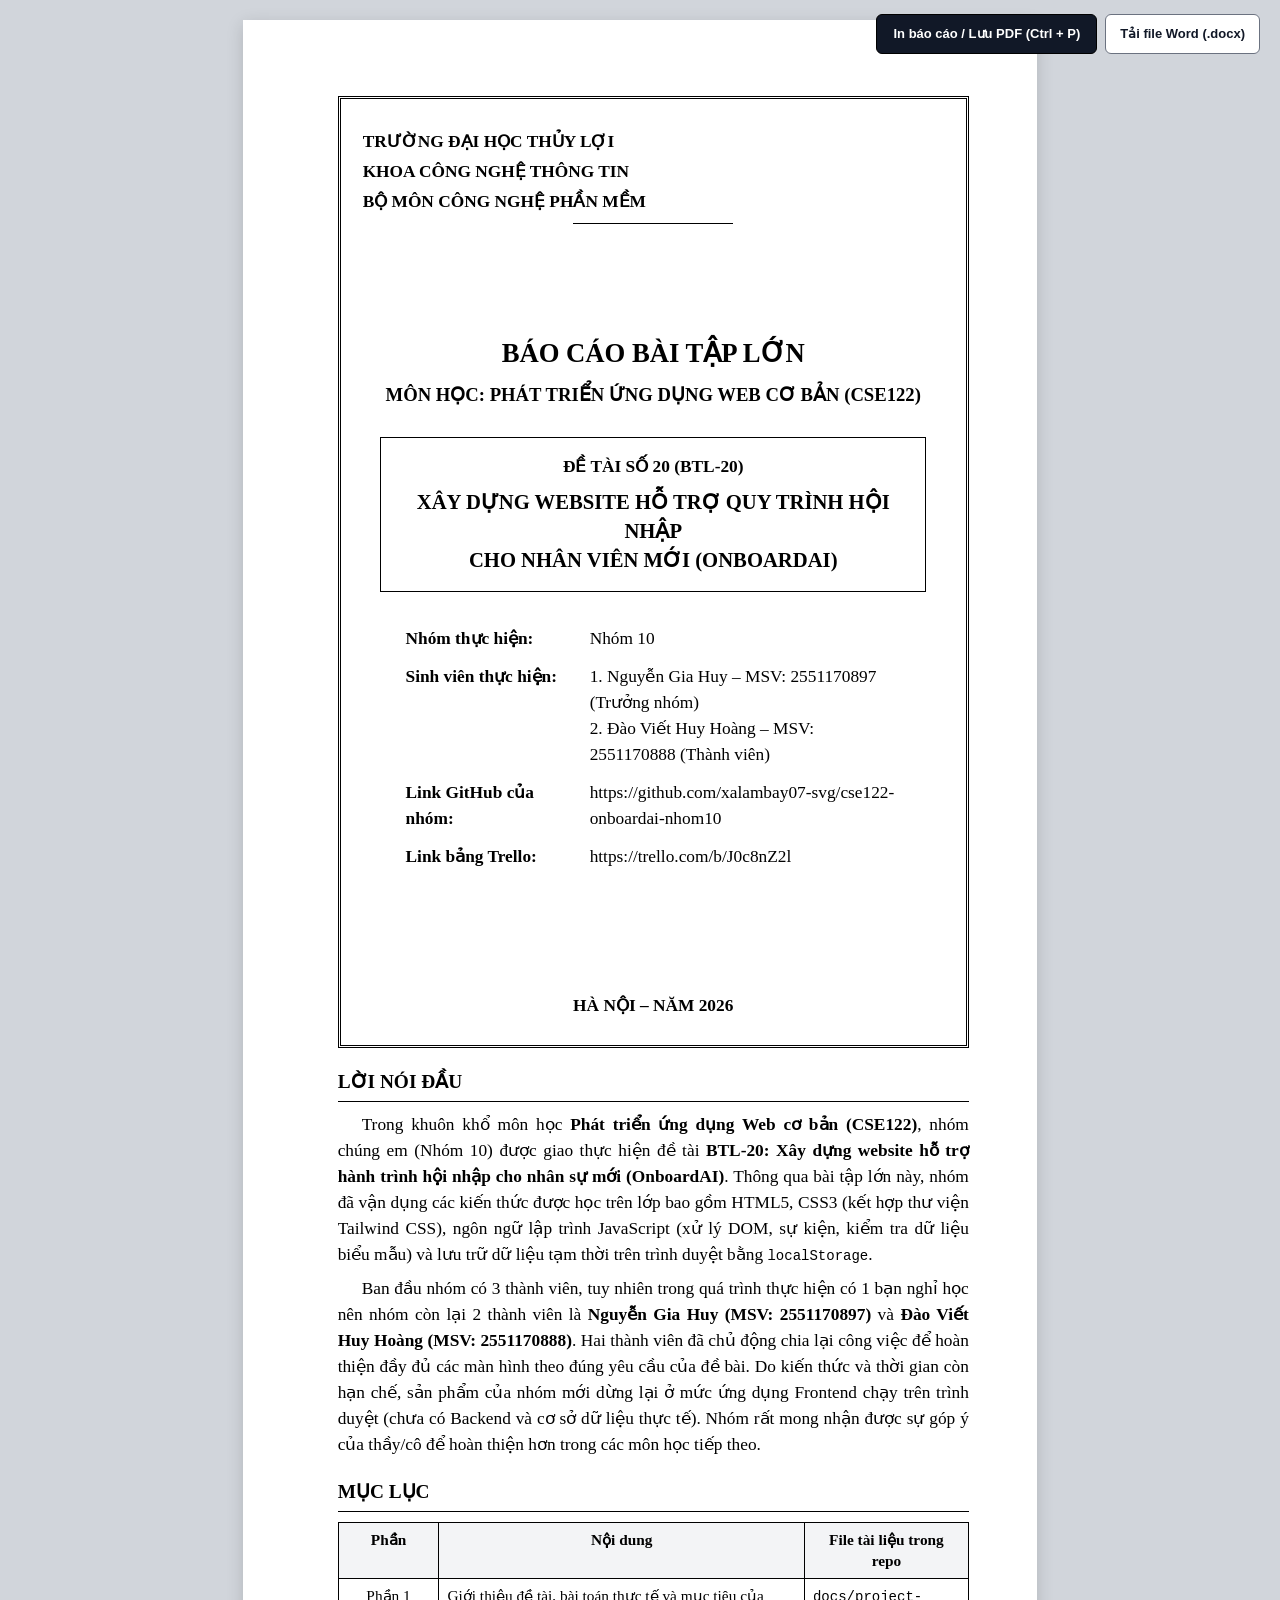
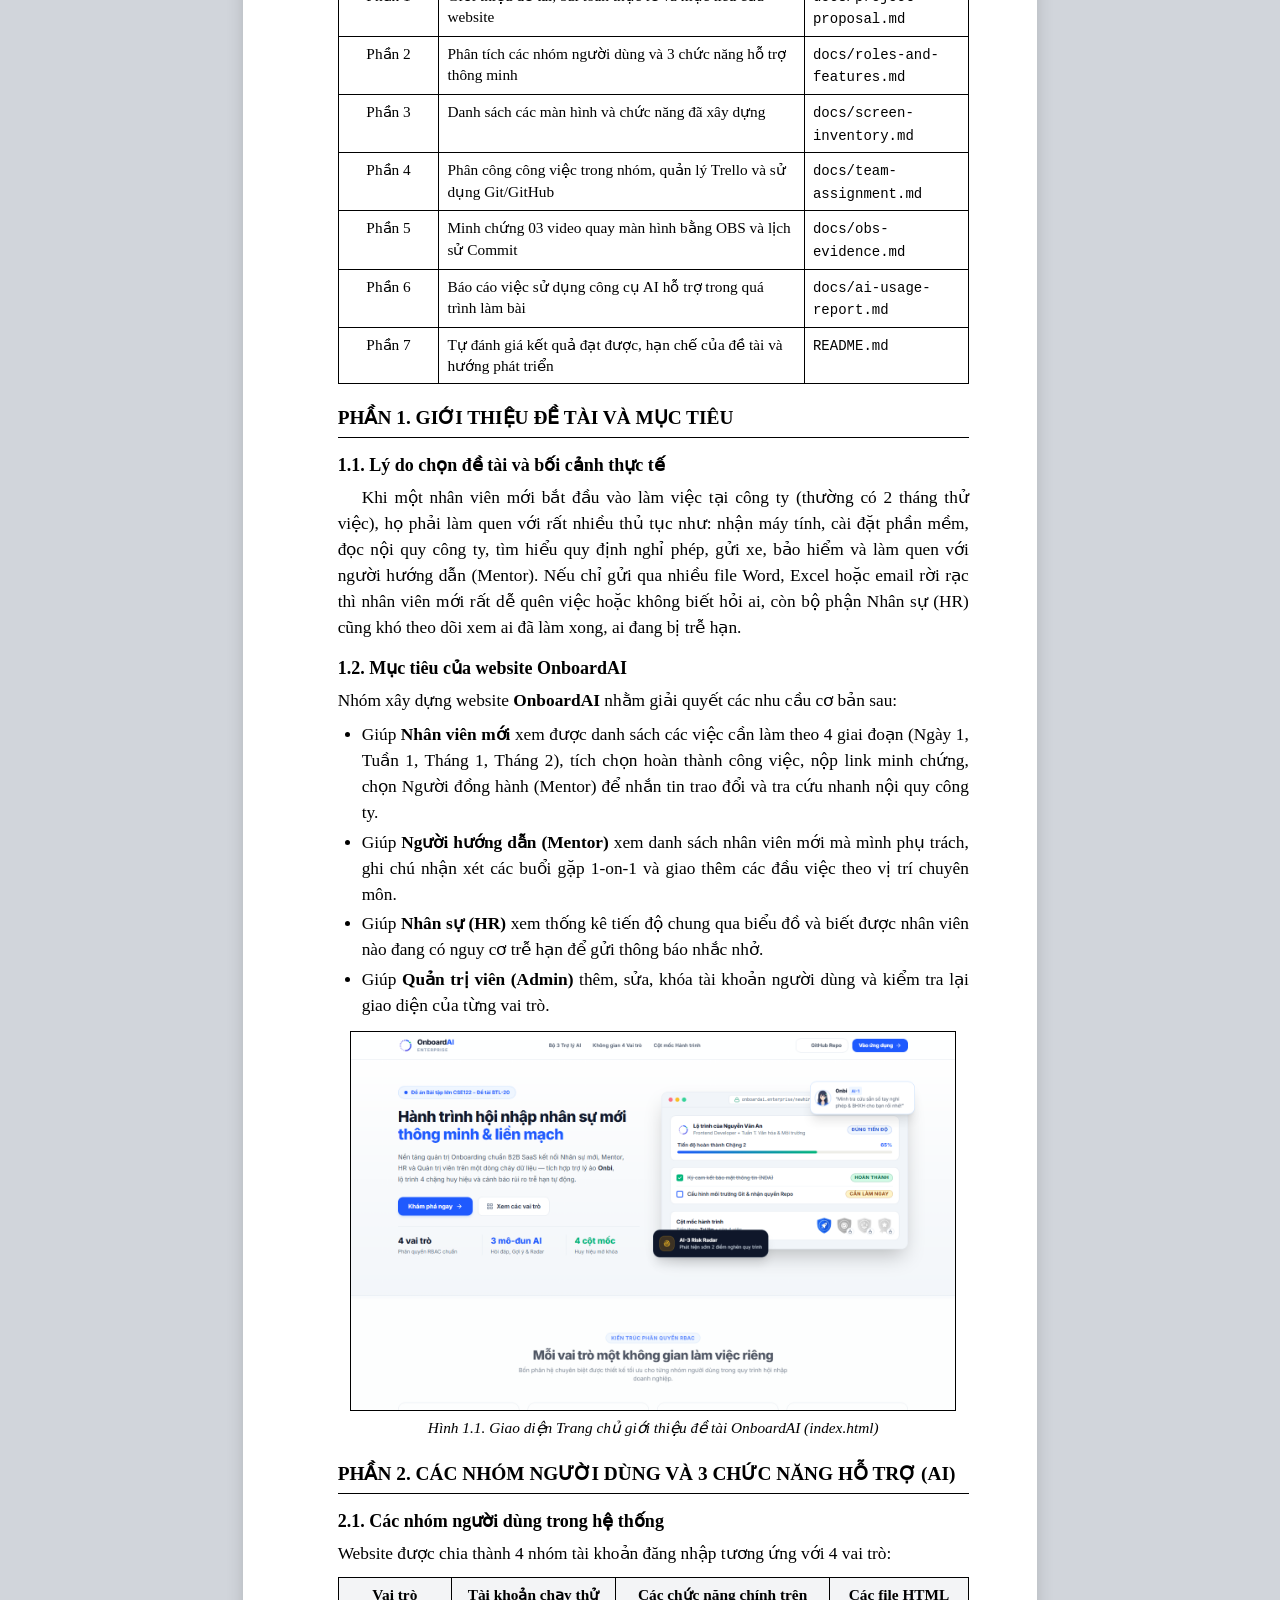
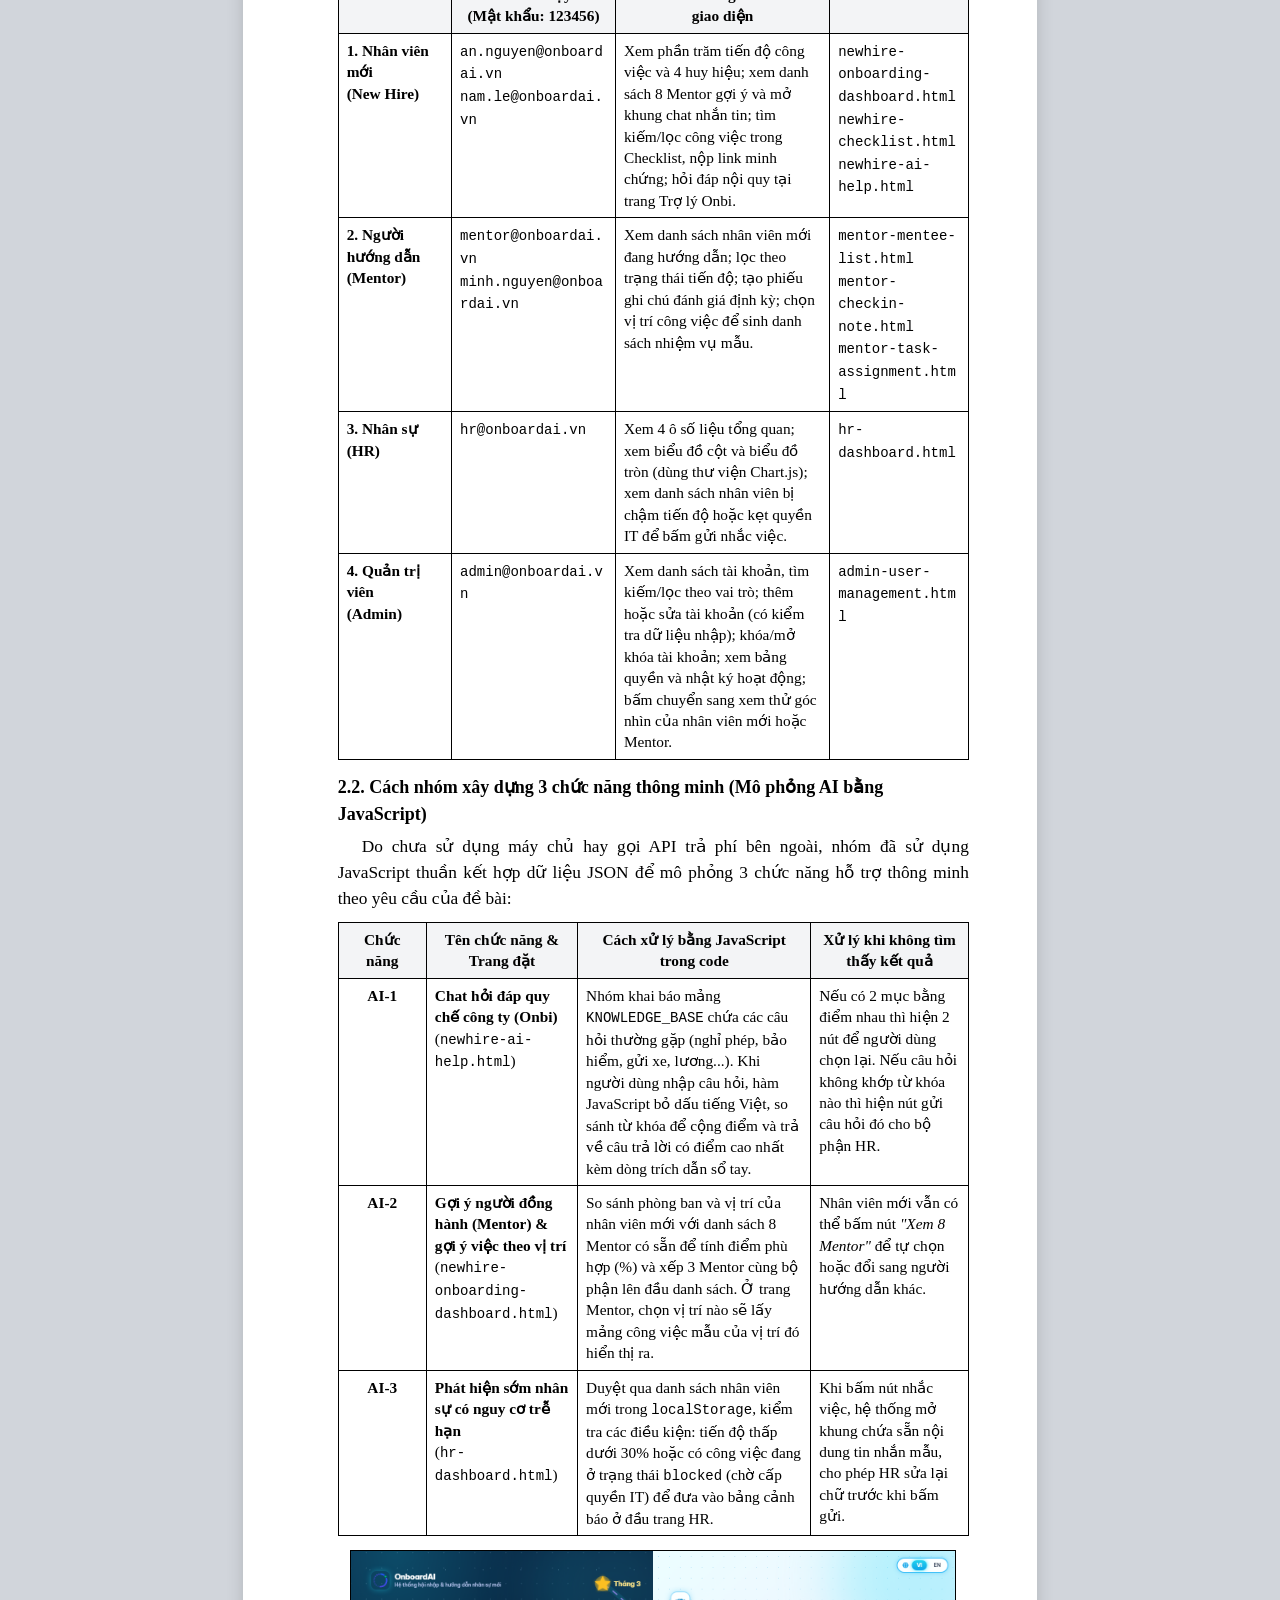
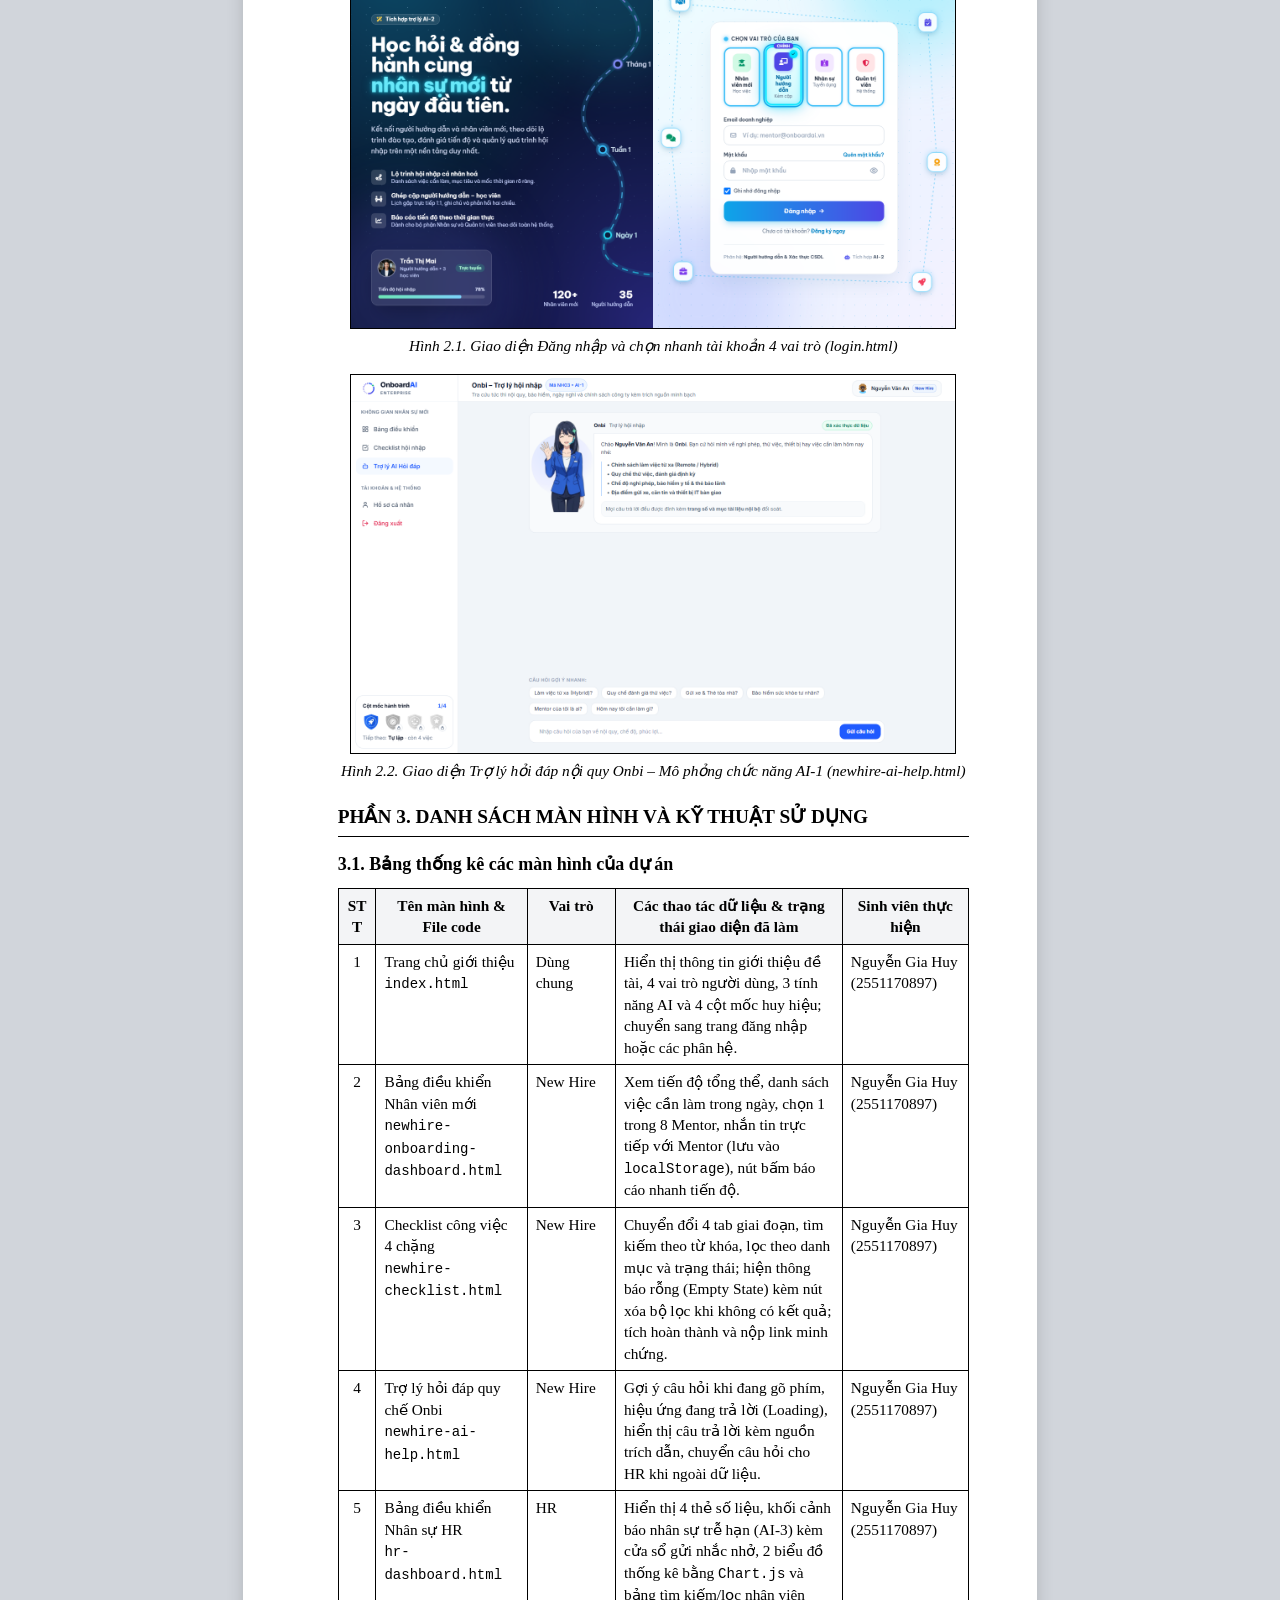
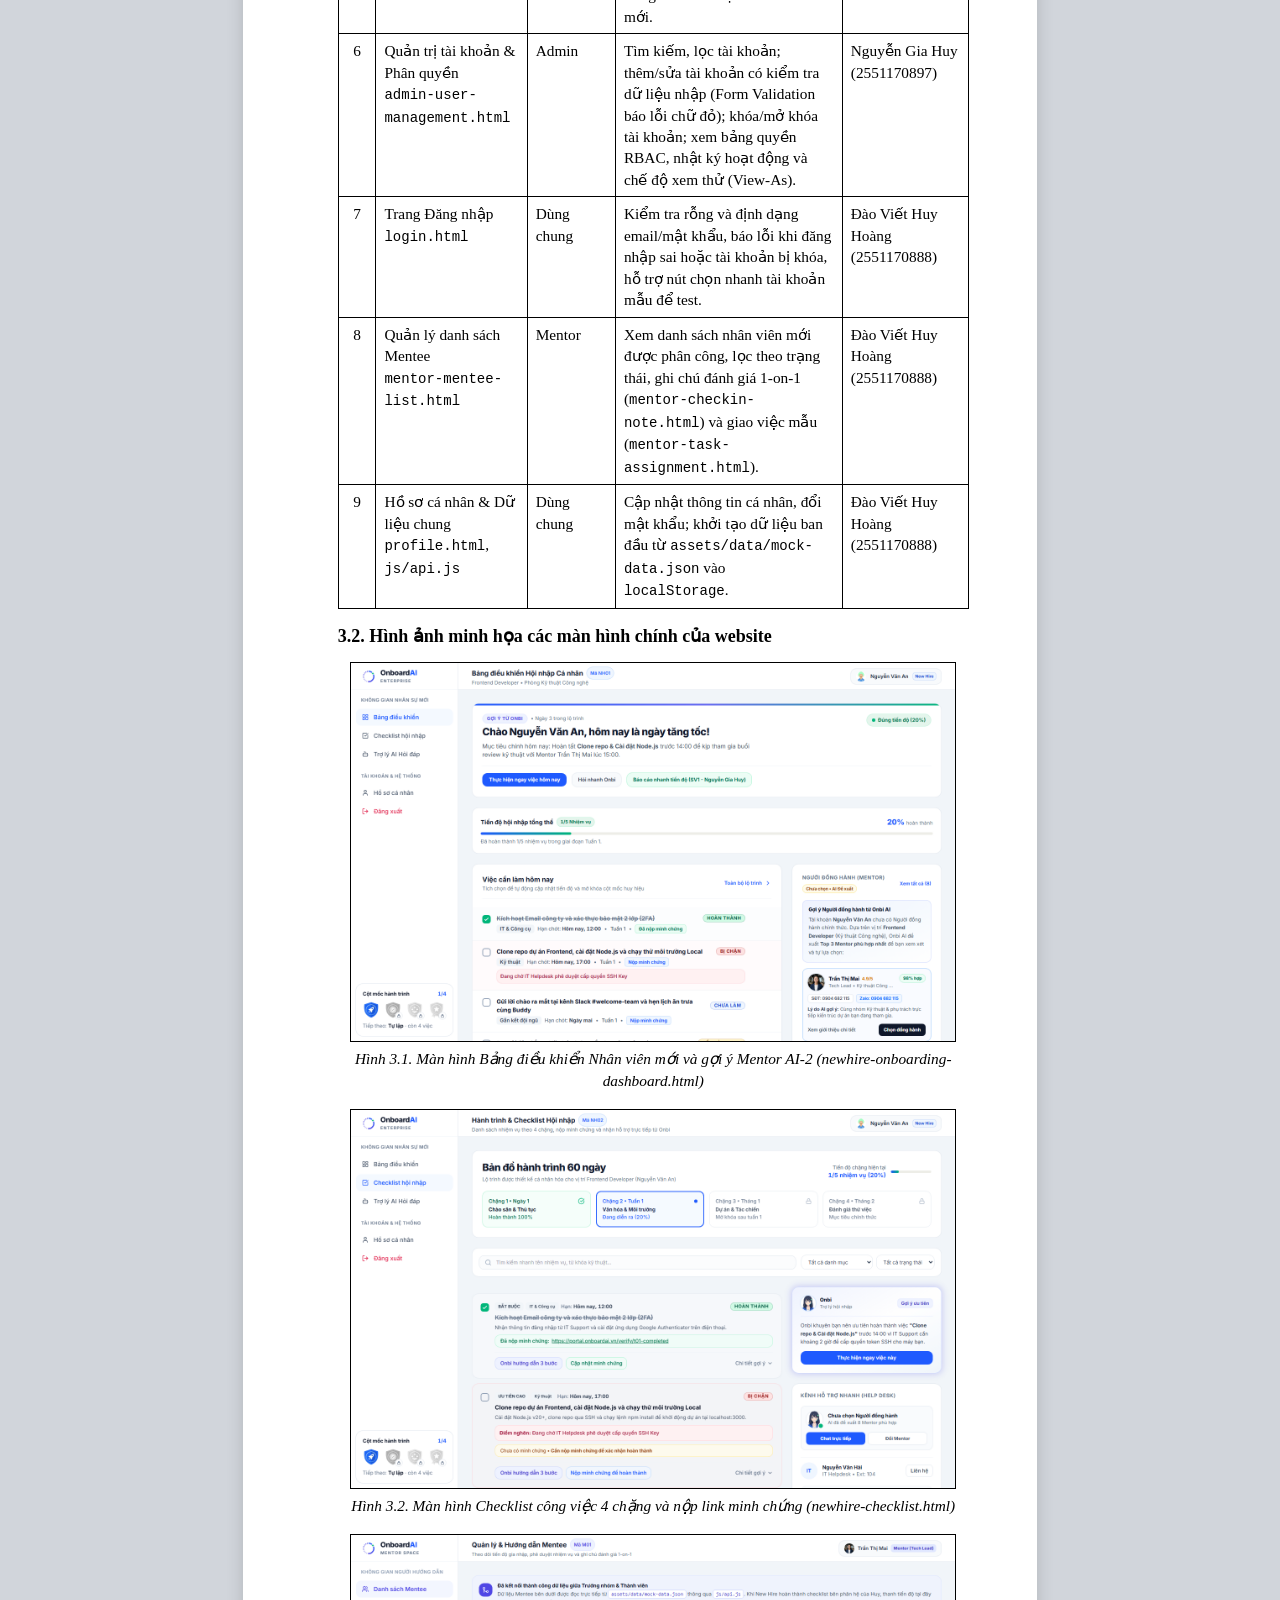
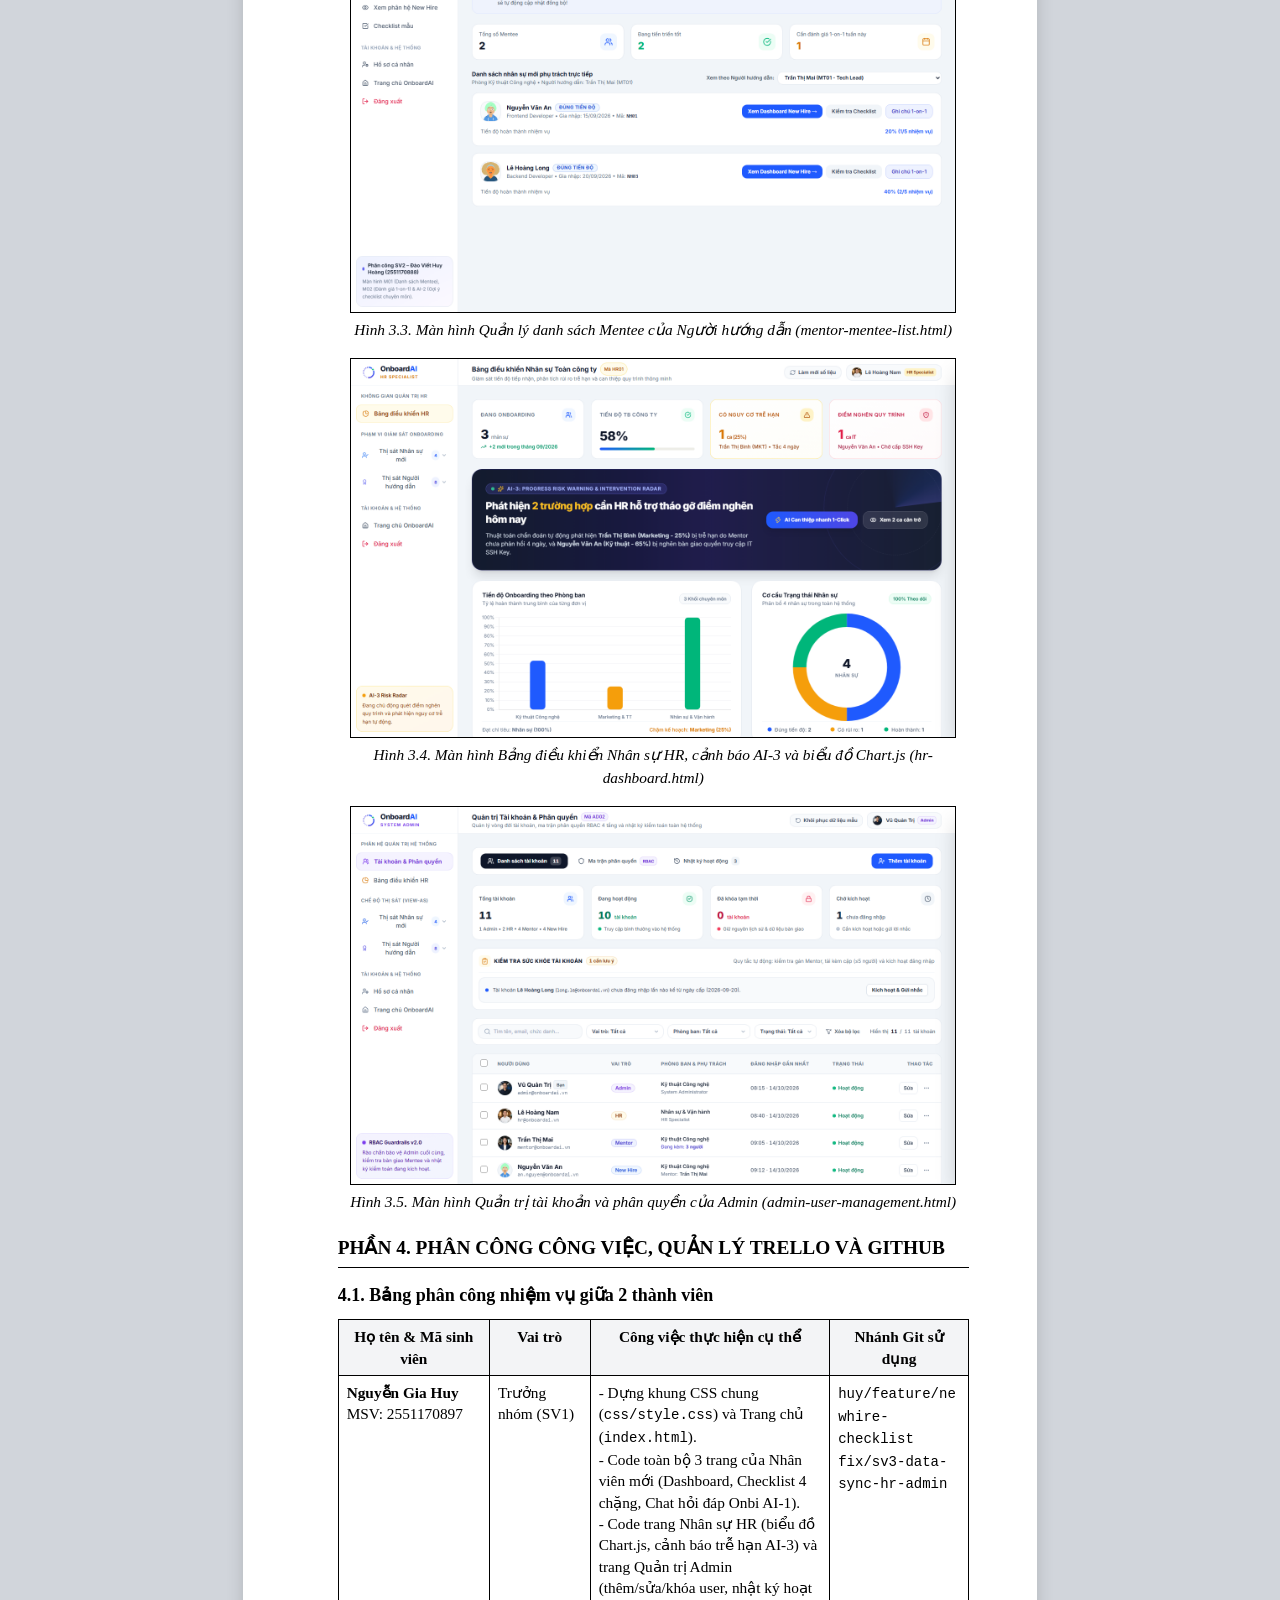
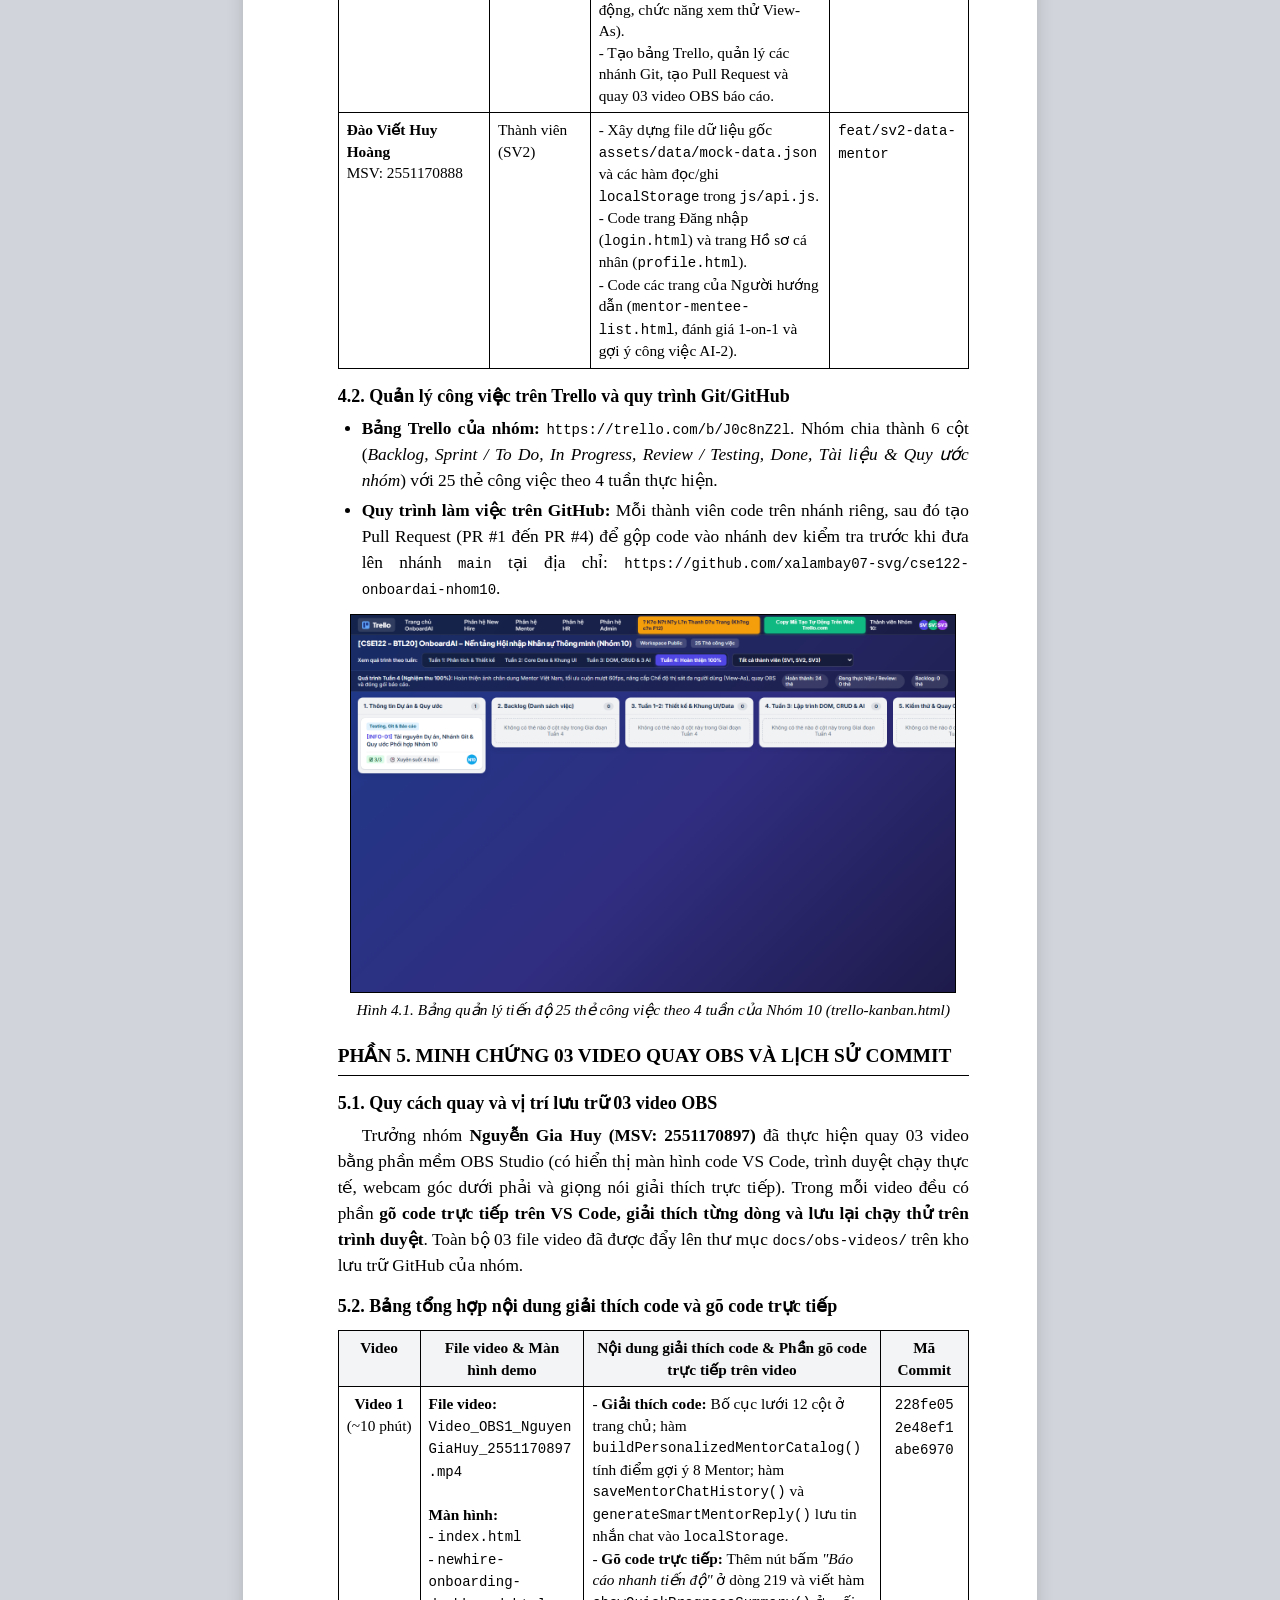
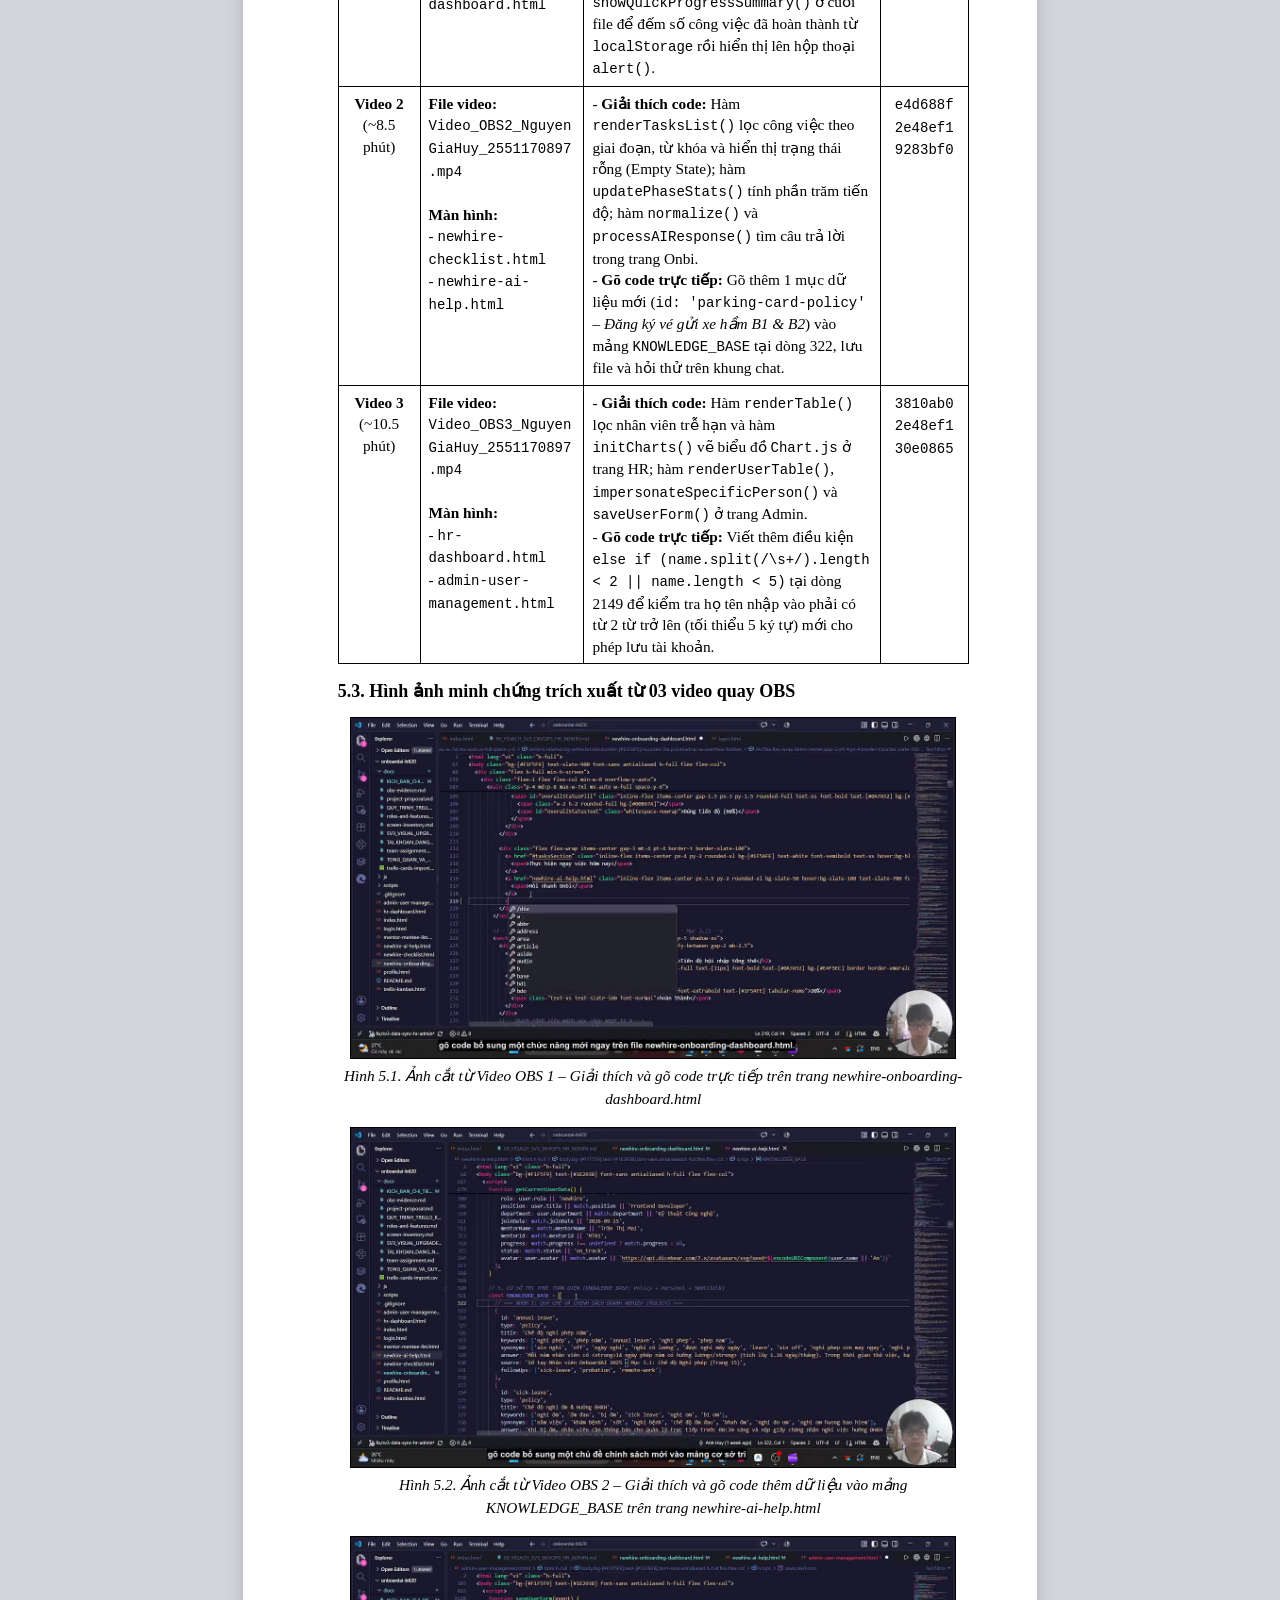
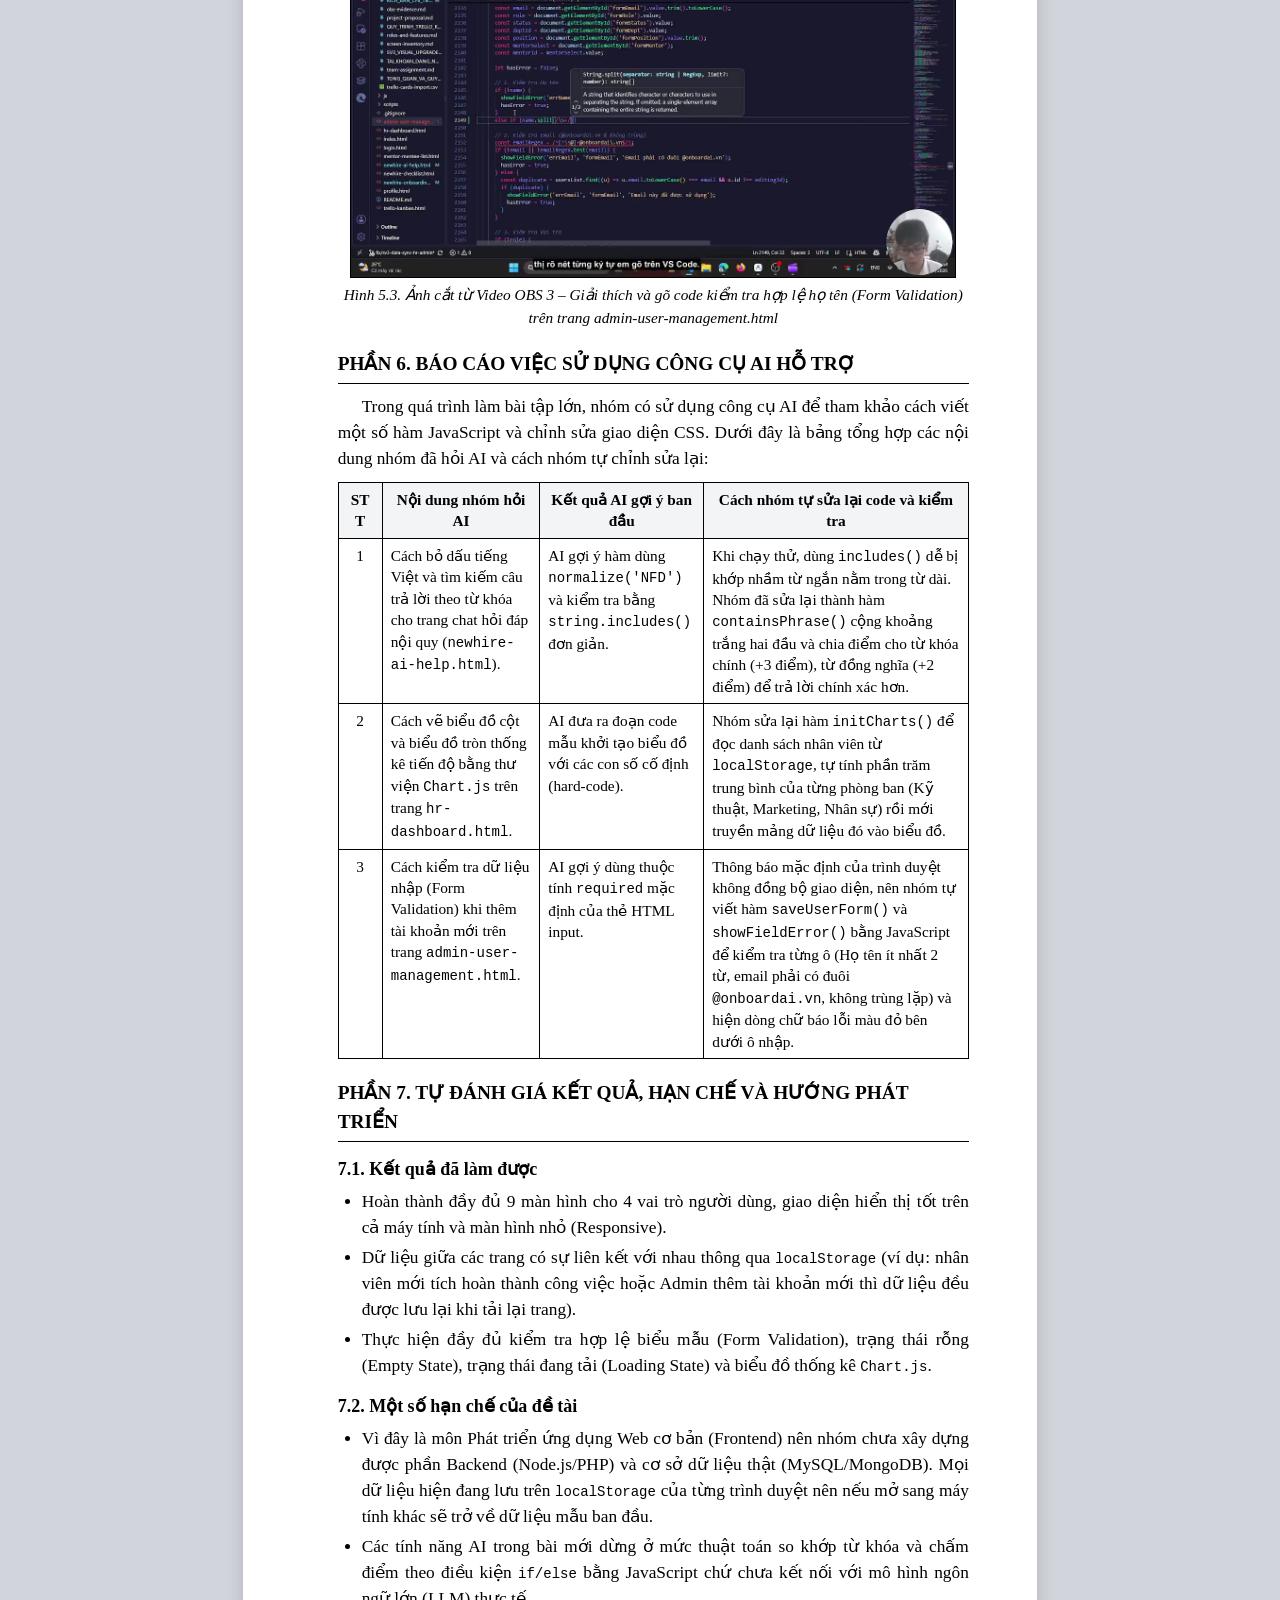
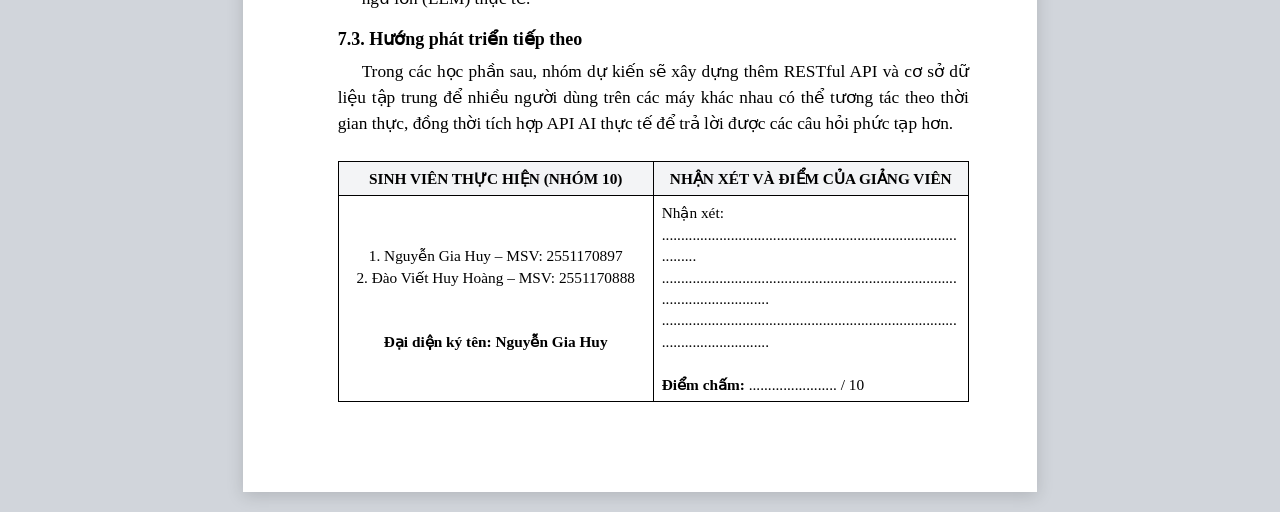
<file: bao-cao-in.html>
<!DOCTYPE html>
<html lang="vi">
<head>
  <meta charset="UTF-8">
  <meta name="viewport" content="width=device-width, initial-scale=1.0">
  <title>Báo cáo Bài tập lớn môn Phát triển ứng dụng Web cơ bản (CSE122) - Nhóm 10</title>
  <style>
    @page {
      size: A4 portrait;
      margin: 20mm 18mm 20mm 25mm;
    }
    * {
      box-sizing: border-box;
    }
    body {
      font-family: "Times New Roman", Times, serif;
      font-size: 13pt;
      line-height: 1.5;
      color: #000000;
      background: #d1d5db;
      margin: 0;
      padding: 20px 0;
    }
    .page-container {
      width: 210mm;
      max-width: 100%;
      margin: 0 auto;
      background: #ffffff;
      padding: 20mm 18mm 20mm 25mm;
      box-shadow: 0 4px 16px rgba(0, 0, 0, 0.15);
    }
    @media print {
      body {
        background: #ffffff;
        padding: 0;
      }
      .page-container {
        width: 100%;
        margin: 0;
        padding: 0;
        box-shadow: none;
      }
      .no-print {
        display: none !important;
      }
      .page-break {
        page-break-before: always;
        break-before: page;
      }
      tr, .keep-together {
        page-break-inside: avoid;
        break-inside: avoid;
      }
    }

    /* Thanh nút bấm in trên màn hình (ẩn khi in) */
    .print-toolbar {
      position: fixed;
      top: 14px;
      right: 20px;
      z-index: 9999;
      display: flex;
      gap: 8px;
      font-family: Arial, sans-serif;
    }
    .btn-print {
      background: #111827;
      color: #ffffff;
      border: 1px solid #000000;
      padding: 9px 16px;
      border-radius: 6px;
      font-weight: bold;
      font-size: 13px;
      cursor: pointer;
    }
    .btn-print:hover {
      background: #374151;
    }
    .btn-secondary {
      background: #ffffff;
      color: #111827;
      border: 1px solid #6b7280;
      padding: 9px 14px;
      border-radius: 6px;
      font-weight: bold;
      font-size: 13px;
      text-decoration: none;
    }

    /* Trang bìa chuẩn truyền thống sinh viên (Đen trắng hoàn toàn) */
    .cover-page {
      border: 3px double #000000;
      padding: 26px 22px;
      min-height: 252mm;
      display: flex;
      flex-direction: column;
      justify-content: space-between;
      text-align: center;
    }
    .cover-header p {
      margin: 4px 0;
      font-weight: bold;
      text-transform: uppercase;
      font-size: 13pt;
    }
    .cover-line {
      width: 160px;
      height: 1px;
      background: #000000;
      margin: 8px auto;
    }
    .cover-type {
      font-size: 20pt;
      font-weight: bold;
      text-transform: uppercase;
      margin-top: 24px;
    }
    .cover-course {
      font-size: 14pt;
      font-weight: bold;
      margin-top: 8px;
    }
    .cover-topic-box {
      margin: 28px auto;
      padding: 16px 18px;
      border: 1px solid #000000;
      max-width: 94%;
    }
    .cover-topic-label {
      font-size: 13pt;
      font-weight: bold;
      margin-bottom: 8px;
    }
    .cover-topic-title {
      font-size: 15.5pt;
      font-weight: bold;
      text-transform: uppercase;
      line-height: 1.4;
    }
    .cover-meta-table {
      width: 88%;
      margin: 20px auto;
      border-collapse: collapse;
      text-align: left;
      font-size: 13pt;
    }
    .cover-meta-table td {
      padding: 6px 8px;
      border: none;
      vertical-align: top;
    }
    .cover-footer {
      margin-top: 20px;
      font-weight: bold;
      font-size: 13pt;
      text-transform: uppercase;
    }

    /* Tiêu đề chương mục chuẩn báo cáo Word sinh viên */
    h1.chapter-title {
      font-size: 14.5pt;
      font-weight: bold;
      text-transform: uppercase;
      margin-top: 20px;
      margin-bottom: 10px;
      border-bottom: 1px solid #000000;
      padding-bottom: 4px;
    }
    h2.section-title {
      font-size: 13.5pt;
      font-weight: bold;
      margin-top: 14px;
      margin-bottom: 6px;
    }
    h3.sub-title {
      font-size: 13pt;
      font-weight: bold;
      font-style: italic;
      margin-top: 10px;
      margin-bottom: 4px;
    }
    p {
      margin: 6px 0 8px 0;
      text-align: justify;
      text-indent: 0;
    }
    p.indent {
      text-indent: 24px;
    }
    ul, ol {
      margin: 4px 0 10px 24px;
      padding: 0;
    }
    li {
      margin-bottom: 4px;
      text-align: justify;
    }

    /* Bảng kẻ khung đen trắng chuẩn Word */
    table.report-table {
      width: 100%;
      border-collapse: collapse;
      table-layout: fixed;
      margin: 10px 0 14px 0;
      font-size: 11.5pt;
      line-height: 1.4;
      word-wrap: break-word;
      overflow-wrap: break-word;
    }
    table.report-table th,
    table.report-table td {
      border: 1px solid #000000;
      padding: 6px 8px;
      vertical-align: top;
      text-align: left;
      word-wrap: break-word;
      overflow-wrap: break-word;
    }
    table.report-table th {
      background: #f3f4f6;
      font-weight: bold;
      text-align: center;
    }
    .text-center {
      text-align: center !important;
    }
    code {
      font-family: "Courier New", Courier, monospace;
      font-size: 10.5pt;
      word-break: break-word;
      overflow-wrap: anywhere;
    }
    .figure-box {
      margin: 12px auto 16px auto;
      text-align: center;
      page-break-inside: avoid;
      break-inside: avoid;
    }
    .figure-box img {
      max-width: 96%;
      height: auto;
      border: 1px solid #000000;
      display: block;
      margin: 0 auto;
    }
    .figure-caption {
      font-size: 11.5pt;
      font-style: italic;
      text-align: center;
      margin-top: 6px;
      margin-bottom: 4px;
    }
  </style>
</head>
<body>

  <div class="print-toolbar no-print">
    <button class="btn-print" onclick="window.print()">
      In báo cáo / Lưu PDF (Ctrl + P)
    </button>
    <a class="btn-secondary" href="docs/BAO_CAO_BTL_CSE122_NHOM10_ONBOARDAI.docx" download>
      Tải file Word (.docx)
    </a>
  </div>

  <div class="page-container">

    <!-- ==================== TRANG BÌA ==================== -->
    <div class="cover-page">
      <div class="cover-header">
        <p>TRƯỜNG ĐẠI HỌC THỦY LỢI</p>
        <p>KHOA CÔNG NGHỆ THÔNG TIN</p>
        <p>BỘ MÔN CÔNG NGHỆ PHẦN MỀM</p>
        <div class="cover-line"></div>
      </div>

      <div>
        <div class="cover-type">BÁO CÁO BÀI TẬP LỚN</div>
        <div class="cover-course">MÔN HỌC: PHÁT TRIỂN ỨNG DỤNG WEB CƠ BẢN (CSE122)</div>

        <div class="cover-topic-box">
          <div class="cover-topic-label">ĐỀ TÀI SỐ 20 (BTL-20)</div>
          <div class="cover-topic-title">
            XÂY DỰNG WEBSITE HỖ TRỢ QUY TRÌNH HỘI NHẬP<br>
            CHO NHÂN VIÊN MỚI (ONBOARDAI)
          </div>
        </div>

        <table class="cover-meta-table">
          <tr>
            <td style="width: 36%;"><strong>Nhóm thực hiện:</strong></td>
            <td>Nhóm 10</td>
          </tr>
          <tr>
            <td><strong>Sinh viên thực hiện:</strong></td>
            <td>
              1. Nguyễn Gia Huy – MSV: 2551170897 (Trưởng nhóm)<br>
              2. Đào Viết Huy Hoàng – MSV: 2551170888 (Thành viên)
            </td>
          </tr>
          <tr>
            <td><strong>Link GitHub của nhóm:</strong></td>
            <td>https://github.com/xalambay07-svg/cse122-onboardai-nhom10</td>
          </tr>
          <tr>
            <td><strong>Link bảng Trello:</strong></td>
            <td>https://trello.com/b/J0c8nZ2l</td>
          </tr>
        </table>
      </div>

      <div class="cover-footer">
        HÀ NỘI – NĂM 2026
      </div>
    </div>

    <!-- ==================== LỜI NÓI ĐẦU & MỤC LỤC ==================== -->
    <div class="page-break"></div>

    <h1 class="chapter-title">LỜI NÓI ĐẦU</h1>
    <p class="indent">
      Trong khuôn khổ môn học <strong>Phát triển ứng dụng Web cơ bản (CSE122)</strong>, nhóm chúng em (Nhóm 10) được giao thực hiện đề tài <strong>BTL-20: Xây dựng website hỗ trợ hành trình hội nhập cho nhân sự mới (OnboardAI)</strong>. Thông qua bài tập lớn này, nhóm đã vận dụng các kiến thức được học trên lớp bao gồm HTML5, CSS3 (kết hợp thư viện Tailwind CSS), ngôn ngữ lập trình JavaScript (xử lý DOM, sự kiện, kiểm tra dữ liệu biểu mẫu) và lưu trữ dữ liệu tạm thời trên trình duyệt bằng <code>localStorage</code>.
    </p>
    <p class="indent">
      Ban đầu nhóm có 3 thành viên, tuy nhiên trong quá trình thực hiện có 1 bạn nghỉ học nên nhóm còn lại 2 thành viên là <strong>Nguyễn Gia Huy (MSV: 2551170897)</strong> và <strong>Đào Viết Huy Hoàng (MSV: 2551170888)</strong>. Hai thành viên đã chủ động chia lại công việc để hoàn thiện đầy đủ các màn hình theo đúng yêu cầu của đề bài. Do kiến thức và thời gian còn hạn chế, sản phẩm của nhóm mới dừng lại ở mức ứng dụng Frontend chạy trên trình duyệt (chưa có Backend và cơ sở dữ liệu thực tế). Nhóm rất mong nhận được sự góp ý của thầy/cô để hoàn thiện hơn trong các môn học tiếp theo.
    </p>

    <h1 class="chapter-title">MỤC LỤC</h1>
    <table class="report-table">
      <thead>
        <tr>
          <th style="width: 16%;">Phần</th>
          <th>Nội dung</th>
          <th style="width: 26%;">File tài liệu trong repo</th>
        </tr>
      </thead>
      <tbody>
        <tr>
          <td class="text-center">Phần 1</td>
          <td>Giới thiệu đề tài, bài toán thực tế và mục tiêu của website</td>
          <td><code>docs/project-proposal.md</code></td>
        </tr>
        <tr>
          <td class="text-center">Phần 2</td>
          <td>Phân tích các nhóm người dùng và 3 chức năng hỗ trợ thông minh</td>
          <td><code>docs/roles-and-features.md</code></td>
        </tr>
        <tr>
          <td class="text-center">Phần 3</td>
          <td>Danh sách các màn hình và chức năng đã xây dựng</td>
          <td><code>docs/screen-inventory.md</code></td>
        </tr>
        <tr>
          <td class="text-center">Phần 4</td>
          <td>Phân công công việc trong nhóm, quản lý Trello và sử dụng Git/GitHub</td>
          <td><code>docs/team-assignment.md</code></td>
        </tr>
        <tr>
          <td class="text-center">Phần 5</td>
          <td>Minh chứng 03 video quay màn hình bằng OBS và lịch sử Commit</td>
          <td><code>docs/obs-evidence.md</code></td>
        </tr>
        <tr>
          <td class="text-center">Phần 6</td>
          <td>Báo cáo việc sử dụng công cụ AI hỗ trợ trong quá trình làm bài</td>
          <td><code>docs/ai-usage-report.md</code></td>
        </tr>
        <tr>
          <td class="text-center">Phần 7</td>
          <td>Tự đánh giá kết quả đạt được, hạn chế của đề tài và hướng phát triển</td>
          <td><code>README.md</code></td>
        </tr>
      </tbody>
    </table>

    <!-- ==================== PHẦN 1 ==================== -->
    <h1 class="chapter-title">PHẦN 1. GIỚI THIỆU ĐỀ TÀI VÀ MỤC TIÊU</h1>

    <h2 class="section-title">1.1. Lý do chọn đề tài và bối cảnh thực tế</h2>
    <p class="indent">
      Khi một nhân viên mới bắt đầu vào làm việc tại công ty (thường có 2 tháng thử việc), họ phải làm quen với rất nhiều thủ tục như: nhận máy tính, cài đặt phần mềm, đọc nội quy công ty, tìm hiểu quy định nghỉ phép, gửi xe, bảo hiểm và làm quen với người hướng dẫn (Mentor). Nếu chỉ gửi qua nhiều file Word, Excel hoặc email rời rạc thì nhân viên mới rất dễ quên việc hoặc không biết hỏi ai, còn bộ phận Nhân sự (HR) cũng khó theo dõi xem ai đã làm xong, ai đang bị trễ hạn.
    </p>

    <h2 class="section-title">1.2. Mục tiêu của website OnboardAI</h2>
    <p>Nhóm xây dựng website <strong>OnboardAI</strong> nhằm giải quyết các nhu cầu cơ bản sau:</p>
    <ul>
      <li>Giúp <strong>Nhân viên mới</strong> xem được danh sách các việc cần làm theo 4 giai đoạn (Ngày 1, Tuần 1, Tháng 1, Tháng 2), tích chọn hoàn thành công việc, nộp link minh chứng, chọn Người đồng hành (Mentor) để nhắn tin trao đổi và tra cứu nhanh nội quy công ty.</li>
      <li>Giúp <strong>Người hướng dẫn (Mentor)</strong> xem danh sách nhân viên mới mà mình phụ trách, ghi chú nhận xét các buổi gặp 1-on-1 và giao thêm các đầu việc theo vị trí chuyên môn.</li>
      <li>Giúp <strong>Nhân sự (HR)</strong> xem thống kê tiến độ chung qua biểu đồ và biết được nhân viên nào đang có nguy cơ trễ hạn để gửi thông báo nhắc nhở.</li>
      <li>Giúp <strong>Quản trị viên (Admin)</strong> thêm, sửa, khóa tài khoản người dùng và kiểm tra lại giao diện của từng vai trò.</li>
    </ul>

    <div class="figure-box">
      <img src="docs/report-images/fig_1_index.png" alt="Giao diện Trang chủ giới thiệu hệ thống OnboardAI">
      <p class="figure-caption">Hình 1.1. Giao diện Trang chủ giới thiệu đề tài OnboardAI (index.html)</p>
    </div>

    <!-- ==================== PHẦN 2 ==================== -->
    <div class="page-break"></div>
    <h1 class="chapter-title">PHẦN 2. CÁC NHÓM NGƯỜI DÙNG VÀ 3 CHỨC NĂNG HỖ TRỢ (AI)</h1>

    <h2 class="section-title">2.1. Các nhóm người dùng trong hệ thống</h2>
    <p>Website được chia thành 4 nhóm tài khoản đăng nhập tương ứng với 4 vai trò:</p>
    <table class="report-table">
      <thead>
        <tr>
          <th style="width: 18%;">Vai trò</th>
          <th style="width: 26%;">Tài khoản chạy thử<br>(Mật khẩu: 123456)</th>
          <th>Các chức năng chính trên giao diện</th>
          <th style="width: 22%;">Các file HTML</th>
        </tr>
      </thead>
      <tbody>
        <tr>
          <td><strong>1. Nhân viên mới<br>(New Hire)</strong></td>
          <td><code>an.nguyen@onboardai.vn</code><br><code>nam.le@onboardai.vn</code></td>
          <td>Xem phần trăm tiến độ công việc và 4 huy hiệu; xem danh sách 8 Mentor gợi ý và mở khung chat nhắn tin; tìm kiếm/lọc công việc trong Checklist, nộp link minh chứng; hỏi đáp nội quy tại trang Trợ lý Onbi.</td>
          <td><code>newhire-onboarding-dashboard.html</code><br><code>newhire-checklist.html</code><br><code>newhire-ai-help.html</code></td>
        </tr>
        <tr>
          <td><strong>2. Người hướng dẫn<br>(Mentor)</strong></td>
          <td><code>mentor@onboardai.vn</code><br><code>minh.nguyen@onboardai.vn</code></td>
          <td>Xem danh sách nhân viên mới đang hướng dẫn; lọc theo trạng thái tiến độ; tạo phiếu ghi chú đánh giá định kỳ; chọn vị trí công việc để sinh danh sách nhiệm vụ mẫu.</td>
          <td><code>mentor-mentee-list.html</code><br><code>mentor-checkin-note.html</code><br><code>mentor-task-assignment.html</code></td>
        </tr>
        <tr>
          <td><strong>3. Nhân sự<br>(HR)</strong></td>
          <td><code>hr@onboardai.vn</code></td>
          <td>Xem 4 ô số liệu tổng quan; xem biểu đồ cột và biểu đồ tròn (dùng thư viện Chart.js); xem danh sách nhân viên bị chậm tiến độ hoặc kẹt quyền IT để bấm gửi nhắc việc.</td>
          <td><code>hr-dashboard.html</code></td>
        </tr>
        <tr>
          <td><strong>4. Quản trị viên<br>(Admin)</strong></td>
          <td><code>admin@onboardai.vn</code></td>
          <td>Xem danh sách tài khoản, tìm kiếm/lọc theo vai trò; thêm hoặc sửa tài khoản (có kiểm tra dữ liệu nhập); khóa/mở khóa tài khoản; xem bảng quyền và nhật ký hoạt động; bấm chuyển sang xem thử góc nhìn của nhân viên mới hoặc Mentor.</td>
          <td><code>admin-user-management.html</code></td>
        </tr>
      </tbody>
    </table>

    <h2 class="section-title">2.2. Cách nhóm xây dựng 3 chức năng thông minh (Mô phỏng AI bằng JavaScript)</h2>
    <p class="indent">
      Do chưa sử dụng máy chủ hay gọi API trả phí bên ngoài, nhóm đã sử dụng JavaScript thuần kết hợp dữ liệu JSON để mô phỏng 3 chức năng hỗ trợ thông minh theo yêu cầu của đề bài:
    </p>
    <table class="report-table">
      <thead>
        <tr>
          <th style="width: 14%;">Chức năng</th>
          <th style="width: 24%;">Tên chức năng &amp; Trang đặt</th>
          <th>Cách xử lý bằng JavaScript trong code</th>
          <th style="width: 25%;">Xử lý khi không tìm thấy kết quả</th>
        </tr>
      </thead>
      <tbody>
        <tr>
          <td class="text-center"><strong>AI-1</strong></td>
          <td><strong>Chat hỏi đáp quy chế công ty (Onbi)</strong><br>(<code>newhire-ai-help.html</code>)</td>
          <td>Nhóm khai báo mảng <code>KNOWLEDGE_BASE</code> chứa các câu hỏi thường gặp (nghỉ phép, bảo hiểm, gửi xe, lương...). Khi người dùng nhập câu hỏi, hàm JavaScript bỏ dấu tiếng Việt, so sánh từ khóa để cộng điểm và trả về câu trả lời có điểm cao nhất kèm dòng trích dẫn sổ tay.</td>
          <td>Nếu có 2 mục bằng điểm nhau thì hiện 2 nút để người dùng chọn lại. Nếu câu hỏi không khớp từ khóa nào thì hiện nút gửi câu hỏi đó cho bộ phận HR.</td>
        </tr>
        <tr>
          <td class="text-center"><strong>AI-2</strong></td>
          <td><strong>Gợi ý người đồng hành (Mentor) &amp; gợi ý việc theo vị trí</strong><br>(<code>newhire-onboarding-dashboard.html</code>)</td>
          <td>So sánh phòng ban và vị trí của nhân viên mới với danh sách 8 Mentor có sẵn để tính điểm phù hợp (%) và xếp 3 Mentor cùng bộ phận lên đầu danh sách. Ở trang Mentor, chọn vị trí nào sẽ lấy mảng công việc mẫu của vị trí đó hiển thị ra.</td>
          <td>Nhân viên mới vẫn có thể bấm nút <em>"Xem 8 Mentor"</em> để tự chọn hoặc đổi sang người hướng dẫn khác.</td>
        </tr>
        <tr>
          <td class="text-center"><strong>AI-3</strong></td>
          <td><strong>Phát hiện sớm nhân sự có nguy cơ trễ hạn</strong><br>(<code>hr-dashboard.html</code>)</td>
          <td>Duyệt qua danh sách nhân viên mới trong <code>localStorage</code>, kiểm tra các điều kiện: tiến độ thấp dưới 30% hoặc có công việc đang ở trạng thái <code>blocked</code> (chờ cấp quyền IT) để đưa vào bảng cảnh báo ở đầu trang HR.</td>
          <td>Khi bấm nút nhắc việc, hệ thống mở khung chứa sẵn nội dung tin nhắn mẫu, cho phép HR sửa lại chữ trước khi bấm gửi.</td>
        </tr>
      </tbody>
    </table>

    <div class="figure-box">
      <img src="docs/report-images/fig_2_login.png" alt="Giao diện Đăng nhập phân quyền 4 vai trò">
      <p class="figure-caption">Hình 2.1. Giao diện Đăng nhập và chọn nhanh tài khoản 4 vai trò (login.html)</p>
    </div>

    <div class="figure-box">
      <img src="docs/report-images/fig_5_newhire_ai_help.png" alt="Giao diện Trợ lý hỏi đáp quy chế Onbi">
      <p class="figure-caption">Hình 2.2. Giao diện Trợ lý hỏi đáp nội quy Onbi – Mô phỏng chức năng AI-1 (newhire-ai-help.html)</p>
    </div>

    <!-- ==================== PHẦN 3 ==================== -->
    <div class="page-break"></div>
    <h1 class="chapter-title">PHẦN 3. DANH SÁCH MÀN HÌNH VÀ KỸ THUẬT SỬ DỤNG</h1>

    <h2 class="section-title">3.1. Bảng thống kê các màn hình của dự án</h2>
    <table class="report-table">
      <thead>
        <tr>
          <th style="width: 6%;">STT</th>
          <th style="width: 24%;">Tên màn hình &amp; File code</th>
          <th style="width: 14%;">Vai trò</th>
          <th>Các thao tác dữ liệu &amp; trạng thái giao diện đã làm</th>
          <th style="width: 20%;">Sinh viên thực hiện</th>
        </tr>
      </thead>
      <tbody>
        <tr>
          <td class="text-center">1</td>
          <td>Trang chủ giới thiệu<br><code>index.html</code></td>
          <td>Dùng chung</td>
          <td>Hiển thị thông tin giới thiệu đề tài, 4 vai trò người dùng, 3 tính năng AI và 4 cột mốc huy hiệu; chuyển sang trang đăng nhập hoặc các phân hệ.</td>
          <td>Nguyễn Gia Huy<br>(2551170897)</td>
        </tr>
        <tr>
          <td class="text-center">2</td>
          <td>Bảng điều khiển Nhân viên mới<br><code>newhire-onboarding-dashboard.html</code></td>
          <td>New Hire</td>
          <td>Xem tiến độ tổng thể, danh sách việc cần làm trong ngày, chọn 1 trong 8 Mentor, nhắn tin trực tiếp với Mentor (lưu vào <code>localStorage</code>), nút bấm báo cáo nhanh tiến độ.</td>
          <td>Nguyễn Gia Huy<br>(2551170897)</td>
        </tr>
        <tr>
          <td class="text-center">3</td>
          <td>Checklist công việc 4 chặng<br><code>newhire-checklist.html</code></td>
          <td>New Hire</td>
          <td>Chuyển đổi 4 tab giai đoạn, tìm kiếm theo từ khóa, lọc theo danh mục và trạng thái; hiện thông báo rỗng (Empty State) kèm nút xóa bộ lọc khi không có kết quả; tích hoàn thành và nộp link minh chứng.</td>
          <td>Nguyễn Gia Huy<br>(2551170897)</td>
        </tr>
        <tr>
          <td class="text-center">4</td>
          <td>Trợ lý hỏi đáp quy chế Onbi<br><code>newhire-ai-help.html</code></td>
          <td>New Hire</td>
          <td>Gợi ý câu hỏi khi đang gõ phím, hiệu ứng đang trả lời (Loading), hiển thị câu trả lời kèm nguồn trích dẫn, chuyển câu hỏi cho HR khi ngoài dữ liệu.</td>
          <td>Nguyễn Gia Huy<br>(2551170897)</td>
        </tr>
        <tr>
          <td class="text-center">5</td>
          <td>Bảng điều khiển Nhân sự HR<br><code>hr-dashboard.html</code></td>
          <td>HR</td>
          <td>Hiển thị 4 thẻ số liệu, khối cảnh báo nhân sự trễ hạn (AI-3) kèm cửa sổ gửi nhắc nhở, 2 biểu đồ thống kê bằng <code>Chart.js</code> và bảng tìm kiếm/lọc nhân viên mới.</td>
          <td>Nguyễn Gia Huy<br>(2551170897)</td>
        </tr>
        <tr>
          <td class="text-center">6</td>
          <td>Quản trị tài khoản &amp; Phân quyền<br><code>admin-user-management.html</code></td>
          <td>Admin</td>
          <td>Tìm kiếm, lọc tài khoản; thêm/sửa tài khoản có kiểm tra dữ liệu nhập (Form Validation báo lỗi chữ đỏ); khóa/mở khóa tài khoản; xem bảng quyền RBAC, nhật ký hoạt động và chế độ xem thử (View-As).</td>
          <td>Nguyễn Gia Huy<br>(2551170897)</td>
        </tr>
        <tr>
          <td class="text-center">7</td>
          <td>Trang Đăng nhập<br><code>login.html</code></td>
          <td>Dùng chung</td>
          <td>Kiểm tra rỗng và định dạng email/mật khẩu, báo lỗi khi đăng nhập sai hoặc tài khoản bị khóa, hỗ trợ nút chọn nhanh tài khoản mẫu để test.</td>
          <td>Đào Viết Huy Hoàng<br>(2551170888)</td>
        </tr>
        <tr>
          <td class="text-center">8</td>
          <td>Quản lý danh sách Mentee<br><code>mentor-mentee-list.html</code></td>
          <td>Mentor</td>
          <td>Xem danh sách nhân viên mới được phân công, lọc theo trạng thái, ghi chú đánh giá 1-on-1 (<code>mentor-checkin-note.html</code>) và giao việc mẫu (<code>mentor-task-assignment.html</code>).</td>
          <td>Đào Viết Huy Hoàng<br>(2551170888)</td>
        </tr>
        <tr>
          <td class="text-center">9</td>
          <td>Hồ sơ cá nhân &amp; Dữ liệu chung<br><code>profile.html</code>, <code>js/api.js</code></td>
          <td>Dùng chung</td>
          <td>Cập nhật thông tin cá nhân, đổi mật khẩu; khởi tạo dữ liệu ban đầu từ <code>assets/data/mock-data.json</code> vào <code>localStorage</code>.</td>
          <td>Đào Viết Huy Hoàng<br>(2551170888)</td>
        </tr>
      </tbody>
    </table>

    <h2 class="section-title">3.2. Hình ảnh minh họa các màn hình chính của website</h2>

    <div class="figure-box">
      <img src="docs/report-images/fig_3_newhire_dashboard.png" alt="Màn hình Bảng điều khiển Nhân viên mới">
      <p class="figure-caption">Hình 3.1. Màn hình Bảng điều khiển Nhân viên mới và gợi ý Mentor AI-2 (newhire-onboarding-dashboard.html)</p>
    </div>

    <div class="figure-box">
      <img src="docs/report-images/fig_4_newhire_checklist.png" alt="Màn hình Checklist công việc 4 chặng">
      <p class="figure-caption">Hình 3.2. Màn hình Checklist công việc 4 chặng và nộp link minh chứng (newhire-checklist.html)</p>
    </div>

    <div class="figure-box">
      <img src="docs/report-images/fig_6_mentor_list.png" alt="Màn hình Quản lý danh sách Mentee">
      <p class="figure-caption">Hình 3.3. Màn hình Quản lý danh sách Mentee của Người hướng dẫn (mentor-mentee-list.html)</p>
    </div>

    <div class="figure-box">
      <img src="docs/report-images/fig_7_hr_dashboard.png" alt="Màn hình Bảng điều khiển Nhân sự HR">
      <p class="figure-caption">Hình 3.4. Màn hình Bảng điều khiển Nhân sự HR, cảnh báo AI-3 và biểu đồ Chart.js (hr-dashboard.html)</p>
    </div>

    <div class="figure-box">
      <img src="docs/report-images/fig_8_admin_users.png" alt="Màn hình Quản trị tài khoản Admin">
      <p class="figure-caption">Hình 3.5. Màn hình Quản trị tài khoản và phân quyền của Admin (admin-user-management.html)</p>
    </div>

    <!-- ==================== PHẦN 4 ==================== -->
    <h1 class="chapter-title">PHẦN 4. PHÂN CÔNG CÔNG VIỆC, QUẢN LÝ TRELLO VÀ GITHUB</h1>

    <h2 class="section-title">4.1. Bảng phân công nhiệm vụ giữa 2 thành viên</h2>
    <table class="report-table">
      <thead>
        <tr>
          <th style="width: 24%;">Họ tên &amp; Mã sinh viên</th>
          <th style="width: 16%;">Vai trò</th>
          <th>Công việc thực hiện cụ thể</th>
          <th style="width: 22%;">Nhánh Git sử dụng</th>
        </tr>
      </thead>
      <tbody>
        <tr>
          <td><strong>Nguyễn Gia Huy</strong><br>MSV: 2551170897</td>
          <td>Trưởng nhóm (SV1)</td>
          <td>
            - Dựng khung CSS chung (<code>css/style.css</code>) và Trang chủ (<code>index.html</code>).<br>
            - Code toàn bộ 3 trang của Nhân viên mới (Dashboard, Checklist 4 chặng, Chat hỏi đáp Onbi AI-1).<br>
            - Code trang Nhân sự HR (biểu đồ Chart.js, cảnh báo trễ hạn AI-3) và trang Quản trị Admin (thêm/sửa/khóa user, nhật ký hoạt động, chức năng xem thử View-As).<br>
            - Tạo bảng Trello, quản lý các nhánh Git, tạo Pull Request và quay 03 video OBS báo cáo.
          </td>
          <td><code>huy/feature/newhire-checklist</code><br><code>fix/sv3-data-sync-hr-admin</code></td>
        </tr>
        <tr>
          <td><strong>Đào Viết Huy Hoàng</strong><br>MSV: 2551170888</td>
          <td>Thành viên (SV2)</td>
          <td>
            - Xây dựng file dữ liệu gốc <code>assets/data/mock-data.json</code> và các hàm đọc/ghi <code>localStorage</code> trong <code>js/api.js</code>.<br>
            - Code trang Đăng nhập (<code>login.html</code>) và trang Hồ sơ cá nhân (<code>profile.html</code>).<br>
            - Code các trang của Người hướng dẫn (<code>mentor-mentee-list.html</code>, đánh giá 1-on-1 và gợi ý công việc AI-2).
          </td>
          <td><code>feat/sv2-data-mentor</code></td>
        </tr>
      </tbody>
    </table>

    <h2 class="section-title">4.2. Quản lý công việc trên Trello và quy trình Git/GitHub</h2>
    <ul>
      <li><strong>Bảng Trello của nhóm:</strong> <code>https://trello.com/b/J0c8nZ2l</code>. Nhóm chia thành 6 cột (<em>Backlog, Sprint / To Do, In Progress, Review / Testing, Done, Tài liệu &amp; Quy ước nhóm</em>) với 25 thẻ công việc theo 4 tuần thực hiện.</li>
      <li><strong>Quy trình làm việc trên GitHub:</strong> Mỗi thành viên code trên nhánh riêng, sau đó tạo Pull Request (PR #1 đến PR #4) để gộp code vào nhánh <code>dev</code> kiểm tra trước khi đưa lên nhánh <code>main</code> tại địa chỉ: <code>https://github.com/xalambay07-svg/cse122-onboardai-nhom10</code>.</li>
    </ul>

    <div class="figure-box">
      <img src="docs/report-images/fig_9_trello.png" alt="Giao diện bảng quản lý công việc Trello của Nhóm 10">
      <p class="figure-caption">Hình 4.1. Bảng quản lý tiến độ 25 thẻ công việc theo 4 tuần của Nhóm 10 (trello-kanban.html)</p>
    </div>

    <!-- ==================== PHẦN 5 ==================== -->
    <div class="page-break"></div>
    <h1 class="chapter-title">PHẦN 5. MINH CHỨNG 03 VIDEO QUAY OBS VÀ LỊCH SỬ COMMIT</h1>

    <h2 class="section-title">5.1. Quy cách quay và vị trí lưu trữ 03 video OBS</h2>
    <p class="indent">
      Trưởng nhóm <strong>Nguyễn Gia Huy (MSV: 2551170897)</strong> đã thực hiện quay 03 video bằng phần mềm OBS Studio (có hiển thị màn hình code VS Code, trình duyệt chạy thực tế, webcam góc dưới phải và giọng nói giải thích trực tiếp). Trong mỗi video đều có phần <strong>gõ code trực tiếp trên VS Code, giải thích từng dòng và lưu lại chạy thử trên trình duyệt</strong>. Toàn bộ 03 file video đã được đẩy lên thư mục <code>docs/obs-videos/</code> trên kho lưu trữ GitHub của nhóm.
    </p>

    <h2 class="section-title">5.2. Bảng tổng hợp nội dung giải thích code và gõ code trực tiếp</h2>
    <table class="report-table">
      <thead>
        <tr>
          <th style="width: 13%;">Video</th>
          <th style="width: 26%;">File video &amp; Màn hình demo</th>
          <th style="width: 47%;">Nội dung giải thích code &amp; Phần gõ code trực tiếp trên video</th>
          <th style="width: 14%;">Mã Commit</th>
        </tr>
      </thead>
      <tbody>
        <tr>
          <td class="text-center"><strong>Video 1</strong><br>(~10 phút)</td>
          <td>
            <strong>File video:</strong><br>
            <code>Video_OBS1_NguyenGiaHuy_2551170897.mp4</code><br><br>
            <strong>Màn hình:</strong><br>
            - <code>index.html</code><br>
            - <code>newhire-onboarding-dashboard.html</code>
          </td>
          <td>
            - <strong>Giải thích code:</strong> Bố cục lưới 12 cột ở trang chủ; hàm <code>buildPersonalizedMentorCatalog()</code> tính điểm gợi ý 8 Mentor; hàm <code>saveMentorChatHistory()</code> và <code>generateSmartMentorReply()</code> lưu tin nhắn chat vào <code>localStorage</code>.<br>
            - <strong>Gõ code trực tiếp:</strong> Thêm nút bấm <em>"Báo cáo nhanh tiến độ"</em> ở dòng 219 và viết hàm <code>showQuickProgressSummary()</code> ở cuối file để đếm số công việc đã hoàn thành từ <code>localStorage</code> rồi hiển thị lên hộp thoại <code>alert()</code>.
          </td>
          <td class="text-center"><code>228fe05</code><br><code>2e48ef1</code><br><code>abe6970</code></td>
        </tr>
        <tr>
          <td class="text-center"><strong>Video 2</strong><br>(~8.5 phút)</td>
          <td>
            <strong>File video:</strong><br>
            <code>Video_OBS2_NguyenGiaHuy_2551170897.mp4</code><br><br>
            <strong>Màn hình:</strong><br>
            - <code>newhire-checklist.html</code><br>
            - <code>newhire-ai-help.html</code>
          </td>
          <td>
            - <strong>Giải thích code:</strong> Hàm <code>renderTasksList()</code> lọc công việc theo giai đoạn, từ khóa và hiển thị trạng thái rỗng (Empty State); hàm <code>updatePhaseStats()</code> tính phần trăm tiến độ; hàm <code>normalize()</code> và <code>processAIResponse()</code> tìm câu trả lời trong trang Onbi.<br>
            - <strong>Gõ code trực tiếp:</strong> Gõ thêm 1 mục dữ liệu mới (<code>id: 'parking-card-policy'</code> – <em>Đăng ký vé gửi xe hầm B1 &amp; B2</em>) vào mảng <code>KNOWLEDGE_BASE</code> tại dòng 322, lưu file và hỏi thử trên khung chat.
          </td>
          <td class="text-center"><code>e4d688f</code><br><code>2e48ef1</code><br><code>9283bf0</code></td>
        </tr>
        <tr>
          <td class="text-center"><strong>Video 3</strong><br>(~10.5 phút)</td>
          <td>
            <strong>File video:</strong><br>
            <code>Video_OBS3_NguyenGiaHuy_2551170897.mp4</code><br><br>
            <strong>Màn hình:</strong><br>
            - <code>hr-dashboard.html</code><br>
            - <code>admin-user-management.html</code>
          </td>
          <td>
            - <strong>Giải thích code:</strong> Hàm <code>renderTable()</code> lọc nhân viên trễ hạn và hàm <code>initCharts()</code> vẽ biểu đồ <code>Chart.js</code> ở trang HR; hàm <code>renderUserTable()</code>, <code>impersonateSpecificPerson()</code> và <code>saveUserForm()</code> ở trang Admin.<br>
            - <strong>Gõ code trực tiếp:</strong> Viết thêm điều kiện <code>else if (name.split(/\s+/).length &lt; 2 || name.length &lt; 5)</code> tại dòng 2149 để kiểm tra họ tên nhập vào phải có từ 2 từ trở lên (tối thiểu 5 ký tự) mới cho phép lưu tài khoản.
          </td>
          <td class="text-center"><code>3810ab0</code><br><code>2e48ef1</code><br><code>30e0865</code></td>
        </tr>
      </tbody>
    </table>

    <h2 class="section-title">5.3. Hình ảnh minh chứng trích xuất từ 03 video quay OBS</h2>

    <div class="figure-box">
      <img src="docs/report-images/fig_obs1.jpg" alt="Minh chứng Video OBS 1">
      <p class="figure-caption">Hình 5.1. Ảnh cắt từ Video OBS 1 – Giải thích và gõ code trực tiếp trên trang newhire-onboarding-dashboard.html</p>
    </div>

    <div class="figure-box">
      <img src="docs/report-images/fig_obs2.jpg" alt="Minh chứng Video OBS 2">
      <p class="figure-caption">Hình 5.2. Ảnh cắt từ Video OBS 2 – Giải thích và gõ code thêm dữ liệu vào mảng KNOWLEDGE_BASE trên trang newhire-ai-help.html</p>
    </div>

    <div class="figure-box">
      <img src="docs/report-images/fig_obs3.jpg" alt="Minh chứng Video OBS 3">
      <p class="figure-caption">Hình 5.3. Ảnh cắt từ Video OBS 3 – Giải thích và gõ code kiểm tra hợp lệ họ tên (Form Validation) trên trang admin-user-management.html</p>
    </div>

    <!-- ==================== PHẦN 6 ==================== -->
    <h1 class="chapter-title">PHẦN 6. BÁO CÁO VIỆC SỬ DỤNG CÔNG CỤ AI HỖ TRỢ</h1>

    <p class="indent">
      Trong quá trình làm bài tập lớn, nhóm có sử dụng công cụ AI để tham khảo cách viết một số hàm JavaScript và chỉnh sửa giao diện CSS. Dưới đây là bảng tổng hợp các nội dung nhóm đã hỏi AI và cách nhóm tự chỉnh sửa lại:
    </p>

    <table class="report-table">
      <thead>
        <tr>
          <th style="width: 7%;">STT</th>
          <th style="width: 25%;">Nội dung nhóm hỏi AI</th>
          <th style="width: 26%;">Kết quả AI gợi ý ban đầu</th>
          <th>Cách nhóm tự sửa lại code và kiểm tra</th>
        </tr>
      </thead>
      <tbody>
        <tr>
          <td class="text-center">1</td>
          <td>Cách bỏ dấu tiếng Việt và tìm kiếm câu trả lời theo từ khóa cho trang chat hỏi đáp nội quy (<code>newhire-ai-help.html</code>).</td>
          <td>AI gợi ý hàm dùng <code>normalize('NFD')</code> và kiểm tra bằng <code>string.includes()</code> đơn giản.</td>
          <td>Khi chạy thử, dùng <code>includes()</code> dễ bị khớp nhầm từ ngắn nằm trong từ dài. Nhóm đã sửa lại thành hàm <code>containsPhrase()</code> cộng khoảng trắng hai đầu và chia điểm cho từ khóa chính (+3 điểm), từ đồng nghĩa (+2 điểm) để trả lời chính xác hơn.</td>
        </tr>
        <tr>
          <td class="text-center">2</td>
          <td>Cách vẽ biểu đồ cột và biểu đồ tròn thống kê tiến độ bằng thư viện <code>Chart.js</code> trên trang <code>hr-dashboard.html</code>.</td>
          <td>AI đưa ra đoạn code mẫu khởi tạo biểu đồ với các con số cố định (hard-code).</td>
          <td>Nhóm sửa lại hàm <code>initCharts()</code> để đọc danh sách nhân viên từ <code>localStorage</code>, tự tính phần trăm trung bình của từng phòng ban (Kỹ thuật, Marketing, Nhân sự) rồi mới truyền mảng dữ liệu đó vào biểu đồ.</td>
        </tr>
        <tr>
          <td class="text-center">3</td>
          <td>Cách kiểm tra dữ liệu nhập (Form Validation) khi thêm tài khoản mới trên trang <code>admin-user-management.html</code>.</td>
          <td>AI gợi ý dùng thuộc tính <code>required</code> mặc định của thẻ HTML input.</td>
          <td>Thông báo mặc định của trình duyệt không đồng bộ giao diện, nên nhóm tự viết hàm <code>saveUserForm()</code> và <code>showFieldError()</code> bằng JavaScript để kiểm tra từng ô (Họ tên ít nhất 2 từ, email phải có đuôi <code>@onboardai.vn</code>, không trùng lặp) và hiện dòng chữ báo lỗi màu đỏ bên dưới ô nhập.</td>
        </tr>
      </tbody>
    </table>

    <!-- ==================== PHẦN 7 ==================== -->
    <h1 class="chapter-title">PHẦN 7. TỰ ĐÁNH GIÁ KẾT QUẢ, HẠN CHẾ VÀ HƯỚNG PHÁT TRIỂN</h1>

    <h2 class="section-title">7.1. Kết quả đã làm được</h2>
    <ul>
      <li>Hoàn thành đầy đủ 9 màn hình cho 4 vai trò người dùng, giao diện hiển thị tốt trên cả máy tính và màn hình nhỏ (Responsive).</li>
      <li>Dữ liệu giữa các trang có sự liên kết với nhau thông qua <code>localStorage</code> (ví dụ: nhân viên mới tích hoàn thành công việc hoặc Admin thêm tài khoản mới thì dữ liệu đều được lưu lại khi tải lại trang).</li>
      <li>Thực hiện đầy đủ kiểm tra hợp lệ biểu mẫu (Form Validation), trạng thái rỗng (Empty State), trạng thái đang tải (Loading State) và biểu đồ thống kê <code>Chart.js</code>.</li>
    </ul>

    <h2 class="section-title">7.2. Một số hạn chế của đề tài</h2>
    <ul>
      <li>Vì đây là môn Phát triển ứng dụng Web cơ bản (Frontend) nên nhóm chưa xây dựng được phần Backend (Node.js/PHP) và cơ sở dữ liệu thật (MySQL/MongoDB). Mọi dữ liệu hiện đang lưu trên <code>localStorage</code> của từng trình duyệt nên nếu mở sang máy tính khác sẽ trở về dữ liệu mẫu ban đầu.</li>
      <li>Các tính năng AI trong bài mới dừng ở mức thuật toán so khớp từ khóa và chấm điểm theo điều kiện <code>if/else</code> bằng JavaScript chứ chưa kết nối với mô hình ngôn ngữ lớn (LLM) thực tế.</li>
    </ul>

    <h2 class="section-title">7.3. Hướng phát triển tiếp theo</h2>
    <p class="indent">
      Trong các học phần sau, nhóm dự kiến sẽ xây dựng thêm RESTful API và cơ sở dữ liệu tập trung để nhiều người dùng trên các máy khác nhau có thể tương tác theo thời gian thực, đồng thời tích hợp API AI thực tế để trả lời được các câu hỏi phức tạp hơn.
    </p>

    <!-- ==================== KHUNG KÝ TÊN & NHẬN XÉT ==================== -->
    <div class="keep-together" style="margin-top: 24px;">
      <table class="report-table">
        <thead>
          <tr>
            <th style="width: 50%;">SINH VIÊN THỰC HIỆN (NHÓM 10)</th>
            <th style="width: 50%;">NHẬN XÉT VÀ ĐIỂM CỦA GIẢNG VIÊN</th>
          </tr>
        </thead>
        <tbody>
          <tr style="height: 115px;">
            <td style="text-align: center; vertical-align: middle;">
              1. Nguyễn Gia Huy – MSV: 2551170897<br>
              2. Đào Viết Huy Hoàng – MSV: 2551170888<br><br><br>
              <strong>Đại diện ký tên: Nguyễn Gia Huy</strong>
            </td>
            <td style="vertical-align: top;">
              Nhận xét: ......................................................................................<br>
              .........................................................................................................<br>
              .........................................................................................................<br><br>
              <strong>Điểm chấm:</strong> ....................... / 10
            </td>
          </tr>
        </tbody>
      </table>
    </div>

  </div>
</body>
</html>
</file>
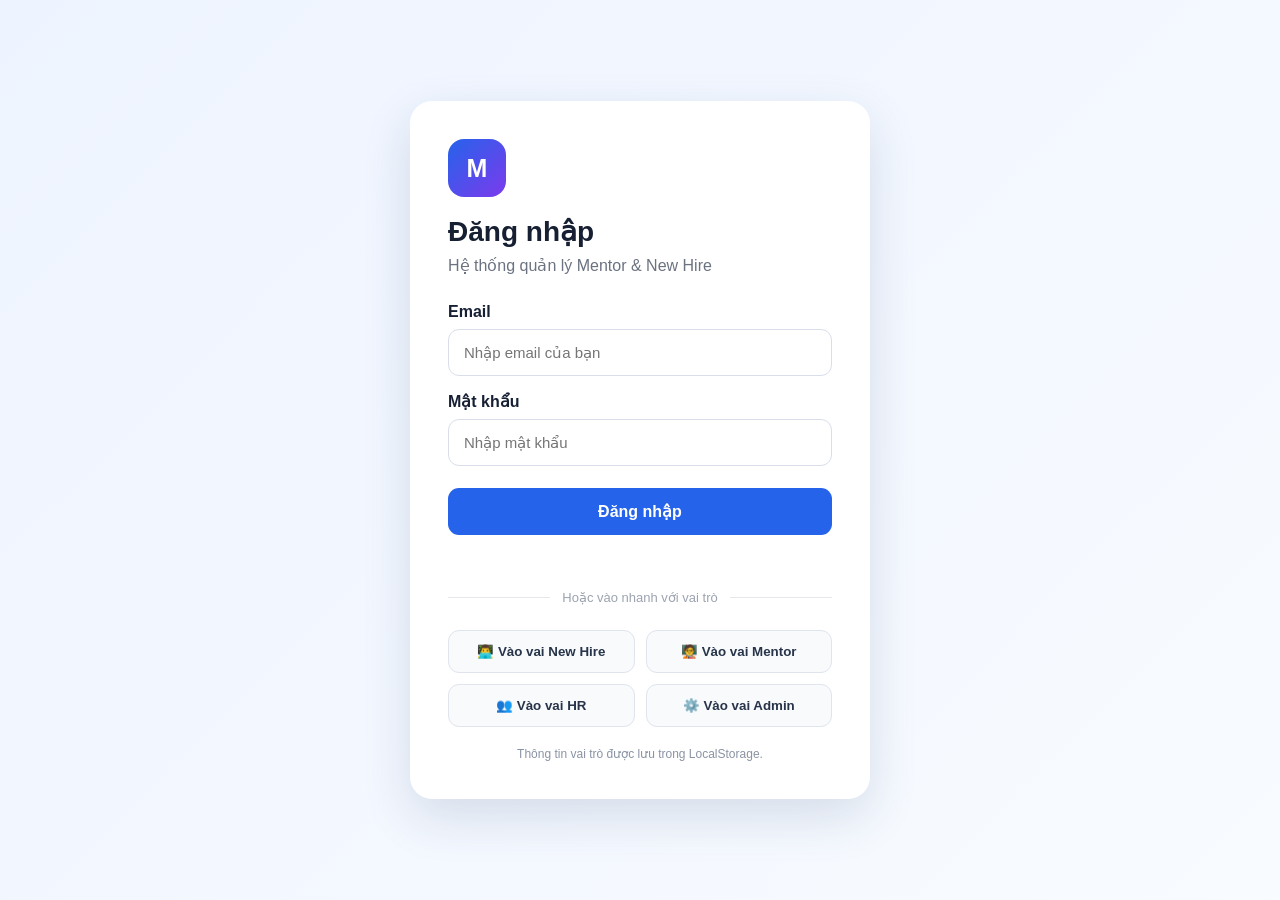
<file: login (1).html>
<!DOCTYPE html>
<html lang="vi">
<head>
<meta charset="UTF-8">
<meta name="viewport" content="width=device-width, initial-scale=1.0">
<title>Đăng nhập hệ thống</title>
<style>
*{box-sizing:border-box;margin:0;padding:0}
body{
    min-height:100vh;
    font-family:Arial,Helvetica,sans-serif;
    background:linear-gradient(135deg,#eef4ff,#f8fbff);
    display:flex;align-items:center;justify-content:center;
    padding:20px;color:#172033
}
.login-box{
    width:100%;max-width:460px;background:#fff;padding:38px;
    border-radius:22px;box-shadow:0 18px 50px rgba(30,60,100,.14)
}
.logo{
    width:58px;height:58px;border-radius:16px;
    background:linear-gradient(135deg,#2563eb,#7c3aed);
    color:white;display:flex;align-items:center;justify-content:center;
    font-size:25px;font-weight:bold;margin-bottom:18px
}
h1{font-size:28px;margin-bottom:8px}
.subtitle{color:#6b7280;margin-bottom:28px}
label{display:block;font-weight:600;margin:16px 0 8px}
input{
    width:100%;padding:14px 15px;border:1px solid #d9deea;
    border-radius:11px;font-size:15px;outline:none;transition:.2s
}
input:focus{border-color:#2563eb;box-shadow:0 0 0 3px rgba(37,99,235,.1)}
.login-btn{
    width:100%;border:0;padding:14px;margin-top:22px;border-radius:11px;
    background:#2563eb;color:#fff;font-size:16px;font-weight:700;cursor:pointer
}
.login-btn:hover{background:#1d4ed8}
.divider{display:flex;align-items:center;gap:12px;margin:25px 0;color:#9ca3af;font-size:13px}
.divider:before,.divider:after{content:"";height:1px;background:#e5e7eb;flex:1}
.roles{display:grid;grid-template-columns:1fr 1fr;gap:11px}
.role-btn{
    padding:13px 10px;border:1px solid #dfe4ed;background:#f8fafc;
    border-radius:11px;cursor:pointer;font-weight:600;color:#273449
}
.role-btn:hover{border-color:#2563eb;background:#eff6ff;color:#1d4ed8}
.note{text-align:center;color:#8a93a3;font-size:12px;margin-top:20px}
#message{text-align:center;color:#dc2626;font-size:14px;margin-top:12px;min-height:18px}
</style>
</head>
<body>

<div class="login-box">
    <div class="logo">M</div>
    <h1>Đăng nhập</h1>
    <p class="subtitle">Hệ thống quản lý Mentor & New Hire</p>

    <form id="loginForm">
        <label for="email">Email</label>
        <input id="email" type="email" placeholder="Nhập email của bạn" required>

        <label for="password">Mật khẩu</label>
        <input id="password" type="password" placeholder="Nhập mật khẩu" required>

        <button class="login-btn" type="submit">Đăng nhập</button>
    </form>

    <div id="message"></div>

    <div class="divider">Hoặc vào nhanh với vai trò</div>

    <div class="roles">
        <button class="role-btn" onclick="quickLogin('newhire')">👨‍💻 Vào vai New Hire</button>
        <button class="role-btn" onclick="quickLogin('mentor')">🧑‍🏫 Vào vai Mentor</button>
        <button class="role-btn" onclick="quickLogin('hr')">👥 Vào vai HR</button>
        <button class="role-btn" onclick="quickLogin('admin')">⚙️ Vào vai Admin</button>
    </div>

    <p class="note">Thông tin vai trò được lưu trong LocalStorage.</p>
</div>

<script>
const dashboards = {
    newhire: "newhire-dashboard.html",
    mentor: "mentor-dashboard.html",
    hr: "hr-dashboard.html",
    admin: "admin-dashboard.html"
};

function saveAndRedirect(role, email) {
    localStorage.setItem("userRole", role);
    localStorage.setItem("userEmail", email || "demo@example.com");
    localStorage.setItem("isLoggedIn", "true");

    window.location.href = dashboards[role];
}

function quickLogin(role) {
    saveAndRedirect(role, "demo@example.com");
}

document.getElementById("loginForm").addEventListener("submit", function(e) {
    e.preventDefault();

    const email = document.getElementById("email").value.trim();
    const password = document.getElementById("password").value;

    if (!email || !password) {
        document.getElementById("message").textContent =
            "Vui lòng nhập đầy đủ Email và Mật khẩu.";
        return;
    }

    // Demo: mặc định đăng nhập với vai trò Mentor
    saveAndRedirect("mentor", email);
});
</script>

</body>
</html>
</file>
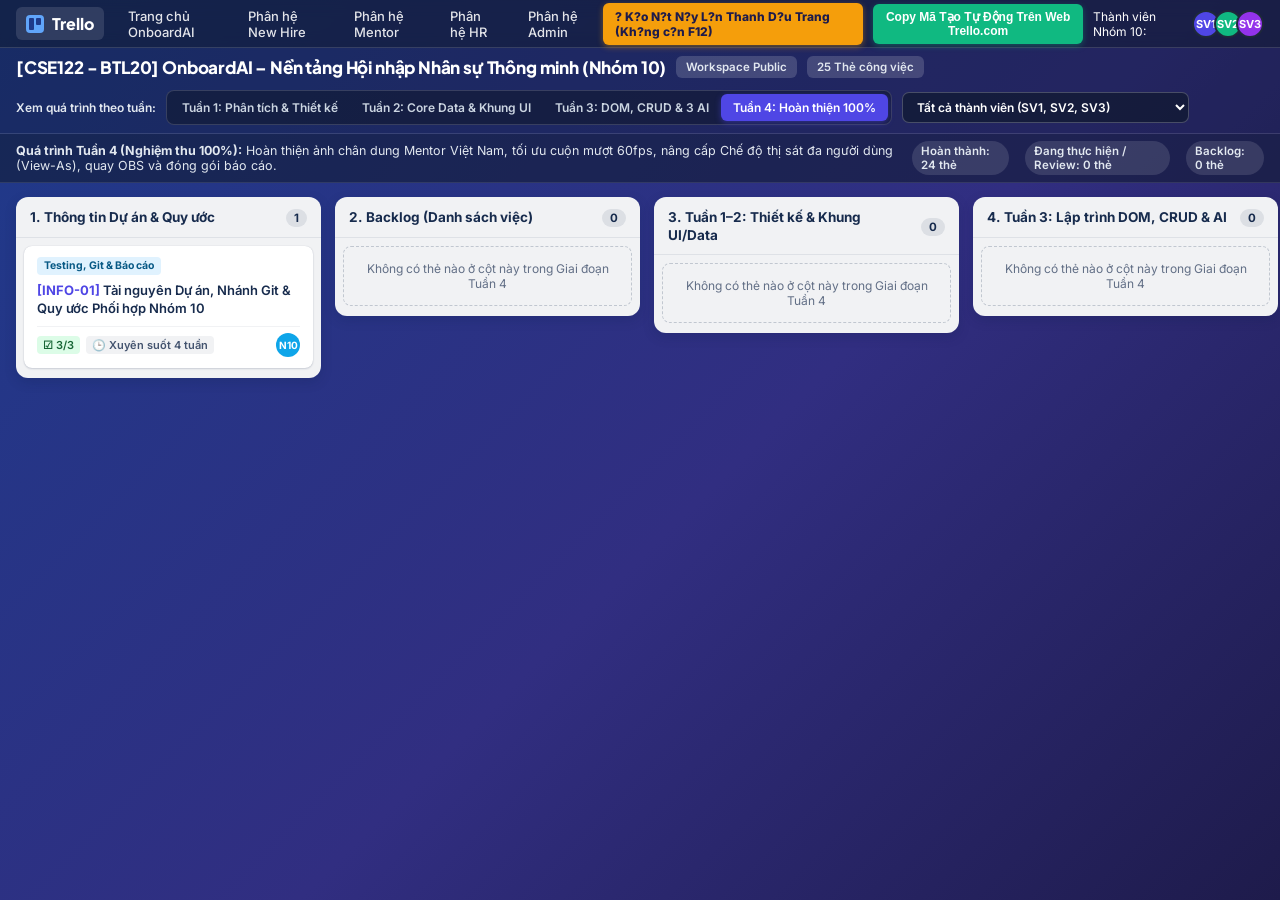
<file: trello-kanban.html>
<!DOCTYPE html>
<html lang="vi">
<head>
  <meta charset="UTF-8" />
  <meta name="viewport" content="width=device-width, initial-scale=1.0" />
  <title>Trello Kanban – [CSE122 - BTL20] OnboardAI - Nhóm 10</title>
  <link rel="preconnect" href="https://fonts.googleapis.com" />
  <link rel="preconnect" href="https://fonts.gstatic.com" crossorigin />
  <link href="https://fonts.googleapis.com/css2?family=Inter:wght@400;500;600;700&family=Plus+Jakarta+Sans:wght@600;700;800&display=swap" rel="stylesheet" />
  <style>
    :root {
      --bg-board: #0B5394;
      --bg-board-gradient: linear-gradient(135deg, #1e3a8a 0%, #312e81 55%, #1e1b4b 100%);
      --bg-list: #F1F2F4;
      --bg-card: #FFFFFF;
      --text-main: #172B4D;
      --text-sub: #44546F;
      --border-soft: #DCDFE4;
      --shadow-card: 0 1px 2px rgba(9, 30, 66, 0.15), 0 0 1px rgba(9, 30, 66, 0.2);
      --shadow-list: 0 4px 12px rgba(9, 30, 66, 0.18);
    }

    * {
      box-sizing: border-box;
      margin: 0;
      padding: 0;
    }

    body {
      font-family: 'Inter', -apple-system, BlinkMacSystemFont, sans-serif;
      background: var(--bg-board-gradient);
      color: var(--text-main);
      height: 100vh;
      display: flex;
      flex-direction: column;
      overflow: hidden;
    }

    /* Trello Global Topbar */
    .trello-nav {
      height: 48px;
      background: rgba(15, 23, 42, 0.65);
      backdrop-filter: blur(8px);
      border-bottom: 1px solid rgba(255, 255, 255, 0.14);
      display: flex;
      align-items: center;
      justify-content: space-between;
      padding: 0 16px;
      color: #FFFFFF;
      flex-shrink: 0;
    }

    .trello-nav-left {
      display: flex;
      align-items: center;
      gap: 14px;
    }

    .trello-logo {
      display: inline-flex;
      align-items: center;
      gap: 8px;
      font-family: 'Plus Jakarta Sans', sans-serif;
      font-weight: 800;
      font-size: 16px;
      color: #FFFFFF;
      text-decoration: none;
      padding: 6px 10px;
      border-radius: 6px;
      background: rgba(255, 255, 255, 0.12);
    }

    .trello-logo-box {
      width: 18px;
      height: 18px;
      border-radius: 4px;
      background: #60A5FA;
      display: inline-grid;
      grid-template-columns: 1fr 1fr;
      gap: 2px;
      padding: 3px;
    }

    .trello-logo-box span:first-child {
      background: #1E3A8A;
      border-radius: 1px;
      height: 100%;
    }

    .trello-logo-box span:last-child {
      background: #1E3A8A;
      border-radius: 1px;
      height: 65%;
    }

    .nav-links {
      display: flex;
      align-items: center;
      gap: 8px;
      font-size: 13px;
    }

    .nav-link-pill {
      color: rgba(255, 255, 255, 0.88);
      text-decoration: none;
      padding: 5px 10px;
      border-radius: 6px;
      font-weight: 500;
      transition: background 0.15s;
    }

    .nav-link-pill:hover {
      background: rgba(255, 255, 255, 0.16);
      color: #fff;
    }

    .trello-nav-right {
      display: flex;
      align-items: center;
      gap: 10px;
      font-size: 12px;
    }

    .member-avatars {
      display: flex;
      align-items: center;
    }

    .avatar-circle {
      width: 28px;
      height: 28px;
      border-radius: 50%;
      display: inline-flex;
      align-items: center;
      justify-content: center;
      font-size: 11px;
      font-weight: 700;
      color: #FFFFFF;
      border: 2px solid #1E293B;
      margin-left: -6px;
      cursor: pointer;
    }

    .avatar-circle:first-child {
      margin-left: 0;
    }

    /* Board Header Subbar */
    .board-header {
      min-height: 56px;
      background: rgba(15, 23, 42, 0.38);
      border-bottom: 1px solid rgba(255, 255, 255, 0.12);
      display: flex;
      align-items: center;
      justify-content: space-between;
      flex-wrap: wrap;
      gap: 12px;
      padding: 8px 16px;
      color: #FFFFFF;
      flex-shrink: 0;
    }

    .board-title-group {
      display: flex;
      align-items: center;
      gap: 10px;
      flex-wrap: wrap;
    }

    .board-title {
      font-family: 'Plus Jakarta Sans', sans-serif;
      font-size: 17px;
      font-weight: 800;
      letter-spacing: -0.01em;
    }

    .board-badge {
      font-size: 11.5px;
      font-weight: 600;
      padding: 4px 10px;
      border-radius: 6px;
      background: rgba(255, 255, 255, 0.16);
      color: #E2E8F0;
    }

    .board-controls {
      display: flex;
      align-items: center;
      gap: 10px;
      flex-wrap: wrap;
    }

    .sprint-tabs {
      display: inline-flex;
      background: rgba(15, 23, 42, 0.55);
      padding: 3px;
      border-radius: 8px;
      border: 1px solid rgba(255, 255, 255, 0.15);
    }

    .sprint-tab {
      border: none;
      background: transparent;
      color: #CBD5E1;
      font-family: inherit;
      font-size: 12px;
      font-weight: 600;
      padding: 6px 12px;
      border-radius: 6px;
      cursor: pointer;
      transition: all 0.15s;
    }

    .sprint-tab:hover {
      color: #FFFFFF;
    }

    .sprint-tab.active {
      background: #4F46E5;
      color: #FFFFFF;
      box-shadow: 0 2px 6px rgba(79, 70, 229, 0.45);
    }

    .filter-select {
      background: rgba(15, 23, 42, 0.65);
      color: #FFFFFF;
      border: 1px solid rgba(255, 255, 255, 0.22);
      border-radius: 7px;
      padding: 6px 10px;
      font-size: 12px;
      font-weight: 600;
      font-family: inherit;
      cursor: pointer;
    }

    .filter-select option {
      background: #0F172A;
      color: #FFFFFF;
    }

    /* Sprint Status Banner */
    .sprint-banner {
      background: rgba(15, 23, 42, 0.52);
      border-bottom: 1px solid rgba(255, 255, 255, 0.1);
      padding: 7px 16px;
      display: flex;
      align-items: center;
      justify-content: space-between;
      color: #E2E8F0;
      font-size: 12.5px;
      flex-shrink: 0;
    }

    .sprint-metrics {
      display: flex;
      align-items: center;
      gap: 16px;
      font-weight: 600;
    }

    .metric-pill {
      display: inline-flex;
      align-items: center;
      gap: 6px;
      background: rgba(255, 255, 255, 0.12);
      padding: 3px 9px;
      border-radius: 999px;
      font-size: 11.5px;
    }

    /* Board Columns Container */
    .board-canvas {
      flex: 1;
      display: flex;
      align-items: flex-start;
      gap: 14px;
      padding: 14px 16px;
      overflow-x: auto;
      overflow-y: hidden;
    }

    .board-canvas::-webkit-scrollbar {
      height: 10px;
    }

    .board-canvas::-webkit-scrollbar-track {
      background: rgba(15, 23, 42, 0.35);
      border-radius: 6px;
    }

    .board-canvas::-webkit-scrollbar-thumb {
      background: rgba(255, 255, 255, 0.35);
      border-radius: 6px;
    }

    .trello-list {
      width: 305px;
      min-width: 305px;
      max-height: 100%;
      background: var(--bg-list);
      border-radius: 12px;
      box-shadow: var(--shadow-list);
      display: flex;
      flex-direction: column;
      overflow: hidden;
    }

    .list-header {
      padding: 12px 14px 10px;
      display: flex;
      align-items: center;
      justify-content: space-between;
      gap: 8px;
      border-bottom: 1px solid rgba(9, 30, 66, 0.08);
    }

    .list-title {
      font-size: 13.5px;
      font-weight: 700;
      color: var(--text-main);
      line-height: 1.3;
    }

    .list-count {
      font-size: 11.5px;
      font-weight: 700;
      background: #DCDFE4;
      color: #172B4D;
      padding: 2px 8px;
      border-radius: 999px;
      flex-shrink: 0;
    }

    .list-cards {
      padding: 8px 8px 10px;
      overflow-y: auto;
      display: flex;
      flex-direction: column;
      gap: 8px;
      flex: 1;
    }

    .list-cards::-webkit-scrollbar {
      width: 6px;
    }

    .list-cards::-webkit-scrollbar-thumb {
      background: #C1C7D0;
      border-radius: 4px;
    }

    /* Trello Card */
    .trello-card {
      background: var(--bg-card);
      border-radius: 8px;
      padding: 10px 12px;
      box-shadow: var(--shadow-card);
      cursor: pointer;
      transition: transform 0.12s ease, box-shadow 0.12s ease;
      border: 1px solid transparent;
    }

    .trello-card:hover {
      border-color: #388BFF;
      box-shadow: 0 4px 10px rgba(9, 30, 66, 0.18);
      transform: translateY(-1px);
    }

    .card-labels {
      display: flex;
      flex-wrap: wrap;
      gap: 4px;
      margin-bottom: 6px;
    }

    .card-label {
      font-size: 10.5px;
      font-weight: 700;
      padding: 2px 7px;
      border-radius: 4px;
      line-height: 1.35;
    }

    .lbl-sv1 { background: #E0E7FF; color: #3730A3; }
    .lbl-sv2 { background: #DCFCE7; color: #166534; }
    .lbl-sv3 { background: #F3E8FF; color: #6B21A8; }
    .lbl-core { background: #FFEDD5; color: #9A3412; }
    .lbl-ai { background: #FEE2E2; color: #991B1B; }
    .lbl-ui { background: #FEF3C7; color: #92400E; }
    .lbl-test { background: #E0F2FE; color: #075985; }

    .card-title {
      font-size: 13px;
      font-weight: 600;
      color: var(--text-main);
      line-height: 1.4;
      margin-bottom: 8px;
    }

    .card-code {
      color: #4F46E5;
      font-weight: 700;
    }

    .card-footer {
      display: flex;
      align-items: center;
      justify-content: space-between;
      gap: 6px;
      margin-top: 6px;
      padding-top: 6px;
      border-top: 1px solid #F1F2F4;
      font-size: 11px;
      color: var(--text-sub);
    }

    .card-badges {
      display: flex;
      align-items: center;
      gap: 6px;
      flex-wrap: wrap;
    }

    .badge-item {
      display: inline-flex;
      align-items: center;
      gap: 3px;
      padding: 2px 6px;
      border-radius: 4px;
      font-weight: 600;
      background: #F1F2F4;
      color: #44546F;
    }

    .badge-item.done {
      background: #DCFCE7;
      color: #166534;
    }

    .badge-item.in-progress {
      background: #FEF3C7;
      color: #92400E;
    }

    .card-member {
      width: 24px;
      height: 24px;
      border-radius: 50%;
      font-size: 10px;
      font-weight: 700;
      color: #FFFFFF;
      display: inline-flex;
      align-items: center;
      justify-content: center;
      flex-shrink: 0;
    }

    /* Card Detail Modal */
    .modal-backdrop {
      position: fixed;
      inset: 0;
      background: rgba(9, 30, 66, 0.6);
      display: none;
      align-items: center;
      justify-content: center;
      padding: 20px;
      z-index: 1000;
    }

    .modal-backdrop.open {
      display: flex;
    }

    .modal-card {
      background: #F1F2F4;
      width: 100%;
      max-width: 680px;
      max-height: 88vh;
      border-radius: 12px;
      box-shadow: 0 20px 45px rgba(9, 30, 66, 0.35);
      overflow-y: auto;
      padding: 22px 24px;
      color: var(--text-main);
    }

    .modal-header {
      display: flex;
      align-items: flex-start;
      justify-content: space-between;
      gap: 12px;
      margin-bottom: 14px;
    }

    .modal-title {
      font-family: 'Plus Jakarta Sans', sans-serif;
      font-size: 18px;
      font-weight: 800;
      line-height: 1.35;
    }

    .modal-close {
      border: none;
      background: #DCDFE4;
      color: #172B4D;
      width: 32px;
      height: 32px;
      border-radius: 50%;
      font-size: 16px;
      font-weight: 700;
      cursor: pointer;
      flex-shrink: 0;
    }

    .modal-section {
      background: #FFFFFF;
      border-radius: 8px;
      padding: 14px 16px;
      margin-bottom: 12px;
      box-shadow: var(--shadow-card);
    }

    .modal-section h4 {
      font-size: 12px;
      text-transform: uppercase;
      letter-spacing: 0.04em;
      color: var(--text-sub);
      margin-bottom: 8px;
    }

    .modal-meta-grid {
      display: grid;
      grid-template-columns: repeat(auto-fit, minmax(150px, 1fr));
      gap: 10px;
      font-size: 13px;
    }

    .checklist-item {
      display: flex;
      align-items: flex-start;
      gap: 8px;
      padding: 6px 0;
      border-bottom: 1px solid #F1F2F4;
      font-size: 13px;
    }

    .checklist-item:last-child {
      border-bottom: none;
    }

    .btn-copy-card {
      background: #4F46E5;
      color: #FFFFFF;
      border: none;
      border-radius: 6px;
      padding: 8px 14px;
      font-size: 12.5px;
      font-weight: 600;
      cursor: pointer;
    }

    .btn-copy-card:hover {
      background: #4338CA;
    }
  </style>
</head>
<body>
  <!-- Top Trello Bar -->
  <header class="trello-nav">
    <div class="trello-nav-left">
      <a href="index.html" class="trello-logo">
        <span class="trello-logo-box"><span></span><span></span></span>
        <span>Trello</span>
      </a>
      <nav class="nav-links">
        <a href="index.html" class="nav-link-pill">Trang chủ OnboardAI</a>
        <a href="newhire-onboarding-dashboard.html" class="nav-link-pill">Phân hệ New Hire</a>
        <a href="mentor-mentee-list.html" class="nav-link-pill">Phân hệ Mentor</a>
        <a href="hr-dashboard.html" class="nav-link-pill">Phân hệ HR</a>
        <a href="admin-user-management.html" class="nav-link-pill">Phân hệ Admin</a>
      </nav>
    </div>
    <div class="trello-nav-right">
      <a href="javascript:%0A(async%20function%20createOnboardAITrelloBoard()%20%7B%0A%20%20const%20banner%20%3D%20document.createElement('div')%3B%0A%20%20banner.style.cssText%20%3D%20'position%3Afixed%3Btop%3A16px%3Bleft%3A50%25%3Btransform%3AtranslateX(-50%25)%3Bz-index%3A999999%3Bbackground%3A%231E1B4B%3Bcolor%3A%23FFFFFF%3Bpadding%3A14px%2024px%3Bborder-radius%3A10px%3Bbox-shadow%3A0%2010px%2030px%20rgba(0%2C0%2C0%2C0.45)%3Bfont-family%3Asans-serif%3Bfont-size%3A14px%3Bfont-weight%3A700%3Bborder%3A2px%20solid%20%2310B981%3B'%3B%0A%20%20banner.textContent%20%3D%20'%F0%9F%9A%80%20%C4%90ang%20b%E1%BA%AFt%20%C4%91%E1%BA%A7u%20kh%E1%BB%9Fi%20t%E1%BA%A1o%20B%E1%BA%A3ng%20Trello%20OnboardAI%20(BTL-20%20-%20Nh%C3%B3m%2010)...'%3B%0A%20%20document.body.appendChild(banner)%3B%0A%0A%20%20function%20setStatus(msg)%20%7B%0A%20%20%20%20console.log(msg)%3B%0A%20%20%20%20banner.textContent%20%3D%20msg%3B%0A%20%20%7D%0A%0A%20%20const%20dscMatch%20%3D%20document.cookie.match(%2F(%3F%3A%5E%7C%3B%5Cs*)dsc%3D(%5B%5E%3B%5D%2B)%2F)%3B%0A%20%20if%20(!dscMatch)%20%7B%0A%20%20%20%20banner.style.borderColor%20%3D%20'%23F43F5E'%3B%0A%20%20%20%20setStatus('%E2%9D%8C%20L%E1%BB%97i%3A%20Anh%20h%C3%A3y%20d%C3%A1n%20m%C3%A3%20n%C3%A0y%20%E1%BB%9F%20tab%20https%3A%2F%2Ftrello.com%2Fb%2FJ0c8nZ2l%2Fmy-trello-board%20nh%C3%A9!')%3B%0A%20%20%20%20return%3B%0A%20%20%7D%0A%20%20const%20dsc%20%3D%20decodeURIComponent(dscMatch%5B1%5D)%3B%0A%0A%20%20async%20function%20trelloReq(method%2C%20path%2C%20body%20%3D%20%7B%7D)%20%7B%0A%20%20%20%20const%20opts%20%3D%20%7B%0A%20%20%20%20%20%20method%2C%0A%20%20%20%20%20%20credentials%3A%20'include'%2C%0A%20%20%20%20%20%20headers%3A%20%7B%20'Content-Type'%3A%20'application%2Fjson'%2C%20'Accept'%3A%20'application%2Fjson'%20%7D%0A%20%20%20%20%7D%3B%0A%20%20%20%20if%20(method%20!%3D%3D%20'GET')%20%7B%0A%20%20%20%20%20%20opts.body%20%3D%20JSON.stringify(%7B%20...body%2C%20dsc%20%7D)%3B%0A%20%20%20%20%7D%0A%20%20%20%20const%20res%20%3D%20await%20fetch(%60https%3A%2F%2Ftrello.com%24%7Bpath%7D%60%2C%20opts)%3B%0A%20%20%20%20if%20(!res.ok)%20%7B%0A%20%20%20%20%20%20const%20errText%20%3D%20await%20res.text()%3B%0A%20%20%20%20%20%20throw%20new%20Error(%60HTTP%20%24%7Bres.status%7D%20(%24%7Bpath%7D)%3A%20%24%7BerrText%7D%60)%3B%0A%20%20%20%20%7D%0A%20%20%20%20return%20res.json()%3B%0A%20%20%7D%0A%0A%20%20try%20%7B%0A%20%20%20%20let%20idBoard%20%3D%20null%3B%0A%20%20%20%20let%20boardUrl%20%3D%20location.href%3B%0A%0A%20%20%20%20const%20pathParts%20%3D%20location.pathname.split('%2F').filter(Boolean)%3B%0A%20%20%20%20if%20(pathParts%5B0%5D%20%3D%3D%3D%20'b'%20%26%26%20pathParts%5B1%5D)%20%7B%0A%20%20%20%20%20%20const%20boardInfo%20%3D%20await%20trelloReq('GET'%2C%20%60%2F1%2Fboards%2F%24%7BpathParts%5B1%5D%7D%3Flists%3Dopen%26labels%3Dall%60)%3B%0A%20%20%20%20%20%20idBoard%20%3D%20boardInfo.id%3B%0A%20%20%20%20%20%20boardUrl%20%3D%20boardInfo.url%3B%0A%20%20%20%20%20%20setStatus(%60%E2%8F%B3%20%C4%90ang%20%C4%91%E1%BB%95i%20t%C3%AAn%20b%E1%BA%A3ng%20sang%20%22%5BCSE122%20-%20BTL20%5D%20OnboardAI%20-%20Nh%C3%B3m%2010%22%20%26%20b%E1%BA%ADt%20ch%E1%BA%BF%20%C4%91%E1%BB%99%20Public...%60)%3B%0A%0A%20%20%20%20%20%20try%20%7B%0A%20%20%20%20%20%20%20%20const%20updatedBoard%20%3D%20await%20trelloReq('PUT'%2C%20%60%2F1%2Fboards%2F%24%7BidBoard%7D%60%2C%20%7B%0A%20%20%20%20%20%20%20%20%20%20name%3A%20'%5BCSE122%20-%20BTL20%5D%20OnboardAI%20-%20Nh%C3%B3m%2010'%2C%0A%20%20%20%20%20%20%20%20%20%20desc%3A%20'B%E1%BA%A3ng%20qu%E1%BA%A3n%20l%C3%BD%20ti%E1%BA%BFn%20%C4%91%E1%BB%99%20Agile%2FKanban%204%20tu%E1%BA%A7n%20-%20D%E1%BB%B1%20%C3%A1n%20OnboardAI%20(BTL-20%20-%20H%E1%BB%8Dc%20ph%E1%BA%A7n%20CSE122%20-%20Nh%C3%B3m%2010)'%2C%0A%20%20%20%20%20%20%20%20%20%20'prefs%2FpermissionLevel'%3A%20'public'%0A%20%20%20%20%20%20%20%20%7D)%3B%0A%20%20%20%20%20%20%20%20if%20(updatedBoard%20%26%26%20updatedBoard.url)%20boardUrl%20%3D%20updatedBoard.url%3B%0A%20%20%20%20%20%20%7D%20catch%20(e)%20%7B%0A%20%20%20%20%20%20%20%20console.warn('Kh%C3%B4ng%20th%E1%BB%83%20b%E1%BA%ADt%20public%20t%E1%BB%B1%20%C4%91%E1%BB%99ng%2C%20v%E1%BA%ABn%20%C4%91%E1%BB%95i%20t%C3%AAn%20b%E1%BA%A3ng%3A'%2C%20e)%3B%0A%20%20%20%20%20%20%20%20await%20trelloReq('PUT'%2C%20%60%2F1%2Fboards%2F%24%7BidBoard%7D%60%2C%20%7B%0A%20%20%20%20%20%20%20%20%20%20name%3A%20'%5BCSE122%20-%20BTL20%5D%20OnboardAI%20-%20Nh%C3%B3m%2010'%0A%20%20%20%20%20%20%20%20%7D)%3B%0A%20%20%20%20%20%20%7D%0A%0A%20%20%20%20%20%20if%20(Array.isArray(boardInfo.lists))%20%7B%0A%20%20%20%20%20%20%20%20for%20(const%20oldList%20of%20boardInfo.lists)%20%7B%0A%20%20%20%20%20%20%20%20%20%20await%20trelloReq('PUT'%2C%20%60%2F1%2Flists%2F%24%7BoldList.id%7D%2Fclosed%60%2C%20%7B%20value%3A%20true%20%7D)%3B%0A%20%20%20%20%20%20%20%20%7D%0A%20%20%20%20%20%20%7D%0A%20%20%20%20%7D%20else%20%7B%0A%20%20%20%20%20%20setStatus('%E2%8F%B3%20%C4%90ang%20t%E1%BA%A1o%20b%E1%BA%A3ng%20m%E1%BB%9Bi%20%5BCSE122%20-%20BTL20%5D%20OnboardAI%20-%20Nh%C3%B3m%2010...')%3B%0A%20%20%20%20%20%20const%20me%20%3D%20await%20trelloReq('GET'%2C%20'%2F1%2Fmembers%2Fme%3Forganizations%3Dall')%3B%0A%20%20%20%20%20%20const%20idOrganization%20%3D%20(me.idOrganizations%20%26%26%20me.idOrganizations%5B0%5D)%20%7C%7C%20undefined%3B%0A%20%20%20%20%20%20const%20newBoard%20%3D%20await%20trelloReq('POST'%2C%20'%2F1%2Fboards'%2C%20%7B%0A%20%20%20%20%20%20%20%20name%3A%20'%5BCSE122%20-%20BTL20%5D%20OnboardAI%20-%20Nh%C3%B3m%2010'%2C%0A%20%20%20%20%20%20%20%20desc%3A%20'B%E1%BA%A3ng%20qu%E1%BA%A3n%20l%C3%BD%20ti%E1%BA%BFn%20%C4%91%E1%BB%99%20Agile%2FKanban%204%20tu%E1%BA%A7n%20-%20D%E1%BB%B1%20%C3%A1n%20OnboardAI%20(BTL-20%20-%20H%E1%BB%8Dc%20ph%E1%BA%A7n%20CSE122%20-%20Nh%C3%B3m%2010)'%2C%0A%20%20%20%20%20%20%20%20defaultLists%3A%20false%2C%0A%20%20%20%20%20%20%20%20idOrganization%2C%0A%20%20%20%20%20%20%20%20prefs_permissionLevel%3A%20'public'%2C%0A%20%20%20%20%20%20%20%20prefs_background%3A%20'blue'%0A%20%20%20%20%20%20%7D)%3B%0A%20%20%20%20%20%20idBoard%20%3D%20newBoard.id%3B%0A%20%20%20%20%20%20boardUrl%20%3D%20newBoard.url%3B%0A%20%20%20%20%7D%0A%0A%20%20%20%20const%20LIST_DEFS%20%3D%20%5B%0A%20%20%20%20%20%20%7B%20key%3A%20'info'%2C%20name%3A%20'%F0%9F%93%8C%201.%20Th%C3%B4ng%20tin%20D%E1%BB%B1%20%C3%A1n%20%26%20Quy%20%C6%B0%E1%BB%9Bc'%20%7D%2C%0A%20%20%20%20%20%20%7B%20key%3A%20'backlog'%2C%20name%3A%20'%F0%9F%93%8B%202.%20Backlog%20(Danh%20s%C3%A1ch%20vi%E1%BB%87c)'%20%7D%2C%0A%20%20%20%20%20%20%7B%20key%3A%20'w12'%2C%20name%3A%20'%F0%9F%8E%A8%203.%20Tu%E1%BA%A7n%201%E2%80%932%3A%20Thi%E1%BA%BFt%20k%E1%BA%BF%20%26%20Khung%20UI%2FData'%20%7D%2C%0A%20%20%20%20%20%20%7B%20key%3A%20'w3'%2C%20name%3A%20'%E2%9A%A1%204.%20Tu%E1%BA%A7n%203%3A%20L%E1%BA%ADp%20tr%C3%ACnh%20DOM%2C%20CRUD%20%26%20AI'%20%7D%2C%0A%20%20%20%20%20%20%7B%20key%3A%20'review'%2C%20name%3A%20'%F0%9F%94%8D%205.%20Ki%E1%BB%83m%20th%E1%BB%AD%20%26%20Quay%20OBS%20(In%20Review)'%20%7D%2C%0A%20%20%20%20%20%20%7B%20key%3A%20'done'%2C%20name%3A%20'%E2%9C%85%206.%20%C4%90%C3%A3%20ho%C3%A0n%20th%C3%A0nh%20(Done)'%20%7D%0A%20%20%20%20%5D%3B%0A%0A%20%20%20%20const%20listIds%20%3D%20%7B%7D%3B%0A%20%20%20%20for%20(let%20i%20%3D%200%3B%20i%20%3C%20LIST_DEFS.length%3B%20i%2B%2B)%20%7B%0A%20%20%20%20%20%20const%20item%20%3D%20LIST_DEFS%5Bi%5D%3B%0A%20%20%20%20%20%20setStatus(%60%F0%9F%93%82%20%C4%90ang%20t%E1%BA%A1o%20c%E1%BB%99t%20%5B%24%7Bi%20%2B%201%7D%2F6%5D%3A%20%24%7Bitem.name%7D...%60)%3B%0A%20%20%20%20%20%20const%20createdList%20%3D%20await%20trelloReq('POST'%2C%20'%2F1%2Flists'%2C%20%7B%0A%20%20%20%20%20%20%20%20name%3A%20item.name%2C%0A%20%20%20%20%20%20%20%20idBoard%2C%0A%20%20%20%20%20%20%20%20pos%3A%20(i%20%2B%201)%20*%2016384%0A%20%20%20%20%20%20%7D)%3B%0A%20%20%20%20%20%20listIds%5Bitem.key%5D%20%3D%20createdList.id%3B%0A%20%20%20%20%7D%0A%0A%20%20%20%20const%20LABEL_DEFS%20%3D%20%5B%0A%20%20%20%20%20%20%7B%20key%3A%20'SV1'%2C%20name%3A%20'SV1%20-%20UI%2FUX%20%26%20New%20Hire%20(Huy)'%2C%20color%3A%20'blue'%20%7D%2C%0A%20%20%20%20%20%20%7B%20key%3A%20'SV2'%2C%20name%3A%20'SV2%20-%20Core%20Data%20%26%20Mentor%20(Ho%C3%A0ng)'%2C%20color%3A%20'green'%20%7D%2C%0A%20%20%20%20%20%20%7B%20key%3A%20'SV3'%2C%20name%3A%20'SV3%20-%20DevOps%2C%20HR%20%26%20Admin%20(Tr%C6%B0%E1%BB%9Fng%20nh%C3%B3m)'%2C%20color%3A%20'purple'%20%7D%2C%0A%20%20%20%20%20%20%7B%20key%3A%20'CORE'%2C%20name%3A%20'Core%20Data%20%26%20Architecture'%2C%20color%3A%20'orange'%20%7D%2C%0A%20%20%20%20%20%20%7B%20key%3A%20'AI'%2C%20name%3A%20'AI%20Feature%20(B%E1%BA%AFt%20bu%E1%BB%99c)'%2C%20color%3A%20'red'%20%7D%2C%0A%20%20%20%20%20%20%7B%20key%3A%20'UI'%2C%20name%3A%20'UI%2FUX%20%26%20Responsive'%2C%20color%3A%20'yellow'%20%7D%2C%0A%20%20%20%20%20%20%7B%20key%3A%20'TEST'%2C%20name%3A%20'Testing%2C%20Git%20%26%20B%C3%A1o%20c%C3%A1o'%2C%20color%3A%20'sky'%20%7D%0A%20%20%20%20%5D%3B%0A%0A%20%20%20%20setStatus('%F0%9F%8F%B7%EF%B8%8F%20%C4%90ang%20t%E1%BA%A1o%207%20nh%C3%A3n%20m%C3%A0u%20ph%C3%A2n%20c%C3%B4ng%20th%C3%A0nh%20vi%C3%AAn%20%26%20h%E1%BA%A1ng%20m%E1%BB%A5c...')%3B%0A%20%20%20%20const%20labelIds%20%3D%20%7B%7D%3B%0A%20%20%20%20for%20(const%20lbl%20of%20LABEL_DEFS)%20%7B%0A%20%20%20%20%20%20const%20createdLbl%20%3D%20await%20trelloReq('POST'%2C%20'%2F1%2Flabels'%2C%20%7B%0A%20%20%20%20%20%20%20%20name%3A%20lbl.name%2C%0A%20%20%20%20%20%20%20%20color%3A%20lbl.color%2C%0A%20%20%20%20%20%20%20%20idBoard%0A%20%20%20%20%20%20%7D)%3B%0A%20%20%20%20%20%20labelIds%5Blbl.key%5D%20%3D%20createdLbl.id%3B%0A%20%20%20%20%7D%0A%0A%20%20%20%20const%20CARDS%20%3D%20%5B%0A%20%20%20%20%20%20%7B%0A%20%20%20%20%20%20%20%20list%3A%20'info'%2C%0A%20%20%20%20%20%20%20%20name%3A%20'%5BINFO-01%5D%20T%C3%A0i%20nguy%C3%AAn%20D%E1%BB%B1%20%C3%A1n%2C%20Nh%C3%A1nh%20Git%20%26%20Quy%20%C6%B0%E1%BB%9Bc%20Ph%E1%BB%91i%20h%E1%BB%A3p%20Nh%C3%B3m%2010'%2C%0A%20%20%20%20%20%20%20%20labels%3A%20%5B'TEST'%2C%20'SV3'%5D%2C%0A%20%20%20%20%20%20%20%20desc%3A%20'Repository%20GitHub%3A%20https%3A%2F%2Fgithub.com%2Fxalambay07-svg%2Fcse122-onboardai-nhom10.git%5CnNh%C3%A1nh%20ch%C3%ADnh%3A%20main%20(Production)%2C%20dev%20(Integration)%5CnQuy%20t%E1%BA%AFc%3A%20M%E1%BB%8Di%20thao%20t%C3%A1c%20%C4%91%E1%BB%8Dc%2Fghi%20d%E1%BB%AF%20li%E1%BB%87u%20%C4%91%E1%BB%81u%20th%C3%B4ng%20qua%20window.OnboardAPI%20(js%2Fapi.js)%20%C4%91%E1%BB%93ng%20b%E1%BB%99%20LocalStorage%20(onboardai_db_v1).'%2C%0A%20%20%20%20%20%20%20%20checklist%3A%20%5B%0A%20%20%20%20%20%20%20%20%20%20'Th%E1%BB%91ng%20nh%E1%BA%A5t%20quy%20t%E1%BA%AFc%20nh%C3%A1nh%20Git%20%26%20Conventional%20Commits%20(feat%3A%2C%20fix%3A%2C%20style%3A%2C%20docs%3A)'%2C%0A%20%20%20%20%20%20%20%20%20%20'C%E1%BA%A5u%20h%C3%ACnh%20kho%20d%E1%BB%AF%20li%E1%BB%87u%20chung%20window.OnboardAPI%20(js%2Fapi.js)'%2C%0A%20%20%20%20%20%20%20%20%20%20'L%C6%B0u%20tr%E1%BB%AF%20t%C3%A0i%20li%E1%BB%87u%20tra%20c%E1%BB%A9u%20t%C3%A0i%20kho%E1%BA%A3n%204%20vai%20tr%C3%B2%20t%E1%BA%A1i%20docs%2FTAI_KHOAN_DANG_NHAP.md'%0A%20%20%20%20%20%20%20%20%5D%0A%20%20%20%20%20%20%7D%2C%0A%20%20%20%20%20%20%7B%0A%20%20%20%20%20%20%20%20list%3A%20'done'%2C%0A%20%20%20%20%20%20%20%20name%3A%20'%5BT01%20-%20Tu%E1%BA%A7n%201%5D%20Ph%C3%A2n%20t%C3%ADch%20nghi%E1%BB%87p%20v%E1%BB%A5%20BTL-20%20%26%20%C4%90%E1%BA%B7c%20t%E1%BA%A3%204%20ph%C3%A2n%20h%E1%BB%87%20ng%C6%B0%E1%BB%9Di%20d%C3%B9ng'%2C%0A%20%20%20%20%20%20%20%20labels%3A%20%5B'SV3'%2C%20'TEST'%5D%2C%0A%20%20%20%20%20%20%20%20desc%3A%20'Ph%E1%BB%A5%20tr%C3%A1ch%3A%20SV3%20(Tr%C6%B0%E1%BB%9Fng%20nh%C3%B3m)%20%7C%20Nh%C3%A1nh%3A%20main%5CnPh%C3%A2n%20t%C3%ADch%20b%C3%A0i%20to%C3%A1n%20H%E1%BB%99i%20nh%E1%BA%ADp%20nh%C3%A2n%20s%E1%BB%B1%20(Onboarding)%20t%E1%BA%A1i%20doanh%20nghi%E1%BB%87p%2C%20x%C3%A1c%20%C4%91%E1%BB%8Bnh%20r%C3%B5%204%20nh%C3%B3m%20t%C3%A1c%20nh%C3%A2n%20(New%20Hire%2C%20Mentor%2C%20HR%20Specialist%2C%20System%20Admin)%20v%C3%A0%203%20t%C3%ADnh%20n%C4%83ng%20AI%20c%E1%BB%91t%20l%C3%B5i.'%2C%0A%20%20%20%20%20%20%20%20checklist%3A%20%5B%0A%20%20%20%20%20%20%20%20%20%20'X%C3%A1c%20%C4%91%E1%BB%8Bnh%204%20vai%20tr%C3%B2%20ng%C6%B0%E1%BB%9Di%20d%C3%B9ng%20v%C3%A0%20ma%20tr%E1%BA%ADn%20ph%C3%A2n%20quy%E1%BB%81n%20RBAC'%2C%0A%20%20%20%20%20%20%20%20%20%20'%C4%90%E1%BA%B7c%20t%E1%BA%A3%203%20t%C3%ADnh%20n%C4%83ng%20AI%3A%20AI-1%20(Policy%20Q%26A)%2C%20AI-2%20(Checklist%2FMentor%20Matching)%2C%20AI-3%20(HR%20Risk%20Radar)'%2C%0A%20%20%20%20%20%20%20%20%20%20'Ho%C3%A0n%20thi%E1%BB%87n%20t%C3%A0i%20li%E1%BB%87u%20docs%2FTONG_QUAN_VA_QUY_TRINH_PHOI_HOP.md'%0A%20%20%20%20%20%20%20%20%5D%0A%20%20%20%20%20%20%7D%2C%0A%20%20%20%20%20%20%7B%0A%20%20%20%20%20%20%20%20list%3A%20'done'%2C%0A%20%20%20%20%20%20%20%20name%3A%20'%5BT02%20-%20Tu%E1%BA%A7n%201%5D%20L%E1%BA%ADp%20Danh%20m%E1%BB%A5c%20m%C3%A0n%20h%C3%ACnh%20(Screen%20Inventory)%20%26%20S%C6%A1%20%C4%91%E1%BB%93%20lu%E1%BB%93ng%20(User%20Flows)'%2C%0A%20%20%20%20%20%20%20%20labels%3A%20%5B'SV2'%2C%20'SV3'%5D%2C%0A%20%20%20%20%20%20%20%20desc%3A%20'Ph%E1%BB%A5%20tr%C3%A1ch%3A%20SV2%20(Ho%C3%A0ng)%20%26%20SV3%20%7C%20File%20b%C3%A0n%20giao%3A%20README.md%5CnLi%E1%BB%87t%20k%C3%AA%20%C4%91%E1%BA%A7y%20%C4%91%E1%BB%A7%209%20m%C3%A0n%20h%C3%ACnh%20ch%E1%BB%A9c%20n%C4%83ng%20c%E1%BB%A7a%20d%E1%BB%B1%20%C3%A1n%20OnboardAI%20v%C3%A0%20thi%E1%BA%BFt%20k%E1%BA%BF%20s%C6%A1%20%C4%91%E1%BB%93%20lu%E1%BB%93ng%20nghi%E1%BB%87p%20v%E1%BB%A5%20kh%C3%A9p%20k%C3%ADn.'%2C%0A%20%20%20%20%20%20%20%20checklist%3A%20%5B%0A%20%20%20%20%20%20%20%20%20%20'Thi%E1%BA%BFt%20l%E1%BA%ADp%20b%E1%BA%A3ng%20Screen%20Inventory%20cho%204%20ph%C3%A2n%20h%E1%BB%87'%2C%0A%20%20%20%20%20%20%20%20%20%20'V%E1%BA%BD%20s%C6%A1%20%C4%91%E1%BB%93%20lu%E1%BB%93ng%20x%C3%A1c%20th%E1%BB%B1c%20%C4%91%C4%83ng%20nh%E1%BA%ADp%20%26%20%C4%91i%E1%BB%81u%20h%C6%B0%E1%BB%9Bng%20theo%20vai%20tr%C3%B2'%2C%0A%20%20%20%20%20%20%20%20%20%20'V%E1%BA%BD%20s%C6%A1%20%C4%91%E1%BB%93%20lu%E1%BB%93ng%20n%E1%BB%99p%20minh%20ch%E1%BB%A9ng%20%E2%80%93%20duy%E1%BB%87t%20nhi%E1%BB%87m%20v%E1%BB%A5%20%E2%80%93%20c%E1%BA%A3nh%20b%C3%A1o%20r%E1%BB%A7i%20ro%20HR'%0A%20%20%20%20%20%20%20%20%5D%0A%20%20%20%20%20%20%7D%2C%0A%20%20%20%20%20%20%7B%0A%20%20%20%20%20%20%20%20list%3A%20'done'%2C%0A%20%20%20%20%20%20%20%20name%3A%20'%5BT03%20-%20Tu%E1%BA%A7n%201%5D%20Thi%E1%BA%BFt%20k%E1%BA%BF%20UI%2FUX%20Design%20System%20%26%20Wireframe%20tr%C3%AAn%20Figma'%2C%0A%20%20%20%20%20%20%20%20labels%3A%20%5B'SV1'%2C%20'UI'%5D%2C%0A%20%20%20%20%20%20%20%20desc%3A%20'Ph%E1%BB%A5%20tr%C3%A1ch%3A%20SV1%20(Huy)%20%7C%20Nh%C3%A1nh%3A%20feat%2Fsv1-ui-newhire%5CnThi%E1%BA%BFt%20k%E1%BA%BF%20b%E1%BA%A3ng%20m%C3%A0u%20th%C6%B0%C6%A1ng%20hi%E1%BB%87u%20(Primary%20Indigo%20%234F46E5%2C%20Emerald%20%2310B981%2C%20Amber%20%23F59E0B%2C%20Rose%20%23F43F5E)%2C%20Typography%20Plus%20Jakarta%20Sans%20%26%20Inter%2C%20v%C3%A0%20b%E1%BB%91%20c%E1%BB%A5c%20Bento%20Grid.'%2C%0A%20%20%20%20%20%20%20%20checklist%3A%20%5B%0A%20%20%20%20%20%20%20%20%20%20'X%C3%A2y%20d%E1%BB%B1ng%20Color%20Tokens%20%26%20Typography%20Scale'%2C%0A%20%20%20%20%20%20%20%20%20%20'Thi%E1%BA%BFt%20k%E1%BA%BF%20UI%20Components%3A%20Sidebar%2C%20KPI%20Cards%2C%20Badges%2C%20Modals'%2C%0A%20%20%20%20%20%20%20%20%20%20'Thi%E1%BA%BFt%20k%E1%BA%BF%20Wireframe%20cho%209%20m%C3%A0n%20h%C3%ACnh%20ch%C3%ADnh'%0A%20%20%20%20%20%20%20%20%5D%0A%20%20%20%20%20%20%7D%2C%0A%20%20%20%20%20%20%7B%0A%20%20%20%20%20%20%20%20list%3A%20'done'%2C%0A%20%20%20%20%20%20%20%20name%3A%20'%5BT04%20-%20Tu%E1%BA%A7n%201%5D%20Thi%E1%BA%BFt%20k%E1%BA%BF%20L%C6%B0%E1%BB%A3c%20%C4%91%E1%BB%93%20D%E1%BB%AF%20li%E1%BB%87u%20JSON%20(Schema)%20%26%20Ki%E1%BA%BFn%20tr%C3%BAc%20LocalStorage'%2C%0A%20%20%20%20%20%20%20%20labels%3A%20%5B'SV2'%2C%20'CORE'%5D%2C%0A%20%20%20%20%20%20%20%20desc%3A%20'Ph%E1%BB%A5%20tr%C3%A1ch%3A%20SV2%20(Ho%C3%A0ng)%20%7C%20File%3A%20assets%2Fdata%2Fmock-data.json%5CnThi%E1%BA%BFt%20k%E1%BA%BF%20c%E1%BA%A5u%20tr%C3%BAc%20JSON%20chu%E1%BA%A9n%20cho%206%20nh%C3%A2n%20s%E1%BB%B1%20m%E1%BB%9Bi%20(NH01..NH06)%2C%208%20ng%C6%B0%E1%BB%9Di%20%C4%91%E1%BB%93ng%20h%C3%A0nh%20(MT01..MT08)%2C%20danh%20s%C3%A1ch%20c%C3%B4ng%20vi%E1%BB%87c%2C%20kho%20FAQ%20ch%C3%ADnh%20s%C3%A1ch%20v%C3%A0%20nh%E1%BA%ADt%20k%C3%BD%20ki%E1%BB%83m%20to%C3%A1n.'%2C%0A%20%20%20%20%20%20%20%20checklist%3A%20%5B%0A%20%20%20%20%20%20%20%20%20%20'%C4%90%E1%BB%8Bnh%20ngh%C4%A9a%20schema%20cho%20users%2C%20mentors%2C%20newHires%2C%20tasks%2C%20templates%2C%20faqs%2C%20activityLogs'%2C%0A%20%20%20%20%20%20%20%20%20%20'Thi%E1%BA%BFt%20k%E1%BA%BF%20kh%C3%B3a%20l%C6%B0u%20tr%E1%BB%AF%20onboardai_db_v1%20trong%20LocalStorage'%2C%0A%20%20%20%20%20%20%20%20%20%20'Th%E1%BB%91ng%20nh%E1%BA%A5t%20ch%E1%BB%AF%20k%C3%BD%20h%C3%A0m%20(method%20signatures)%20cho%20window.OnboardAPI'%0A%20%20%20%20%20%20%20%20%5D%0A%20%20%20%20%20%20%7D%2C%0A%20%20%20%20%20%20%7B%0A%20%20%20%20%20%20%20%20list%3A%20'done'%2C%0A%20%20%20%20%20%20%20%20name%3A%20'%5BT05%20-%20Tu%E1%BA%A7n%201%5D%20Kh%E1%BB%9Fi%20t%E1%BA%A1o%20GitHub%20Repository%2C%20C%E1%BA%A5u%20tr%C3%BAc%20Th%C6%B0%20m%E1%BB%A5c%20%26%20B%E1%BA%A3ng%20Trello%20Kanban'%2C%0A%20%20%20%20%20%20%20%20labels%3A%20%5B'SV3'%2C%20'TEST'%5D%2C%0A%20%20%20%20%20%20%20%20desc%3A%20'Ph%E1%BB%A5%20tr%C3%A1ch%3A%20SV3%20(Tr%C6%B0%E1%BB%9Fng%20nh%C3%B3m)%20%7C%20Nh%C3%A1nh%3A%20main%20%2F%20dev%5CnKh%E1%BB%9Fi%20t%E1%BA%A1o%20kho%20m%C3%A3%20ngu%E1%BB%93n%20GitHub%20c%E1%BB%A7a%20Nh%C3%B3m%2010%2C%20t%E1%BA%A1o%20c%C3%A2y%20th%C6%B0%20m%E1%BB%A5c%20chu%E1%BA%A9n%20v%C3%A0%20thi%E1%BA%BFt%20l%E1%BA%ADp%20b%E1%BA%A3ng%20Trello%20Kanban%206%20c%E1%BB%99t.'%2C%0A%20%20%20%20%20%20%20%20checklist%3A%20%5B%0A%20%20%20%20%20%20%20%20%20%20'Kh%E1%BB%9Fi%20t%E1%BA%A1o%20th%C6%B0%20m%E1%BB%A5c%20css%2F%2C%20js%2F%2C%20assets%2Fdata%2F%2C%20assets%2Fimages%2F%2C%20docs%2F'%2C%0A%20%20%20%20%20%20%20%20%20%20'T%E1%BA%A1o%20nh%C3%A1nh%20main%2C%20dev%20v%C3%A0%20c%C3%A1c%20nh%C3%A1nh%20th%C3%A0nh%20vi%C3%AAn'%2C%0A%20%20%20%20%20%20%20%20%20%20'Thi%E1%BA%BFt%20l%E1%BA%ADp%20b%E1%BA%A3ng%20Trello%206%20c%E1%BB%99t%20v%C3%A0%20g%E1%BA%AFn%20nh%C3%A3n%20cho%2024%20th%E1%BA%BB%20c%C3%B4ng%20vi%E1%BB%87c'%0A%20%20%20%20%20%20%20%20%5D%0A%20%20%20%20%20%20%7D%2C%0A%20%20%20%20%20%20%7B%0A%20%20%20%20%20%20%20%20list%3A%20'done'%2C%0A%20%20%20%20%20%20%20%20name%3A%20'%5BT06%20-%20Tu%E1%BA%A7n%202%5D%20X%C3%A2y%20d%E1%BB%B1ng%20Global%20CSS%20Design%20System%20(css%2Fstyle.css)'%2C%0A%20%20%20%20%20%20%20%20labels%3A%20%5B'SV1'%2C%20'CORE'%2C%20'UI'%5D%2C%0A%20%20%20%20%20%20%20%20desc%3A%20'Ph%E1%BB%A5%20tr%C3%A1ch%3A%20SV1%20(Huy)%20%7C%20File%3A%20css%2Fstyle.css%5CnL%E1%BA%ADp%20tr%C3%ACnh%20b%E1%BB%99%20khung%20CSS%20d%C3%B9ng%20chung%20cho%20to%C3%A0n%20d%E1%BB%B1%20%C3%A1n%3A%20bi%E1%BA%BFn%20m%C3%A0u%20s%E1%BA%AFc%2C%20b%E1%BB%91%20c%E1%BB%A5c%20Sidebar%20%2B%20Main%20Content%2C%20Bento%20Grid%2C%20Table%2C%20Modal%2C%20Drawer%20v%C3%A0%20Responsive%20Breakpoints.'%2C%0A%20%20%20%20%20%20%20%20checklist%3A%20%5B%0A%20%20%20%20%20%20%20%20%20%20'Khai%20b%C3%A1o%20h%E1%BB%87%20th%E1%BB%91ng%20bi%E1%BA%BFn%20CSS%20(%3Aroot)%20%C4%91%E1%BB%93ng%20b%E1%BB%99%20to%C3%A0n%20b%E1%BB%99%209%20m%C3%A0n%20h%C3%ACnh'%2C%0A%20%20%20%20%20%20%20%20%20%20'X%C3%A2y%20d%E1%BB%B1ng%20layout%20Sidebar%20c%E1%BB%91%20%C4%91%E1%BB%8Bnh%20v%C3%A0%20Topbar%20linh%20ho%E1%BA%A1t'%2C%0A%20%20%20%20%20%20%20%20%20%20'T%E1%BA%A1o%20class%20ti%E1%BB%87n%20%C3%ADch%20cho%20Button%2C%20Badge%2C%20Progress%20Bar%20v%C3%A0%20Toast%20Notification'%0A%20%20%20%20%20%20%20%20%5D%0A%20%20%20%20%20%20%7D%2C%0A%20%20%20%20%20%20%7B%0A%20%20%20%20%20%20%20%20list%3A%20'done'%2C%0A%20%20%20%20%20%20%20%20name%3A%20'%5BT07%20-%20Tu%E1%BA%A7n%202%5D%20X%C3%A2y%20d%E1%BB%B1ng%20C%C6%A1%20s%E1%BB%9F%20d%E1%BB%AF%20li%E1%BB%87u%20m%E1%BA%ABu%20(mock-data.json)%20%26%20Data%20Engine%20(js%2Fapi.js)'%2C%0A%20%20%20%20%20%20%20%20labels%3A%20%5B'SV2'%2C%20'CORE'%5D%2C%0A%20%20%20%20%20%20%20%20desc%3A%20'Ph%E1%BB%A5%20tr%C3%A1ch%3A%20SV2%20(Ho%C3%A0ng)%20%7C%20File%3A%20assets%2Fdata%2Fmock-data.json%2C%20js%2Fapi.js%5CnHo%C3%A0n%20thi%E1%BB%87n%20d%E1%BB%AF%20li%E1%BB%87u%20m%E1%BA%ABu%20ti%E1%BA%BFng%20Vi%E1%BB%87t%20ch%C3%A2n%20th%E1%BB%B1c%20v%C3%A0%20l%E1%BA%ADp%20tr%C3%ACnh%20th%C6%B0%20vi%E1%BB%87n%20window.OnboardAPI%20h%E1%BB%97%20tr%E1%BB%A3%20%C4%91%E1%BB%8Dc%2Fghi%20LocalStorage.'%2C%0A%20%20%20%20%20%20%20%20checklist%3A%20%5B%0A%20%20%20%20%20%20%20%20%20%20'Nh%E1%BA%ADp%20d%E1%BB%AF%20li%E1%BB%87u%20%C4%91%E1%BA%A7y%20%C4%91%E1%BB%A7%20cho%206%20New%20Hires%20(NH01..NH06)%20v%C3%A0%208%20Mentors%20(MT01..MT08)'%2C%0A%20%20%20%20%20%20%20%20%20%20'L%E1%BA%ADp%20tr%C3%ACnh%20c%C3%A1c%20h%C3%A0m%20getNewHires()%2C%20updateTaskStatus()%2C%20submitTaskProof()%2C%20submitMentorReview()'%2C%0A%20%20%20%20%20%20%20%20%20%20'T%C3%ADch%20h%E1%BB%A3p%20s%E1%BB%B1%20ki%E1%BB%87n%20storage%20%C4%91%E1%BB%83%20%C4%91%E1%BB%93ng%20b%E1%BB%99%20d%E1%BB%AF%20li%E1%BB%87u%20t%E1%BB%A9c%20th%C3%AC%20gi%E1%BB%AFa%20c%C3%A1c%20tab%20tr%C3%ACnh%20duy%E1%BB%87t'%0A%20%20%20%20%20%20%20%20%5D%0A%20%20%20%20%20%20%7D%2C%0A%20%20%20%20%20%20%7B%0A%20%20%20%20%20%20%20%20list%3A%20'done'%2C%0A%20%20%20%20%20%20%20%20name%3A%20'%5BT08%20-%20Tu%E1%BA%A7n%202%5D%20D%E1%BB%B1ng%20giao%20di%E1%BB%87n%20Trang%20ch%E1%BB%A7%20Landing%20Page%20(index.html)%20%26%20%C4%90%C4%83ng%20nh%E1%BA%ADp%20(login.html)'%2C%0A%20%20%20%20%20%20%20%20labels%3A%20%5B'SV1'%2C%20'UI'%5D%2C%0A%20%20%20%20%20%20%20%20desc%3A%20'Ph%E1%BB%A5%20tr%C3%A1ch%3A%20SV1%20(Huy)%20%7C%20File%3A%20index.html%2C%20login.html%5CnThi%E1%BA%BFt%20k%E1%BA%BF%20trang%20gi%E1%BB%9Bi%20thi%E1%BB%87u%20gi%E1%BA%A3i%20ph%C3%A1p%20OnboardAI%20v%C3%A0%20c%E1%BB%95ng%20%C4%91%C4%83ng%20nh%E1%BA%ADp%20x%C3%A1c%20th%E1%BB%B1c%20%C4%91i%E1%BB%81u%20h%C6%B0%E1%BB%9Bng%20%C4%91%C3%BAng%20ph%C3%A2n%20h%E1%BB%87%20theo%20vai%20tr%C3%B2.'%2C%0A%20%20%20%20%20%20%20%20checklist%3A%20%5B%0A%20%20%20%20%20%20%20%20%20%20'X%C3%A2y%20d%E1%BB%B1ng%20Hero%20Banner%20v%C3%A0%20khu%20v%E1%BB%B1c%20gi%E1%BB%9Bi%20thi%E1%BB%87u%203%20m%C3%B4-%C4%91un%20AI%20tr%C3%AAn%20index.html'%2C%0A%20%20%20%20%20%20%20%20%20%20'Thi%E1%BA%BFt%20k%E1%BA%BF%20form%20%C4%91%C4%83ng%20nh%E1%BA%ADp%20tinh%20g%E1%BB%8Dn%2C%20chuy%C3%AAn%20nghi%E1%BB%87p%20tr%C3%AAn%20login.html'%2C%0A%20%20%20%20%20%20%20%20%20%20'Ki%E1%BB%83m%20tra%20%C4%91i%E1%BB%81u%20h%C6%B0%E1%BB%9Bng%20t%E1%BB%B1%20%C4%91%E1%BB%99ng%20sau%20khi%20%C4%91%C4%83ng%20nh%E1%BA%ADp%20th%C3%A0nh%20c%C3%B4ng'%0A%20%20%20%20%20%20%20%20%5D%0A%20%20%20%20%20%20%7D%2C%0A%20%20%20%20%20%20%7B%0A%20%20%20%20%20%20%20%20list%3A%20'done'%2C%0A%20%20%20%20%20%20%20%20name%3A%20'%5BT09%20-%20Tu%E1%BA%A7n%202%5D%20D%E1%BB%B1ng%20khung%20giao%20di%E1%BB%87n%20Dashboard%20Nh%C3%A2n%20vi%C3%AAn%20m%E1%BB%9Bi%20%26%20Checklist%20(NH-01%2C%20NH-02)'%2C%0A%20%20%20%20%20%20%20%20labels%3A%20%5B'SV1'%2C%20'UI'%5D%2C%0A%20%20%20%20%20%20%20%20desc%3A%20'Ph%E1%BB%A5%20tr%C3%A1ch%3A%20SV1%20(Huy)%20%7C%20File%3A%20newhire-onboarding-dashboard.html%2C%20newhire-checklist.html%5CnD%E1%BB%B1ng%20giao%20di%E1%BB%87n%20t%E1%BB%95ng%20quan%20l%E1%BB%99%20tr%C3%ACnh%20h%E1%BB%99i%20nh%E1%BA%ADp%20c%E1%BB%A7a%20nh%C3%A2n%20vi%C3%AAn%20m%E1%BB%9Bi%2C%204%20th%E1%BA%BB%20ch%E1%BB%89%20s%E1%BB%91%20KPI%2C%20khu%20v%E1%BB%B1c%20Ng%C6%B0%E1%BB%9Di%20%C4%91%E1%BB%93ng%20h%C3%A0nh%20v%C3%A0%20danh%20s%C3%A1ch%20Checklist.'%2C%0A%20%20%20%20%20%20%20%20checklist%3A%20%5B%0A%20%20%20%20%20%20%20%20%20%20'D%E1%BB%B1ng%20Hero%20ti%E1%BA%BFn%20%C4%91%E1%BB%99%2C%204%20KPI%20Cards%20v%C3%A0%20Timeline%203%20giai%20%C4%91o%E1%BA%A1n%20tr%C3%AAn%20Dashboard'%2C%0A%20%20%20%20%20%20%20%20%20%20'D%E1%BB%B1ng%20giao%20di%E1%BB%87n%20danh%20s%C3%A1ch%20nhi%E1%BB%87m%20v%E1%BB%A5%2C%20b%E1%BB%99%20l%E1%BB%8Dc%20giai%20%C4%91o%E1%BA%A1n%20v%C3%A0%20%C3%B4%20t%C3%ACm%20ki%E1%BA%BFm%20tr%C3%AAn%20trang%20Checklist'%2C%0A%20%20%20%20%20%20%20%20%20%20'D%E1%BB%B1ng%20Modal%20n%E1%BB%99p%20minh%20ch%E1%BB%A9ng%20ho%C3%A0n%20th%C3%A0nh%20c%C3%B4ng%20vi%E1%BB%87c'%0A%20%20%20%20%20%20%20%20%5D%0A%20%20%20%20%20%20%7D%2C%0A%20%20%20%20%20%20%7B%0A%20%20%20%20%20%20%20%20list%3A%20'done'%2C%0A%20%20%20%20%20%20%20%20name%3A%20'%5BT10%20-%20Tu%E1%BA%A7n%202%5D%20D%E1%BB%B1ng%20khung%20giao%20di%E1%BB%87n%20Ph%C3%A2n%20h%E1%BB%87%20Ng%C6%B0%E1%BB%9Di%20h%C6%B0%E1%BB%9Bng%20d%E1%BA%ABn%20(mentor-mentee-list.html)%20%26%20H%E1%BB%93%20s%C6%A1%20(profile.html)'%2C%0A%20%20%20%20%20%20%20%20labels%3A%20%5B'SV2'%2C%20'UI'%5D%2C%0A%20%20%20%20%20%20%20%20desc%3A%20'Ph%E1%BB%A5%20tr%C3%A1ch%3A%20SV2%20(Ho%C3%A0ng)%20%7C%20File%3A%20mentor-mentee-list.html%2C%20profile.html%5CnX%C3%A2y%20d%E1%BB%B1ng%20giao%20di%E1%BB%87n%20qu%E1%BA%A3n%20l%C3%BD%20danh%20s%C3%A1ch%20nh%C3%A2n%20vi%C3%AAn%20m%E1%BB%9Bi%20d%C3%A0nh%20cho%20Mentor%20v%C3%A0%20trang%20qu%E1%BA%A3n%20l%C3%BD%20h%E1%BB%93%20s%C6%A1%20c%C3%A1%20nh%C3%A2n.'%2C%0A%20%20%20%20%20%20%20%20checklist%3A%20%5B%0A%20%20%20%20%20%20%20%20%20%20'D%E1%BB%B1ng%204%20KPI%20t%E1%BB%95ng%20quan%20Mentor%20v%C3%A0%20l%C6%B0%E1%BB%9Bi%20th%E1%BA%BB%20Mentee%20%C4%91ang%20h%C6%B0%E1%BB%9Bng%20d%E1%BA%ABn'%2C%0A%20%20%20%20%20%20%20%20%20%20'D%E1%BB%B1ng%20Modal%20ch%E1%BA%A5m%20%C4%91i%E1%BB%83m%20%C4%91%E1%BB%8Bnh%20k%E1%BB%B3%20v%C3%A0%20xem%20chi%20ti%E1%BA%BFt%20ti%E1%BA%BFn%20%C4%91%E1%BB%99%20Mentee'%2C%0A%20%20%20%20%20%20%20%20%20%20'D%E1%BB%B1ng%20trang%20profile.html%20hi%E1%BB%83n%20th%E1%BB%8B%20th%C3%B4ng%20tin%20c%C3%A1%20nh%C3%A2n'%0A%20%20%20%20%20%20%20%20%5D%0A%20%20%20%20%20%20%7D%2C%0A%20%20%20%20%20%20%7B%0A%20%20%20%20%20%20%20%20list%3A%20'done'%2C%0A%20%20%20%20%20%20%20%20name%3A%20'%5BT11%20-%20Tu%E1%BA%A7n%202%5D%20D%E1%BB%B1ng%20khung%20giao%20di%E1%BB%87n%20HR%20Dashboard%20(hr-dashboard.html)%20%26%20Admin%20(admin-user-management.html)'%2C%0A%20%20%20%20%20%20%20%20labels%3A%20%5B'SV3'%2C%20'UI'%5D%2C%0A%20%20%20%20%20%20%20%20desc%3A%20'Ph%E1%BB%A5%20tr%C3%A1ch%3A%20SV3%20(Tr%C6%B0%E1%BB%9Fng%20nh%C3%B3m)%20%7C%20File%3A%20hr-dashboard.html%2C%20admin-user-management.html%5CnX%C3%A2y%20d%E1%BB%B1ng%20giao%20di%E1%BB%87n%20Trung%20t%C3%A2m%20%C4%91i%E1%BB%81u%20h%C3%A0nh%20HR%20v%C3%A0%20trang%20Qu%E1%BA%A3n%20tr%E1%BB%8B%20h%E1%BB%87%20th%E1%BB%91ng%20%26%20Ph%C3%A2n%20quy%E1%BB%81n%20ng%C6%B0%E1%BB%9Di%20d%C3%B9ng%20d%C3%A0nh%20cho%20Admin.'%2C%0A%20%20%20%20%20%20%20%20checklist%3A%20%5B%0A%20%20%20%20%20%20%20%20%20%20'D%E1%BB%B1ng%204%20KPI%20Cards%2C%20khung%20bi%E1%BB%83u%20%C4%91%E1%BB%93%20Chart.js%20v%C3%A0%20b%E1%BA%A3ng%20theo%20d%C3%B5i%20to%C3%A0n%20c%C3%B4ng%20ty%20tr%C3%AAn%20hr-dashboard.html'%2C%0A%20%20%20%20%20%20%20%20%20%20'D%E1%BB%B1ng%20khu%20v%E1%BB%B1c%20qu%E1%BA%A3n%20l%C3%BD%20k%E1%BB%8Bch%20b%E1%BA%A3n%20Onboarding%20m%E1%BA%ABu%20(Templates)'%2C%0A%20%20%20%20%20%20%20%20%20%20'D%E1%BB%B1ng%20b%E1%BA%A3ng%20danh%20s%C3%A1ch%20t%C3%A0i%20kho%E1%BA%A3n%20v%C3%A0%20Nh%E1%BA%ADt%20k%C3%BD%20ki%E1%BB%83m%20to%C3%A1n%20(Audit%20Logs)%20tr%C3%AAn%20admin-user-management.html'%0A%20%20%20%20%20%20%20%20%5D%0A%20%20%20%20%20%20%7D%2C%0A%20%20%20%20%20%20%7B%0A%20%20%20%20%20%20%20%20list%3A%20'done'%2C%0A%20%20%20%20%20%20%20%20name%3A%20'%5BT12%20-%20Tu%E1%BA%A7n%202%5D%20Ki%E1%BB%83m%20tra%20Responsive%20%26%20%C4%90%E1%BB%93ng%20b%E1%BB%99%20Navigation%20Sidebar%20tr%C3%AAn%20to%C3%A0n%20b%E1%BB%99%209%20m%C3%A0n%20h%C3%ACnh'%2C%0A%20%20%20%20%20%20%20%20labels%3A%20%5B'UI'%2C%20'TEST'%5D%2C%0A%20%20%20%20%20%20%20%20desc%3A%20'Ph%E1%BB%A5%20tr%C3%A1ch%3A%20C%E1%BA%A3%20nh%C3%B3m%20(SV1%2C%20SV2%2C%20SV3)%20%7C%20Nh%C3%A1nh%3A%20dev%5CnR%C3%A0%20so%C3%A1t%20t%C3%ADnh%20nh%E1%BA%A5t%20qu%C3%A1n%20c%E1%BB%A7a%20thanh%20Sidebar%2C%20Header%2C%20li%C3%AAn%20k%E1%BA%BFt%20chuy%E1%BB%83n%20trang%20v%C3%A0%20kh%E1%BA%A3%20n%C4%83ng%20co%20gi%C3%A3n%20tr%C3%AAn%20c%C3%A1c%20k%C3%ADch%20th%C6%B0%E1%BB%9Bc%20m%C3%A0n%20h%C3%ACnh.'%2C%0A%20%20%20%20%20%20%20%20checklist%3A%20%5B%0A%20%20%20%20%20%20%20%20%20%20'%C4%90%E1%BB%93ng%20b%E1%BB%99%20menu%20%C4%91i%E1%BB%81u%20h%C6%B0%E1%BB%9Bng%20gi%E1%BB%AFa%20c%C3%A1c%20m%C3%A0n%20h%C3%ACnh%20trong%20c%C3%B9ng%20ph%C3%A2n%20h%E1%BB%87'%2C%0A%20%20%20%20%20%20%20%20%20%20'Ki%E1%BB%83m%20tra%20hi%E1%BB%83n%20th%E1%BB%8B%20tr%C3%AAn%20m%C3%A0n%20h%C3%ACnh%20Laptop%20(1366px)%2C%20Desktop%20(1920px)%20v%C3%A0%20Mobile%20(375px)'%0A%20%20%20%20%20%20%20%20%5D%0A%20%20%20%20%20%20%7D%2C%0A%20%20%20%20%20%20%7B%0A%20%20%20%20%20%20%20%20list%3A%20'w3'%2C%0A%20%20%20%20%20%20%20%20name%3A%20'%5BT13%20-%20Tu%E1%BA%A7n%203%5D%20L%E1%BA%ADp%20tr%C3%ACnh%20Lu%E1%BB%93ng%20Checklist%2C%20B%E1%BB%99%20l%E1%BB%8Dc%20Giai%20%C4%91o%E1%BA%A1n%20%26%20N%E1%BB%99p%20Minh%20ch%E1%BB%A9ng%20(newhire-checklist.html)'%2C%0A%20%20%20%20%20%20%20%20labels%3A%20%5B'SV1'%2C%20'CORE'%5D%2C%0A%20%20%20%20%20%20%20%20desc%3A%20'Ph%E1%BB%A5%20tr%C3%A1ch%3A%20SV1%20(Huy)%20%7C%20Nh%C3%A1nh%3A%20huy%2Ffeature%2Fnewhire-checklist%5CnL%E1%BA%ADp%20tr%C3%ACnh%20t%C6%B0%C6%A1ng%20t%C3%A1c%20DOM%20cho%20ph%C3%A9p%20nh%C3%A2n%20vi%C3%AAn%20m%E1%BB%9Bi%20l%E1%BB%8Dc%20c%C3%B4ng%20vi%E1%BB%87c%20theo%20giai%20%C4%91o%E1%BA%A1n%2C%20%C4%91%C3%A1nh%20d%E1%BA%A5u%20ho%C3%A0n%20th%C3%A0nh%2C%20%C4%91%C3%ADnh%20k%C3%A8m%20link%20minh%20ch%E1%BB%A9ng%20v%C3%A0%20t%E1%BB%B1%20%C4%91%E1%BB%99ng%20c%E1%BA%ADp%20nh%E1%BA%ADt%20ph%E1%BA%A7n%20tr%C4%83m%20ti%E1%BA%BFn%20%C4%91%E1%BB%99.'%2C%0A%20%20%20%20%20%20%20%20checklist%3A%20%5B%0A%20%20%20%20%20%20%20%20%20%20'L%E1%BA%ADp%20tr%C3%ACnh%20b%E1%BB%99%20l%E1%BB%8Dc%20c%C3%B4ng%20vi%E1%BB%87c%20theo%20Tu%E1%BA%A7n%201%2C%20Th%C3%A1ng%201%2C%20Th%C3%A1ng%202%20v%C3%A0%20tr%E1%BA%A1ng%20th%C3%A1i'%2C%0A%20%20%20%20%20%20%20%20%20%20'L%C6%B0u%20link%20minh%20ch%E1%BB%A9ng%20(proofUrl)%20v%C3%A0%20ghi%20ch%C3%BA%20(proofNote)%20v%C3%A0o%20LocalStorage'%2C%0A%20%20%20%20%20%20%20%20%20%20'T%E1%BB%B1%20%C4%91%E1%BB%99ng%20t%C3%ADnh%20l%E1%BA%A1i%20ti%E1%BA%BFn%20%C4%91%E1%BB%99%20t%E1%BB%95ng%20th%E1%BB%83%20ngay%20khi%20tick%20ho%C3%A0n%20th%C3%A0nh'%0A%20%20%20%20%20%20%20%20%5D%0A%20%20%20%20%20%20%7D%2C%0A%20%20%20%20%20%20%7B%0A%20%20%20%20%20%20%20%20list%3A%20'w3'%2C%0A%20%20%20%20%20%20%20%20name%3A%20'%5BT14%20-%20Tu%E1%BA%A7n%203%5D%20N%C3%A2ng%20c%E1%BA%A5p%20H%E1%BB%87%20th%E1%BB%91ng%20%C4%90%E1%BB%81%20xu%E1%BA%A5t%208%20Ng%C6%B0%E1%BB%9Di%20%C4%91%E1%BB%93ng%20h%C3%A0nh%20(Mentor)%20%26%20Khung%20Chat%20Tr%E1%BB%B1c%20ti%E1%BA%BFp'%2C%0A%20%20%20%20%20%20%20%20labels%3A%20%5B'SV1'%2C%20'SV2'%2C%20'AI'%5D%2C%0A%20%20%20%20%20%20%20%20desc%3A%20'Ph%E1%BB%A5%20tr%C3%A1ch%3A%20SV1%20(Huy)%20%26%20SV2%20(Ho%C3%A0ng)%20%7C%20File%3A%20newhire-onboarding-dashboard.html%5CnM%E1%BB%97i%20t%C3%A0i%20kho%E1%BA%A3n%20m%E1%BB%9Bi%20ch%C6%B0a%20c%C3%B3%20s%E1%BA%B5n%20Mentor%20c%E1%BB%91%20%C4%91%E1%BB%8Bnh%20m%C3%A0%20%C4%91%C6%B0%E1%BB%A3c%20AI%20g%E1%BB%A3i%20%C3%BD%20danh%20s%C3%A1ch%208%20Ng%C6%B0%E1%BB%9Di%20%C4%91%E1%BB%93ng%20h%C3%A0nh%20(MT01..MT08)%20k%C3%A8m%20%C4%91i%E1%BB%83m%20t%C6%B0%C6%A1ng%20th%C3%ADch%20(Match%20Score%20%25)%2C%20S%C4%90T%2C%20Zalo%2C%20gi%E1%BB%9Bi%20thi%E1%BB%87u%20chi%20ti%E1%BA%BFt%20v%C3%A0%20khung%20Chat%20tr%E1%BB%B1c%20ti%E1%BA%BFp.'%2C%0A%20%20%20%20%20%20%20%20checklist%3A%20%5B%0A%20%20%20%20%20%20%20%20%20%20'X%C3%A2y%20d%E1%BB%B1ng%20thu%E1%BA%ADt%20to%C3%A1n%20AI%20t%C3%ADnh%20%C4%91i%E1%BB%83m%20ph%C3%B9%20h%E1%BB%A3p%20gi%E1%BB%AFa%20Nh%C3%A2n%20vi%C3%AAn%20m%E1%BB%9Bi%20v%C3%A0%208%20Mentor'%2C%0A%20%20%20%20%20%20%20%20%20%20'Hi%E1%BB%83n%20th%E1%BB%8B%20%C4%91%E1%BA%A7y%20%C4%91%E1%BB%A7%20S%C4%90T%2C%20Zalo%2C%20chuy%C3%AAn%20m%C3%B4n%2C%20phong%20c%C3%A1ch%20h%E1%BB%97%20tr%E1%BB%A3%20%C4%91%E1%BB%83%20ng%C6%B0%E1%BB%9Di%20d%C3%B9ng%20t%E1%BB%B1%20ch%E1%BB%8Dn%20Mentor'%2C%0A%20%20%20%20%20%20%20%20%20%20'L%E1%BA%ADp%20tr%C3%ACnh%20ng%C4%83n%20k%C3%A9o%20Chat%20tr%E1%BB%B1c%20ti%E1%BA%BFp%20v%E1%BB%9Bi%20Ng%C6%B0%E1%BB%9Di%20%C4%91%E1%BB%93ng%20h%C3%A0nh%20c%C3%B3%20g%E1%BB%A3i%20%C3%BD%20c%C3%A2u%20h%E1%BB%8Fi%20nhanh%20v%C3%A0%20ph%E1%BA%A3n%20h%E1%BB%93i%20t%E1%BB%B1%20%C4%91%E1%BB%99ng'%0A%20%20%20%20%20%20%20%20%5D%0A%20%20%20%20%20%20%7D%2C%0A%20%20%20%20%20%20%7B%0A%20%20%20%20%20%20%20%20list%3A%20'done'%2C%0A%20%20%20%20%20%20%20%20name%3A%20'%5BT15%20-%20Tu%E1%BA%A7n%203%5D%20L%E1%BA%ADp%20tr%C3%ACnh%20T%C3%ADnh%20n%C4%83ng%20AI-1%3A%20Tr%E1%BB%A3%20l%C3%BD%20H%E1%BB%8Fi%20%C4%91%C3%A1p%20Ch%C3%ADnh%20s%C3%A1ch%20%26%20S%E1%BB%95%20tay%20Nh%C3%A2n%20s%E1%BB%B1%20(newhire-ai-help.html)'%2C%0A%20%20%20%20%20%20%20%20labels%3A%20%5B'SV1'%2C%20'AI'%5D%2C%0A%20%20%20%20%20%20%20%20desc%3A%20'Ph%E1%BB%A5%20tr%C3%A1ch%3A%20SV1%20(Huy)%20%7C%20File%3A%20newhire-ai-help.html%5CnPh%C3%A1t%20tri%E1%BB%83n%20tr%E1%BB%A3%20l%C3%BD%20AI-1%20gi%C3%BAp%20nh%C3%A2n%20vi%C3%AAn%20m%E1%BB%9Bi%20h%E1%BB%8Fi%20%C4%91%C3%A1p%20t%E1%BB%A9c%20th%C3%AC%20v%E1%BB%81%20ch%E1%BA%BF%20%C4%91%E1%BB%99%20ph%C3%BAc%20l%E1%BB%A3i%2C%20b%E1%BA%A3o%20hi%E1%BB%83m%2C%20ngh%E1%BB%89%20ph%C3%A9p%2C%20c%E1%BA%A5p%20ph%C3%A1t%20thi%E1%BA%BFt%20b%E1%BB%8B%20IT%20v%C3%A0%20quy%20tr%C3%ACnh%20%C4%91%C3%A1nh%20gi%C3%A1%20th%E1%BB%AD%20vi%E1%BB%87c.'%2C%0A%20%20%20%20%20%20%20%20checklist%3A%20%5B%0A%20%20%20%20%20%20%20%20%20%20'L%E1%BA%ADp%20tr%C3%ACnh%20giao%20di%E1%BB%87n%20h%E1%BB%99i%20tho%E1%BA%A1i%20AI%20c%C3%B3%20tr%C3%ADch%20d%E1%BA%ABn%20ngu%E1%BB%93n%20t%C3%A0i%20li%E1%BB%87u%20n%E1%BB%99i%20b%E1%BB%99'%2C%0A%20%20%20%20%20%20%20%20%20%20'Thi%E1%BA%BFt%20l%E1%BA%ADp%20c%C3%A1c%20n%C3%BAt%20c%C3%A2u%20h%E1%BB%8Fi%20m%E1%BA%ABu%20(Quick%20Prompts)%20theo%20ch%E1%BB%A7%20%C4%91%E1%BB%81'%2C%0A%20%20%20%20%20%20%20%20%20%20'K%E1%BA%BFt%20n%E1%BB%91i%20b%E1%BB%99%20t%C3%ACm%20ki%E1%BA%BFm%20tr%E1%BB%B1c%20ti%E1%BA%BFp%20v%E1%BB%9Bi%20kho%20d%E1%BB%AF%20li%E1%BB%87u%20FAQ%20trong%20mock-data.json'%0A%20%20%20%20%20%20%20%20%5D%0A%20%20%20%20%20%20%7D%2C%0A%20%20%20%20%20%20%7B%0A%20%20%20%20%20%20%20%20list%3A%20'done'%2C%0A%20%20%20%20%20%20%20%20name%3A%20'%5BT16%20-%20Tu%E1%BA%A7n%203%5D%20L%E1%BA%ADp%20tr%C3%ACnh%20Ph%C3%A2n%20h%E1%BB%87%20Mentor%3A%20Duy%E1%BB%87t%20Minh%20ch%E1%BB%A9ng%2C%20Giao%20th%C3%AAm%20vi%E1%BB%87c%20%26%20%C4%90%C3%A1nh%20gi%C3%A1%20Mentee'%2C%0A%20%20%20%20%20%20%20%20labels%3A%20%5B'SV2'%2C%20'CORE'%5D%2C%0A%20%20%20%20%20%20%20%20desc%3A%20'Ph%E1%BB%A5%20tr%C3%A1ch%3A%20SV2%20(Ho%C3%A0ng)%20%7C%20File%3A%20mentor-mentee-list.html%5CnL%E1%BA%ADp%20tr%C3%ACnh%20%C4%91%E1%BA%A7y%20%C4%91%E1%BB%A7%20nghi%E1%BB%87p%20v%E1%BB%A5%20d%C3%A0nh%20cho%20Ng%C6%B0%E1%BB%9Di%20h%C6%B0%E1%BB%9Bng%20d%E1%BA%ABn%3A%20theo%20d%C3%B5i%20ti%E1%BA%BFn%20%C4%91%E1%BB%99%20t%E1%BB%ABng%20Mentee%2C%20ki%E1%BB%83m%20tra%20link%20minh%20ch%E1%BB%A9ng%2C%20giao%20th%C3%AAm%20%C4%91%E1%BA%A7u%20vi%E1%BB%87c%20m%E1%BB%9Bi%20v%C3%A0%20ch%E1%BA%A5m%20%C4%91i%E1%BB%83m%20%C4%91%E1%BB%8Bnh%20k%E1%BB%B3.'%2C%0A%20%20%20%20%20%20%20%20checklist%3A%20%5B%0A%20%20%20%20%20%20%20%20%20%20'L%E1%BA%ADp%20tr%C3%ACnh%20l%E1%BB%8Dc%20danh%20s%C3%A1ch%20Mentee%20theo%20tr%E1%BA%A1ng%20th%C3%A1i%20ti%E1%BA%BFn%20%C4%91%E1%BB%99'%2C%0A%20%20%20%20%20%20%20%20%20%20'L%E1%BA%ADp%20tr%C3%ACnh%20ch%E1%BB%A9c%20n%C4%83ng%20giao%20th%C3%AAm%20nhi%E1%BB%87m%20v%E1%BB%A5%20v%C3%A0%20duy%E1%BB%87t%20tr%E1%BA%A1ng%20th%C3%A1i%20ho%C3%A0n%20th%C3%A0nh'%2C%0A%20%20%20%20%20%20%20%20%20%20'L%E1%BA%ADp%20tr%C3%ACnh%20Modal%20ch%E1%BA%A5m%20%C4%91i%E1%BB%83m%201%E2%80%935%20sao%20v%C3%A0%20l%C6%B0u%20nh%E1%BA%ADn%20x%C3%A9t%20c%E1%BB%A7a%20Mentor'%0A%20%20%20%20%20%20%20%20%5D%0A%20%20%20%20%20%20%7D%2C%0A%20%20%20%20%20%20%7B%0A%20%20%20%20%20%20%20%20list%3A%20'done'%2C%0A%20%20%20%20%20%20%20%20name%3A%20'%5BT17%20-%20Tu%E1%BA%A7n%203%5D%20L%E1%BA%ADp%20tr%C3%ACnh%20T%C3%ADnh%20n%C4%83ng%20AI-2%3A%20C%C3%A1%20nh%C3%A2n%20h%C3%B3a%20L%E1%BB%99%20tr%C3%ACnh%20Checklist%20theo%20V%E1%BB%8B%20tr%C3%AD%20(Checklist%20Personalizer)'%2C%0A%20%20%20%20%20%20%20%20labels%3A%20%5B'SV2'%2C%20'AI'%5D%2C%0A%20%20%20%20%20%20%20%20desc%3A%20'Ph%E1%BB%A5%20tr%C3%A1ch%3A%20SV2%20(Ho%C3%A0ng)%20%7C%20File%3A%20mentor-mentee-list.html%2C%20js%2Fapi.js%5CnX%C3%A2y%20d%E1%BB%B1ng%20m%C3%B4-%C4%91un%20AI-2%20t%E1%BB%B1%20%C4%91%E1%BB%99ng%20ph%C3%A2n%20t%C3%ADch%20v%E1%BB%8B%20tr%C3%AD%20c%C3%B4ng%20vi%E1%BB%87c%20(Frontend%2C%20Backend%2C%20AI%2FData%2C%20Product%2C%20QC%2C%20Marketing)%20%C4%91%E1%BB%83%20%C4%91%E1%BB%81%20xu%E1%BA%A5t%20c%C3%A1c%20%C4%91%E1%BA%A7u%20vi%E1%BB%87c%20h%E1%BB%99i%20nh%E1%BA%ADp%20chuy%C3%AAn%20s%C3%A2u.'%2C%0A%20%20%20%20%20%20%20%20checklist%3A%20%5B%0A%20%20%20%20%20%20%20%20%20%20'X%C3%A2y%20d%E1%BB%B1ng%20kho%20m%E1%BA%ABu%20nhi%E1%BB%87m%20v%E1%BB%A5%20chuy%C3%AAn%20bi%E1%BB%87t%20theo%20t%E1%BB%ABng%20v%E1%BB%8B%20tr%C3%AD%20k%E1%BB%B9%20thu%E1%BA%ADt%20v%C3%A0%20nghi%E1%BB%87p%20v%E1%BB%A5'%2C%0A%20%20%20%20%20%20%20%20%20%20'Cho%20ph%C3%A9p%20Mentor%20ho%E1%BA%B7c%20HR%20k%C3%ADch%20ho%E1%BA%A1t%20AI-2%20b%E1%BB%95%20sung%20nhi%E1%BB%87m%20v%E1%BB%A5%20c%C3%A1%20nh%C3%A2n%20h%C3%B3a%20ch%E1%BB%89%20v%E1%BB%9Bi%201%20click'%0A%20%20%20%20%20%20%20%20%5D%0A%20%20%20%20%20%20%7D%2C%0A%20%20%20%20%20%20%7B%0A%20%20%20%20%20%20%20%20list%3A%20'done'%2C%0A%20%20%20%20%20%20%20%20name%3A%20'%5BT18%20-%20Tu%E1%BA%A7n%203%5D%20L%E1%BA%ADp%20tr%C3%ACnh%20T%C3%ADnh%20n%C4%83ng%20AI-3%3A%20C%E1%BA%A3nh%20b%C3%A1o%20S%E1%BB%9Bm%20R%E1%BB%A7i%20ro%20H%E1%BB%99i%20nh%E1%BA%ADp%20(HR%20Risk%20Radar)%20%26%20Bi%E1%BB%83u%20%C4%91%E1%BB%93%20Chart.js'%2C%0A%20%20%20%20%20%20%20%20labels%3A%20%5B'SV3'%2C%20'AI'%5D%2C%0A%20%20%20%20%20%20%20%20desc%3A%20'Ph%E1%BB%A5%20tr%C3%A1ch%3A%20SV3%20(Tr%C6%B0%E1%BB%9Fng%20nh%C3%B3m)%20%7C%20File%3A%20hr-dashboard.html%5CnT%C3%ADch%20h%E1%BB%A3p%20Chart.js%20v%C3%A0%20thu%E1%BA%ADt%20to%C3%A1n%20AI-3%20Risk%20Radar%20tr%C3%AAn%20HR%20Dashboard%20%C4%91%E1%BB%83%20t%E1%BB%B1%20%C4%91%E1%BB%99ng%20ph%C3%A1t%20hi%E1%BB%87n%20nh%C3%A2n%20s%E1%BB%B1%20c%C3%B3%20nguy%20c%C6%A1%20ch%E1%BA%ADm%20ti%E1%BA%BFn%20%C4%91%E1%BB%99%20v%C3%A0%20%C4%91%E1%BB%81%20xu%E1%BA%A5t%20h%C3%A0nh%20%C4%91%E1%BB%99ng%20h%E1%BB%97%20tr%E1%BB%A3%20k%E1%BB%8Bp%20th%E1%BB%9Di.'%2C%0A%20%20%20%20%20%20%20%20checklist%3A%20%5B%0A%20%20%20%20%20%20%20%20%20%20'V%E1%BA%BD%20bi%E1%BB%83u%20%C4%91%E1%BB%93%20ti%E1%BA%BFn%20%C4%91%E1%BB%99%20theo%20ph%C3%B2ng%20ban%20v%C3%A0%20bi%E1%BB%83u%20%C4%91%E1%BB%93%20t%E1%BB%B7%20l%E1%BB%87%20tr%E1%BA%A1ng%20th%C3%A1i%20b%E1%BA%B1ng%20Chart.js'%2C%0A%20%20%20%20%20%20%20%20%20%20'Hi%E1%BB%83n%20th%E1%BB%8B%20b%E1%BA%A3ng%20c%E1%BA%A3nh%20b%C3%A1o%20s%E1%BB%9Bm%20AI-3%20Risk%20Radar%20k%C3%A8m%20m%E1%BB%A9c%20%C4%91%E1%BB%99%20r%E1%BB%A7i%20ro%20v%C3%A0%20khuy%E1%BA%BFn%20ngh%E1%BB%8B%20can%20thi%E1%BB%87p'%2C%0A%20%20%20%20%20%20%20%20%20%20'L%E1%BA%ADp%20tr%C3%ACnh%20ch%E1%BB%A9c%20n%C4%83ng%20xu%E1%BA%A5t%20b%C3%A1o%20c%C3%A1o%20CSV%20(Export%20CSV)'%0A%20%20%20%20%20%20%20%20%5D%0A%20%20%20%20%20%20%7D%2C%0A%20%20%20%20%20%20%7B%0A%20%20%20%20%20%20%20%20list%3A%20'done'%2C%0A%20%20%20%20%20%20%20%20name%3A%20'%5BT19%20-%20Tu%E1%BA%A7n%203%5D%20L%E1%BA%ADp%20tr%C3%ACnh%20Ph%C3%A2n%20h%E1%BB%87%20Admin%3A%20Qu%E1%BA%A3n%20l%C3%BD%20Ng%C6%B0%E1%BB%9Di%20d%C3%B9ng%20CRUD%2C%20Kh%C3%B3a%2FM%E1%BB%9F%20kh%C3%B3a%20%26%20Nh%E1%BA%ADt%20k%C3%BD%20Ki%E1%BB%83m%20to%C3%A1n'%2C%0A%20%20%20%20%20%20%20%20labels%3A%20%5B'SV3'%2C%20'CORE'%5D%2C%0A%20%20%20%20%20%20%20%20desc%3A%20'Ph%E1%BB%A5%20tr%C3%A1ch%3A%20SV3%20(Tr%C6%B0%E1%BB%9Fng%20nh%C3%B3m)%20%7C%20File%3A%20admin-user-management.html%5CnHo%C3%A0n%20thi%E1%BB%87n%20b%E1%BA%A3ng%20%C4%91i%E1%BB%81u%20khi%E1%BB%83n%20Qu%E1%BA%A3n%20tr%E1%BB%8B%20vi%C3%AAn%3A%20th%C3%AAm%2Fs%E1%BB%ADa%20t%C3%A0i%20kho%E1%BA%A3n%2C%20%C4%91%E1%BB%95i%20vai%20tr%C3%B2%2C%20kh%C3%B3a%2Fm%E1%BB%9F%20kh%C3%B3a%20ng%C6%B0%E1%BB%9Di%20d%C3%B9ng%2C%20xem%20Audit%20Logs%20v%C3%A0%20kh%C3%B4i%20ph%E1%BB%A5c%20d%E1%BB%AF%20li%E1%BB%87u%20m%E1%BA%ABu.'%2C%0A%20%20%20%20%20%20%20%20checklist%3A%20%5B%0A%20%20%20%20%20%20%20%20%20%20'L%E1%BA%ADp%20tr%C3%ACnh%20t%C3%ACm%20ki%E1%BA%BFm%20%26%20l%E1%BB%8Dc%20t%C3%A0i%20kho%E1%BA%A3n%20theo%20Vai%20tr%C3%B2%2C%20Ph%C3%B2ng%20ban%2C%20Tr%E1%BA%A1ng%20th%C3%A1i'%2C%0A%20%20%20%20%20%20%20%20%20%20'L%E1%BA%ADp%20tr%C3%ACnh%20th%C3%AAm%20m%E1%BB%9Bi%2C%20ch%E1%BB%89nh%20s%E1%BB%ADa%20vai%20tr%C3%B2%20v%C3%A0%20kh%C3%B3a%2Fm%E1%BB%9F%20kh%C3%B3a%20t%C3%A0i%20kho%E1%BA%A3n'%2C%0A%20%20%20%20%20%20%20%20%20%20'T%C3%ADch%20h%E1%BB%A3p%20n%C3%BAt%20Kh%C3%B4i%20ph%E1%BB%A5c%20d%E1%BB%AF%20li%E1%BB%87u%20g%E1%BB%91c%20(Reset%20Demo%20Data)%20v%C3%A0%20Xu%E1%BA%A5t%20file%20JSON'%0A%20%20%20%20%20%20%20%20%5D%0A%20%20%20%20%20%20%7D%2C%0A%20%20%20%20%20%20%7B%0A%20%20%20%20%20%20%20%20list%3A%20'done'%2C%0A%20%20%20%20%20%20%20%20name%3A%20'%5BT20%20-%20Tu%E1%BA%A7n%203%5D%20Thi%E1%BA%BFt%20l%E1%BA%ADp%20H%E1%BB%87%20th%E1%BB%91ng%20T%C3%A0i%20kho%E1%BA%A3n%20%C4%90%C4%83ng%20nh%E1%BA%ADp%20Chu%E1%BA%A9n%20cho%204%20Vai%20tr%C3%B2%20%26%20T%C3%A0i%20li%E1%BB%87u%20Tra%20c%E1%BB%A9u'%2C%0A%20%20%20%20%20%20%20%20labels%3A%20%5B'SV1'%2C%20'SV3'%5D%2C%0A%20%20%20%20%20%20%20%20desc%3A%20'Ph%E1%BB%A5%20tr%C3%A1ch%3A%20SV3%20%26%20SV1%20%7C%20File%3A%20login.html%2C%20docs%2FTAI_KHOAN_DANG_NHAP.md%5CnC%E1%BA%A5u%20h%C3%ACnh%20%C4%91%E1%BA%A7y%20%C4%91%E1%BB%A7%20t%C3%A0i%20kho%E1%BA%A3n%20%C4%91%C4%83ng%20nh%E1%BA%ADp%20cho%20c%E1%BA%A3%204%20vai%20tr%C3%B2%20(New%20Hire%2C%20Mentor%2C%20HR%2C%20Admin)%2C%20%C4%91%E1%BB%93ng%20b%E1%BB%99%20th%C3%B4ng%20tin%20ng%C6%B0%E1%BB%9Di%20d%C3%B9ng%20tr%C3%AAn%20thanh%20Topbar%20v%C3%A0%20l%E1%BA%ADp%20file%20tra%20c%E1%BB%A9u%20nhanh.'%2C%0A%20%20%20%20%20%20%20%20checklist%3A%20%5B%0A%20%20%20%20%20%20%20%20%20%20'T%C3%ADch%20h%E1%BB%A3p%20t%C3%A0i%20kho%E1%BA%A3n%20Mentor%2C%20HR%2C%20Admin%20v%C3%A0%206%20New%20Hires%20v%C3%A0o%20login.html'%2C%0A%20%20%20%20%20%20%20%20%20%20'Gi%E1%BB%AF%20giao%20di%E1%BB%87n%20%C4%91%C4%83ng%20nh%E1%BA%ADp%20tinh%20g%E1%BB%8Dn%2C%20chu%E1%BA%A9n%20th%E1%BB%B1c%20t%E1%BA%BF'%2C%0A%20%20%20%20%20%20%20%20%20%20'T%E1%BA%A1o%20file%20docs%2FTAI_KHOAN_DANG_NHAP.md%20t%E1%BB%95ng%20h%E1%BB%A3p%20to%C3%A0n%20b%E1%BB%99%20email%20v%C3%A0%20m%E1%BA%ADt%20kh%E1%BA%A9u'%0A%20%20%20%20%20%20%20%20%5D%0A%20%20%20%20%20%20%7D%2C%0A%20%20%20%20%20%20%7B%0A%20%20%20%20%20%20%20%20list%3A%20'review'%2C%0A%20%20%20%20%20%20%20%20name%3A%20'%5BT21%20-%20Tu%E1%BA%A7n%204%5D%20Chu%E1%BA%A9n%20h%C3%B3a%20%E1%BA%A2nh%20%C4%91%E1%BA%A1i%20di%E1%BB%87n%20Mentor%20Vi%E1%BB%87t%20Nam%20%26%20T%E1%BB%91i%20%C6%B0u%20Hi%E1%BB%87u%20n%C4%83ng%20Cu%E1%BB%99n%20trang%2060FPS'%2C%0A%20%20%20%20%20%20%20%20labels%3A%20%5B'SV1'%2C%20'UI'%5D%2C%0A%20%20%20%20%20%20%20%20desc%3A%20'Ph%E1%BB%A5%20tr%C3%A1ch%3A%20SV1%20(Huy)%20%7C%20File%3A%20assets%2Fimages%2Fmentors%2Fmt01.jpg..mt08.jpg%2C%20css%2Fstyle.css%5CnC%E1%BA%ADp%20nh%E1%BA%ADt%20b%E1%BB%99%20%E1%BA%A3nh%20ch%C3%A2n%20dung%20ng%C6%B0%E1%BB%9Di%20Vi%E1%BB%87t%20Nam%20chuy%C3%AAn%20nghi%E1%BB%87p%20cho%208%20Ng%C6%B0%E1%BB%9Di%20%C4%91%E1%BB%93ng%20h%C3%A0nh%2C%20lo%E1%BA%A1i%20b%E1%BB%8F%20c%C3%A1c%20icon%20trang%20tr%C3%AD%20d%C6%B0%20th%E1%BB%ABa%20v%C3%A0%20t%E1%BB%91i%20%C6%B0u%20CSS%20gi%C3%BAp%20cu%E1%BB%99n%20trang%20m%C6%B0%E1%BB%A3t%20m%C3%A0.'%2C%0A%20%20%20%20%20%20%20%20checklist%3A%20%5B%0A%20%20%20%20%20%20%20%20%20%20'C%E1%BA%ADp%20nh%E1%BA%ADt%20%E1%BA%A3nh%20ch%C3%A2n%20dung%20ng%C6%B0%E1%BB%9Di%20Vi%E1%BB%87t%20cho%208%20Mentor%20(mt01.jpg..mt08.jpg)'%2C%0A%20%20%20%20%20%20%20%20%20%20'Lo%E1%BA%A1i%20b%E1%BB%8F%20c%C3%A1c%20icon%20trang%20tr%C3%AD%20kh%C3%B4ng%20c%E1%BA%A7n%20thi%E1%BA%BFt%20tr%C3%AAn%20giao%20di%E1%BB%87n'%2C%0A%20%20%20%20%20%20%20%20%20%20'T%E1%BB%91i%20%C6%B0u%20hi%E1%BB%87u%20n%C4%83ng%20render%20CSS%20khi%20cu%E1%BB%99n%20trang%20danh%20s%C3%A1ch%20d%C3%A0i'%0A%20%20%20%20%20%20%20%20%5D%0A%20%20%20%20%20%20%7D%2C%0A%20%20%20%20%20%20%7B%0A%20%20%20%20%20%20%20%20list%3A%20'review'%2C%0A%20%20%20%20%20%20%20%20name%3A%20'%5BT22%20-%20Tu%E1%BA%A7n%204%5D%20N%C3%A2ng%20c%E1%BA%A5p%20Ch%E1%BA%BF%20%C4%91%E1%BB%99%20Th%E1%BB%8B%20s%C3%A1t%20%C4%90a%20ng%C6%B0%E1%BB%9Di%20d%C3%B9ng%20(Multi-User%20View-As)%20cho%20HR%20%26%20Admin'%2C%0A%20%20%20%20%20%20%20%20labels%3A%20%5B'SV3'%2C%20'CORE'%5D%2C%0A%20%20%20%20%20%20%20%20desc%3A%20'Ph%E1%BB%A5%20tr%C3%A1ch%3A%20SV3%20(Tr%C6%B0%E1%BB%9Fng%20nh%C3%B3m)%20%7C%20Nh%C3%A1nh%3A%20fix%2Fsv3-data-sync-hr-admin%5CnN%C3%A2ng%20c%E1%BA%A5p%20Ch%E1%BA%BF%20%C4%91%E1%BB%99%20th%E1%BB%8B%20s%C3%A1t%20(View-As)%20cho%20ph%C3%A9p%20ch%E1%BB%8Dn%20xem%20g%C3%B3c%20nh%C3%ACn%20c%E1%BB%A7a%20b%E1%BA%A5t%20k%E1%BB%B3%20Nh%C3%A2n%20s%E1%BB%B1%20m%E1%BB%9Bi%20n%C3%A0o%20(NH01..NH06)%20ho%E1%BA%B7c%20b%E1%BA%A5t%20k%E1%BB%B3%20Ng%C6%B0%E1%BB%9Di%20h%C6%B0%E1%BB%9Bng%20d%E1%BA%ABn%20n%C3%A0o%20(MT01..MT08)%20ngay%20t%E1%BB%AB%20Sidebar%20v%C3%A0%20thanh%20Impersonation%20Bar.'%2C%0A%20%20%20%20%20%20%20%20checklist%3A%20%5B%0A%20%20%20%20%20%20%20%20%20%20'T%C3%ADch%20h%E1%BB%A3p%20h%E1%BB%99p%20ch%E1%BB%8Dn%206%20Nh%C3%A2n%20vi%C3%AAn%20m%E1%BB%9Bi%20(NH01..NH06)%20v%C3%A0%208%20Mentor%20(MT01..MT08)%20tr%C3%AAn%20Sidebar'%2C%0A%20%20%20%20%20%20%20%20%20%20'T%C3%ADch%20h%E1%BB%A3p%20b%E1%BB%99%20chuy%E1%BB%83n%20%C4%91%E1%BB%95i%20nhanh%20nh%C3%A2n%20s%E1%BB%B1%2Fmentor%20tr%C3%AAn%20thanh%20%23adminImpersonateBar%20%C4%91%E1%BA%A7u%20trang'%2C%0A%20%20%20%20%20%20%20%20%20%20'T%E1%BB%B1%20%C4%91%E1%BB%99ng%20c%E1%BA%ADp%20nh%E1%BA%ADt%20d%E1%BB%AF%20li%E1%BB%87u%20Dashboard%2C%20Checklist%20v%C3%A0%20Danh%20s%C3%A1ch%20Mentee%20theo%20ng%C6%B0%E1%BB%9Di%20%C4%91%C6%B0%E1%BB%A3c%20ch%E1%BB%8Dn'%0A%20%20%20%20%20%20%20%20%5D%0A%20%20%20%20%20%20%7D%2C%0A%20%20%20%20%20%20%7B%0A%20%20%20%20%20%20%20%20list%3A%20'review'%2C%0A%20%20%20%20%20%20%20%20name%3A%20'%5BT23%20-%20Tu%E1%BA%A7n%204%5D%20Ki%E1%BB%83m%20th%E1%BB%AD%20Li%C3%AAn%20th%C3%B4ng%20To%C3%A0n%20H%E1%BB%87%20th%E1%BB%91ng%20(End-to-End)%20%26%20Quay%2011%20Video%20Minh%20ch%E1%BB%A9ng%20OBS'%2C%0A%20%20%20%20%20%20%20%20labels%3A%20%5B'TEST'%2C%20'SV1'%2C%20'SV2'%2C%20'SV3'%5D%2C%0A%20%20%20%20%20%20%20%20desc%3A%20'Ph%E1%BB%A5%20tr%C3%A1ch%3A%20C%E1%BA%A3%20nh%C3%B3m%20(SV1%2C%20SV2%2C%20SV3)%20%7C%20Nh%C3%A1nh%3A%20main%20%2F%20dev%5CnTh%E1%BB%B1c%20hi%E1%BB%87n%20ki%E1%BB%83m%20th%E1%BB%AD%20t%C3%ADch%20h%E1%BB%A3p%20to%C3%A0n%20b%E1%BB%99%20lu%E1%BB%93ng%20d%E1%BB%AF%20li%E1%BB%87u%20gi%E1%BB%AFa%204%20ph%C3%A2n%20h%E1%BB%87%20v%C3%A0%20quay%20%C4%91%E1%BA%A7y%20%C4%91%E1%BB%A7%2011%20video%20OBS%20minh%20ch%E1%BB%A9ng%20theo%20quy%20%C4%91%E1%BB%8Bnh%20c%E1%BB%A7a%20h%E1%BB%8Dc%20ph%E1%BA%A7n%20CSE122.'%2C%0A%20%20%20%20%20%20%20%20checklist%3A%20%5B%0A%20%20%20%20%20%20%20%20%20%20'Ki%E1%BB%83m%20th%E1%BB%AD%20lu%E1%BB%93ng%20Nh%C3%A2n%20vi%C3%AAn%20m%E1%BB%9Bi%20ch%E1%BB%8Dn%20Mentor%2C%20chat%20v%E1%BB%9Bi%20Mentor%20v%C3%A0%20n%E1%BB%99p%20minh%20ch%E1%BB%A9ng'%2C%0A%20%20%20%20%20%20%20%20%20%20'Ki%E1%BB%83m%20th%E1%BB%AD%20lu%E1%BB%93ng%20Mentor%20duy%E1%BB%87t%20minh%20ch%E1%BB%A9ng%2C%20ch%E1%BA%A5m%20%C4%91i%E1%BB%83m%20v%C3%A0%20d%C3%B9ng%20AI-2'%2C%0A%20%20%20%20%20%20%20%20%20%20'Ki%E1%BB%83m%20th%E1%BB%AD%20lu%E1%BB%93ng%20HR%20xem%20bi%E1%BB%83u%20%C4%91%E1%BB%93%2C%20AI-3%20Risk%20Radar%20v%C3%A0%20Admin%20th%E1%BB%8B%20s%C3%A1t%20%C4%91a%20ng%C6%B0%E1%BB%9Di%20d%C3%B9ng'%0A%20%20%20%20%20%20%20%20%5D%0A%20%20%20%20%20%20%7D%2C%0A%20%20%20%20%20%20%7B%0A%20%20%20%20%20%20%20%20list%3A%20'done'%2C%0A%20%20%20%20%20%20%20%20name%3A%20'%5BT24%20-%20Tu%E1%BA%A7n%204%5D%20Ho%C3%A0n%20thi%E1%BB%87n%20B%C3%A1o%20c%C3%A1o%20S%E1%BB%AD%20d%E1%BB%A5ng%20AI%20(ai-usage-report.md)%2C%20T%C3%A0i%20li%E1%BB%87u%20Trello%20%26%20%C4%90%C3%B3ng%20g%C3%B3i%20N%E1%BB%99p%20b%C3%A0i'%2C%0A%20%20%20%20%20%20%20%20labels%3A%20%5B'TEST'%2C%20'SV3'%5D%2C%0A%20%20%20%20%20%20%20%20desc%3A%20'Ph%E1%BB%A5%20tr%C3%A1ch%3A%20C%E1%BA%A3%20nh%C3%B3m%20(SV1%2C%20SV2%2C%20SV3)%20%7C%20File%3A%20docs%2Fai-usage-report.md%2C%20docs%2FQUY_TRINH_TRELLO_KANBAN.md%5CnT%E1%BB%95ng%20h%E1%BB%A3p%20b%C3%A1o%20c%C3%A1o%20s%E1%BB%AD%20d%E1%BB%A5ng%20AI%20minh%20b%E1%BA%A1ch%2C%20t%C3%A0i%20li%E1%BB%87u%20quy%20tr%C3%ACnh%20Trello%20Kanban%204%20tu%E1%BA%A7n%20v%C3%A0%20%C4%91%E1%BB%93ng%20b%E1%BB%99%20to%C3%A0n%20b%E1%BB%99%20m%C3%A3%20ngu%E1%BB%93n%20l%C3%AAn%20GitHub.'%2C%0A%20%20%20%20%20%20%20%20checklist%3A%20%5B%0A%20%20%20%20%20%20%20%20%20%20'Ho%C3%A0n%20thi%E1%BB%87n%20docs%2Fai-usage-report.md%20v%C3%A0%20README.md'%2C%0A%20%20%20%20%20%20%20%20%20%20'Ho%C3%A0n%20thi%E1%BB%87n%20docs%2FQUY_TRINH_TRELLO_KANBAN.md%20v%C3%A0%20trello-kanban.html'%2C%0A%20%20%20%20%20%20%20%20%20%20'Merge%20v%C3%A0%20%C4%91%E1%BB%93ng%20b%E1%BB%99%20t%E1%BA%A5t%20c%E1%BA%A3%20nh%C3%A1nh%20l%C3%AAn%20GitHub%20Repository%20ch%C3%ADnh%20th%E1%BB%A9c'%0A%20%20%20%20%20%20%20%20%5D%0A%20%20%20%20%20%20%7D%0A%20%20%20%20%5D%3B%0A%0A%20%20%20%20for%20(let%20i%20%3D%200%3B%20i%20%3C%20CARDS.length%3B%20i%2B%2B)%20%7B%0A%20%20%20%20%20%20const%20c%20%3D%20CARDS%5Bi%5D%3B%0A%20%20%20%20%20%20setStatus(%60%E2%8F%B3%20%C4%90ang%20t%E1%BA%A1o%20th%E1%BA%BB%20%5B%24%7Bi%20%2B%201%7D%2F%24%7BCARDS.length%7D%5D%3A%20%24%7Bc.name.slice(0%2C%2048)%7D...%60)%3B%0A%20%20%20%20%20%20const%20idList%20%3D%20listIds%5Bc.list%5D%20%7C%7C%20listIds.done%3B%0A%20%20%20%20%20%20const%20idLabels%20%3D%20c.labels.map(k%20%3D%3E%20labelIds%5Bk%5D).filter(Boolean)%3B%0A%0A%20%20%20%20%20%20const%20cardCreated%20%3D%20await%20trelloReq('POST'%2C%20'%2F1%2Fcards'%2C%20%7B%0A%20%20%20%20%20%20%20%20name%3A%20c.name%2C%0A%20%20%20%20%20%20%20%20desc%3A%20c.desc%2C%0A%20%20%20%20%20%20%20%20idList%2C%0A%20%20%20%20%20%20%20%20idLabels%2C%0A%20%20%20%20%20%20%20%20pos%3A%20(i%20%2B%201)%20*%2016384%0A%20%20%20%20%20%20%7D)%3B%0A%0A%20%20%20%20%20%20if%20(Array.isArray(c.checklist)%20%26%26%20c.checklist.length%20%3E%200)%20%7B%0A%20%20%20%20%20%20%20%20const%20cl%20%3D%20await%20trelloReq('POST'%2C%20'%2F1%2Fchecklists'%2C%20%7B%0A%20%20%20%20%20%20%20%20%20%20idCard%3A%20cardCreated.id%2C%0A%20%20%20%20%20%20%20%20%20%20name%3A%20'Checklist%20c%C3%B4ng%20vi%E1%BB%87c%20con'%0A%20%20%20%20%20%20%20%20%7D)%3B%0A%20%20%20%20%20%20%20%20for%20(const%20itemName%20of%20c.checklist)%20%7B%0A%20%20%20%20%20%20%20%20%20%20await%20trelloReq('POST'%2C%20%60%2F1%2Fchecklists%2F%24%7Bcl.id%7D%2FcheckItems%60%2C%20%7B%0A%20%20%20%20%20%20%20%20%20%20%20%20name%3A%20itemName%2C%0A%20%20%20%20%20%20%20%20%20%20%20%20checked%3A%20true%0A%20%20%20%20%20%20%20%20%20%20%7D)%3B%0A%20%20%20%20%20%20%20%20%7D%0A%20%20%20%20%20%20%7D%0A%20%20%20%20%7D%0A%0A%20%20%20%20setStatus('%F0%9F%8E%89%20HO%C3%80N%20T%E1%BA%A4T%20100%25!%20%C4%90%C3%A3%20t%E1%BA%A1o%20xong%20to%C3%A0n%20b%E1%BB%99%206%20C%E1%BB%99t%2C%207%20Nh%C3%A3n%20%26%2025%20Th%E1%BA%BB%20tr%C3%AAn%20Trello.com!')%3B%0A%20%20%20%20setTimeout(()%20%3D%3E%20%7B%0A%20%20%20%20%20%20location.href%20%3D%20boardUrl%3B%0A%20%20%20%20%7D%2C%201200)%3B%0A%20%20%7D%20catch%20(err)%20%7B%0A%20%20%20%20console.error(err)%3B%0A%20%20%20%20banner.style.borderColor%20%3D%20'%23F43F5E'%3B%0A%20%20%20%20setStatus('%E2%9D%8C%20C%C3%B3%20l%E1%BB%97i%20khi%20ch%E1%BA%A1y%20script%3A%20'%20%2B%20err.message)%3B%0A%20%20%7D%0A%7D)()%3B%0A" title="K?o n?t n?y th? l?n thanh D?u trang (Bookmarks Bar) c?a tr?nh duy?t, sau ?? sang tab Trello.com b?m v?o l? t? ch?y!" style="background:#F59E0B;color:#1E1B4B;text-decoration:none;border-radius:6px;padding:6px 12px;font-size:12px;font-weight:800;cursor:grab;box-shadow:0 2px 6px rgba(245,158,11,0.4);">? K?o N?t N?y L?n Thanh D?u Trang (Kh?ng c?n F12)</a>
      <button id="autoCreateTrelloWebBtn" style="background:#10B981;color:#FFFFFF;border:none;border-radius:6px;padding:6px 12px;font-size:12px;font-weight:700;cursor:pointer;box-shadow:0 2px 6px rgba(16,185,129,0.35);">
        Copy Mã Tạo Tự Động Trên Web Trello.com
      </button>
      <span>Thành viên Nhóm 10:</span>
      <div class="member-avatars">
        <span class="avatar-circle" style="background:#4F46E5;" title="SV1 - Huy (UI/UX & New Hire)">SV1</span>
        <span class="avatar-circle" style="background:#10B981;" title="SV2 - Hoàng (Core Data & Mentor)">SV2</span>
        <span class="avatar-circle" style="background:#9333EA;" title="SV3 - Trưởng nhóm (DevOps, HR & Admin)">SV3</span>
      </div>
    </div>
  </header>

  <!-- Board Controls Bar -->
  <section class="board-header">
    <div class="board-title-group">
      <h1 class="board-title">[CSE122 - BTL20] OnboardAI – Nền tảng Hội nhập Nhân sự Thông minh (Nhóm 10)</h1>
      <span class="board-badge">Workspace Public</span>
      <span class="board-badge">25 Thẻ công việc</span>
    </div>

    <div class="board-controls">
      <span style="font-size:12px;font-weight:600;color:#E2E8F0;">Xem quá trình theo tuần:</span>
      <div class="sprint-tabs" id="sprintTabs">
        <button class="sprint-tab" data-week="1">Tuần 1: Phân tích & Thiết kế</button>
        <button class="sprint-tab" data-week="2">Tuần 2: Core Data & Khung UI</button>
        <button class="sprint-tab" data-week="3">Tuần 3: DOM, CRUD & 3 AI</button>
        <button class="sprint-tab active" data-week="4">Tuần 4: Hoàn thiện 100%</button>
      </div>

      <select id="memberFilter" class="filter-select" aria-label="Lọc theo thành viên">
        <option value="ALL">Tất cả thành viên (SV1, SV2, SV3)</option>
        <option value="SV1">SV1 – UI/UX & New Hire (Huy)</option>
        <option value="SV2">SV2 – Core Data & Mentor (Hoàng)</option>
        <option value="SV3">SV3 – DevOps, HR & Admin (Trưởng nhóm)</option>
      </select>
    </div>
  </section>

  <!-- Sprint Progress Summary -->
  <div class="sprint-banner">
    <div id="sprintSummaryText">
      <strong>Trạng thái Tuần 4 (Nghiệm thu):</strong> Toàn bộ 24/24 hạng mục công việc từ Tuần 1 đến Tuần 4 đã hoàn thành, kiểm thử liên thông và đồng bộ lên GitHub.
    </div>
    <div class="sprint-metrics" id="sprintMetrics"></div>
  </div>

  <!-- 6 Kanban Columns -->
  <main class="board-canvas" id="boardCanvas"></main>

  <!-- Card Detail Modal -->
  <div class="modal-backdrop" id="cardModal">
    <div class="modal-card">
      <div class="modal-header">
        <div>
          <div class="card-labels" id="modalLabels"></div>
          <h2 class="modal-title" id="modalTitle"></h2>
        </div>
        <button class="modal-close" id="closeModalBtn" title="Đóng">×</button>
      </div>

      <div class="modal-section">
        <div class="modal-meta-grid" id="modalMeta"></div>
      </div>

      <div class="modal-section">
        <h4>Mô tả công việc (Description)</h4>
        <p id="modalDesc" style="font-size:13.5px;line-height:1.55;color:#172B4D;"></p>
      </div>

      <div class="modal-section">
        <h4>Checklist công việc con (Subtasks)</h4>
        <div id="modalChecklist"></div>
      </div>

      <div style="display:flex;justify-content:space-between;align-items:center;margin-top:8px;">
        <span id="copyFeedback" style="font-size:12px;color:#166534;font-weight:600;"></span>
        <button class="btn-copy-card" id="copyCardBtn">Sao chép nội dung thẻ sang Trello</button>
      </div>
    </div>
  </div>

  <script>
    const COLUMNS = [
      { id: 'col-info', title: '1. Thông tin Dự án & Quy ước' },
      { id: 'col-backlog', title: '2. Backlog (Danh sách việc)' },
      { id: 'col-w12', title: '3. Tuần 1–2: Thiết kế & Khung UI/Data' },
      { id: 'col-w3', title: '4. Tuần 3: Lập trình DOM, CRUD & AI' },
      { id: 'col-review', title: '5. Kiểm thử & Quay OBS (In Review)' },
      { id: 'col-done', title: '6. Đã hoàn thành (Done)' }
    ];

    const CARDS = [
      {
        id: 'INFO-01',
        week: 1,
        title: 'Tài nguyên Dự án, Nhánh Git & Quy ước Phối hợp Nhóm 10',
        assignee: 'ALL',
        assigneeName: 'Cả nhóm (SV1, SV2, SV3)',
        avatarBg: '#0EA5E9',
        avatarText: 'N10',
        labels: [
          { text: 'Testing, Git & Báo cáo', cls: 'lbl-test' }
        ],
        due: 'Xuyên suốt 4 tuần',
        branch: 'main / dev',
        deliverable: 'docs/TONG_QUAN_VA_QUY_TRINH_PHOI_HOP.md',
        desc: 'Lưu trữ thông tin cốt lõi của dự án BTL-20 OnboardAI: Link GitHub Repo (cse122-onboardai-nhom10), quy tắc phân nhánh (main, dev, feature/*), chuẩn Conventional Commits và bảng tài khoản đăng nhập tại docs/TAI_KHOAN_DANG_NHAP.md.',
        checklist: [
          'Thống nhất quy tắc nhánh Git & Conventional Commits (feat:, fix:, style:, docs:)',
          'Cấu hình kho dữ liệu chung window.OnboardAPI (js/api.js)',
          'Lưu trữ tài liệu tra cứu tài khoản 4 vai trò tại docs/TAI_KHOAN_DANG_NHAP.md'
        ]
      },
      {
        id: 'T01',
        week: 1,
        title: 'Phân tích nghiệp vụ BTL-20 & Đặc tả 4 phân hệ người dùng',
        assignee: 'SV1',
        assigneeName: 'SV3 – Trưởng nhóm',
        avatarBg: '#9333EA',
        avatarText: 'SV1',
        labels: [
          { text: 'SV1 - DevOps, HR & Admin (Huy)', cls: 'lbl-sv3' },
          { text: 'Testing, Git & Báo cáo', cls: 'lbl-test' }
        ],
        due: 'Tuần 1',
        branch: 'main',
        deliverable: 'docs/TONG_QUAN_VA_QUY_TRINH_PHOI_HOP.md',
        desc: 'Phân tích bài toán Hội nhập nhân sự (Onboarding) tại doanh nghiệp, xác định rõ 4 nhóm tác nhân (New Hire, Mentor, HR Specialist, System Admin) và 3 tính năng AI cốt lõi.',
        checklist: [
          'Xác định 4 vai trò người dùng và ma trận phân quyền RBAC',
          'Đặc tả 3 tính năng AI: AI-1 (Policy Q&A), AI-2 (Checklist/Mentor Matching), AI-3 (HR Risk Radar)',
          'Hoàn thiện tài liệu tổng quan dự án'
        ]
      },
      {
        id: 'T02',
        week: 1,
        title: 'Lập Danh mục màn hình (Screen Inventory) & Sơ đồ luồng (User Flows)',
        assignee: 'SV2',
        assigneeName: 'SV2 – Hoàng (Phối hợp SV3)',
        avatarBg: '#10B981',
        avatarText: 'SV2',
        labels: [
          { text: 'SV2 - Core Data & Mentor', cls: 'lbl-sv2' },
          { text: 'SV1 - DevOps, HR & Admin (Huy)', cls: 'lbl-sv3' }
        ],
        due: 'Tuần 1',
        branch: 'dev',
        deliverable: 'README.md',
        desc: 'Liệt kê đầy đủ 9 màn hình chức năng của dự án OnboardAI và thiết kế sơ đồ luồng nghiệp vụ khép kín từ lúc nhân sự mới nhận việc đến khi hoàn thành thử việc.',
        checklist: [
          'Thiết lập bảng Screen Inventory cho 4 phân hệ',
          'Vẽ sơ đồ luồng xác thực đăng nhập & điều hướng theo vai trò',
          'Vẽ sơ đồ luồng nộp minh chứng – duyệt nhiệm vụ – cảnh báo rủi ro HR'
        ]
      },
      {
        id: 'T03',
        week: 1,
        title: 'Thiết kế UI/UX Design System & Wireframe trên Figma',
        assignee: 'SV1',
        assigneeName: 'SV1 – Huy',
        avatarBg: '#4F46E5',
        avatarText: 'SV1',
        labels: [
          { text: 'SV1 - UI/UX & New Hire', cls: 'lbl-sv1' },
          { text: 'UI/UX & Responsive', cls: 'lbl-ui' }
        ],
        due: 'Tuần 1',
        branch: 'feat/sv1-ui-newhire',
        deliverable: 'Figma Design System',
        desc: 'Thiết kế bảng màu thương hiệu (Primary Indigo #4F46E5, Emerald #10B981, Amber #F59E0B, Rose #F43F5E), Typography Plus Jakarta Sans & Inter, và bố cục Bento Grid.',
        checklist: [
          'Xây dựng Color Tokens & Typography Scale',
          'Thiết kế UI Components: Sidebar, KPI Cards, Badges, Modals',
          'Thiết kế Wireframe cho 9 màn hình chính'
        ]
      },
      {
        id: 'T04',
        week: 1,
        title: 'Thiết kế Lược đồ Dữ liệu JSON (Schema) & Kiến trúc LocalStorage',
        assignee: 'SV2',
        assigneeName: 'SV2 – Hoàng',
        avatarBg: '#10B981',
        avatarText: 'SV2',
        labels: [
          { text: 'SV2 - Core Data & Mentor', cls: 'lbl-sv2' },
          { text: 'Core Data & Architecture', cls: 'lbl-core' }
        ],
        due: 'Tuần 1',
        branch: 'feat/sv2-data-mentor',
        deliverable: 'assets/data/mock-data.json',
        desc: 'Thiết kế cấu trúc JSON chuẩn cho 6 nhân sự mới (NH01..NH06), 8 người đồng hành (MT01..MT08), danh sách công việc, kho FAQ chính sách và nhật ký kiểm toán.',
        checklist: [
          'Định nghĩa schema cho users, mentors, newHires, tasks, templates, faqs, activityLogs',
          'Thiết kế khóa lưu trữ onboardai_db_v1 trong LocalStorage',
          'Thống nhất chữ ký hàm (method signatures) cho window.OnboardAPI'
        ]
      },
      {
        id: 'T05',
        week: 1,
        title: 'Khởi tạo GitHub Repository, Cấu trúc Thư mục & Bảng Trello Kanban',
        assignee: 'SV1',
        assigneeName: 'SV3 – Trưởng nhóm',
        avatarBg: '#9333EA',
        avatarText: 'SV1',
        labels: [
          { text: 'SV1 - DevOps, HR & Admin (Huy)', cls: 'lbl-sv3' },
          { text: 'Testing, Git & Báo cáo', cls: 'lbl-test' }
        ],
        due: 'Tuần 1',
        branch: 'main / dev',
        deliverable: 'GitHub Repo & Trello Board',
        desc: 'Khởi tạo kho mã nguồn GitHub của Nhóm 10, tạo cây thư mục chuẩn và thiết lập bảng Trello Kanban 6 cột để theo dõi tiến độ 4 tuần.',
        checklist: [
          'Khởi tạo thư mục css/, js/, assets/data/, assets/images/, docs/',
          'Tạo nhánh main, dev và các nhánh thành viên',
          'Thiết lập bảng Trello 6 cột và gắn nhãn cho 24 thẻ công việc'
        ]
      },
      {
        id: 'T06',
        week: 2,
        title: 'Xây dựng Global CSS Design System (css/style.css)',
        assignee: 'SV1',
        assigneeName: 'SV1 – Huy',
        avatarBg: '#4F46E5',
        avatarText: 'SV1',
        labels: [
          { text: 'SV1 - UI/UX & New Hire', cls: 'lbl-sv1' },
          { text: 'Core Data & Architecture', cls: 'lbl-core' },
          { text: 'UI/UX & Responsive', cls: 'lbl-ui' }
        ],
        due: 'Giữa Tuần 2',
        branch: 'feat/sv1-ui-newhire',
        deliverable: 'css/style.css',
        desc: 'Lập trình bộ khung CSS dùng chung cho toàn dự án: biến màu sắc, bố cục Sidebar + Main Content, Bento Grid, Table, Modal, Drawer và Responsive Breakpoints.',
        checklist: [
          'Khai báo hệ thống biến CSS (:root) đồng bộ toàn bộ 9 màn hình',
          'Xây dựng layout Sidebar cố định và Topbar linh hoạt',
          'Tạo class tiện ích cho Button, Badge, Progress Bar và Toast Notification'
        ]
      },
      {
        id: 'T07',
        week: 2,
        title: 'Xây dựng Cơ sở dữ liệu mẫu (mock-data.json) & Data Engine (js/api.js)',
        assignee: 'SV2',
        assigneeName: 'SV2 – Hoàng',
        avatarBg: '#10B981',
        avatarText: 'SV2',
        labels: [
          { text: 'SV2 - Core Data & Mentor', cls: 'lbl-sv2' },
          { text: 'Core Data & Architecture', cls: 'lbl-core' }
        ],
        due: 'Giữa Tuần 2',
        branch: 'feat/sv2-data-mentor',
        deliverable: 'assets/data/mock-data.json, js/api.js',
        desc: 'Hoàn thiện dữ liệu mẫu tiếng Việt chân thực và lập trình thư viện window.OnboardAPI hỗ trợ đọc/ghi LocalStorage và đồng bộ thời gian thực giữa các tab.',
        checklist: [
          'Nhập dữ liệu đầy đủ cho 6 New Hires (NH01..NH06) và 8 Mentors (MT01..MT08)',
          'Lập trình các hàm getNewHires(), updateTaskStatus(), submitTaskProof(), submitMentorReview()',
          'Tích hợp sự kiện storage để đồng bộ dữ liệu tức thì giữa các tab trình duyệt'
        ]
      },
      {
        id: 'T08',
        week: 2,
        title: 'Dựng giao diện Trang chủ Landing Page (index.html) & Đăng nhập (login.html)',
        assignee: 'SV1',
        assigneeName: 'SV1 – Huy',
        avatarBg: '#4F46E5',
        avatarText: 'SV1',
        labels: [
          { text: 'SV1 - UI/UX & New Hire', cls: 'lbl-sv1' },
          { text: 'UI/UX & Responsive', cls: 'lbl-ui' }
        ],
        due: 'Cuối Tuần 2',
        branch: 'feat/sv1-ui-newhire',
        deliverable: 'index.html, login.html',
        desc: 'Thiết kế trang giới thiệu giải pháp OnboardAI và cổng đăng nhập xác thực điều hướng đúng phân hệ theo vai trò.',
        checklist: [
          'Xây dựng Hero Banner và khu vực giới thiệu 3 mô-đun AI trên index.html',
          'Thiết kế form đăng nhập tinh gọn, chuyên nghiệp trên login.html',
          'Kiểm tra điều hướng tự động sau khi đăng nhập thành công'
        ]
      },
      {
        id: 'T09',
        week: 2,
        title: 'Dựng khung giao diện Dashboard Nhân viên mới & Checklist (NH-01, NH-02)',
        assignee: 'SV1',
        assigneeName: 'SV1 – Huy',
        avatarBg: '#4F46E5',
        avatarText: 'SV1',
        labels: [
          { text: 'SV1 - UI/UX & New Hire', cls: 'lbl-sv1' },
          { text: 'UI/UX & Responsive', cls: 'lbl-ui' }
        ],
        due: 'Cuối Tuần 2',
        branch: 'huy/feature/newhire-checklist',
        deliverable: 'newhire-onboarding-dashboard.html, newhire-checklist.html',
        desc: 'Dựng giao diện tổng quan lộ trình hội nhập của nhân viên mới, 4 thẻ chỉ số KPI, khu vực Người đồng hành và danh sách Checklist công việc theo giai đoạn.',
        checklist: [
          'Dựng Hero tiến độ, 4 KPI Cards và Timeline 3 giai đoạn trên Dashboard',
          'Dựng giao diện danh sách nhiệm vụ, bộ lọc giai đoạn và ô tìm kiếm trên trang Checklist',
          'Dựng Modal nộp minh chứng hoàn thành công việc'
        ]
      },
      {
        id: 'T10',
        week: 2,
        title: 'Dựng khung giao diện Phân hệ Người hướng dẫn (mentor-mentee-list.html) & Hồ sơ (profile.html)',
        assignee: 'SV2',
        assigneeName: 'SV2 – Hoàng',
        avatarBg: '#10B981',
        avatarText: 'SV2',
        labels: [
          { text: 'SV2 - Core Data & Mentor', cls: 'lbl-sv2' },
          { text: 'UI/UX & Responsive', cls: 'lbl-ui' }
        ],
        due: 'Cuối Tuần 2',
        branch: 'feat/sv2-data-mentor',
        deliverable: 'mentor-mentee-list.html, profile.html',
        desc: 'Xây dựng giao diện quản lý danh sách nhân viên mới dành cho Mentor và trang quản lý hồ sơ cá nhân.',
        checklist: [
          'Dựng 4 KPI tổng quan Mentor và lưới thẻ Mentee đang hướng dẫn',
          'Dựng Modal chấm điểm định kỳ và xem chi tiết tiến độ Mentee',
          'Dựng trang profile.html hiển thị thông tin cá nhân'
        ]
      },
      {
        id: 'T11',
        week: 2,
        title: 'Dựng khung giao diện HR Dashboard (hr-dashboard.html) & Admin (admin-user-management.html)',
        assignee: 'SV1',
        assigneeName: 'SV3 – Trưởng nhóm',
        avatarBg: '#9333EA',
        avatarText: 'SV1',
        labels: [
          { text: 'SV1 - DevOps, HR & Admin (Huy)', cls: 'lbl-sv3' },
          { text: 'UI/UX & Responsive', cls: 'lbl-ui' }
        ],
        due: 'Cuối Tuần 2',
        branch: 'feat/sv3-hr-admin',
        deliverable: 'hr-dashboard.html, admin-user-management.html',
        desc: 'Xây dựng giao diện Trung tâm điều hành HR và trang Quản trị hệ thống & Phân quyền người dùng dành cho Admin.',
        checklist: [
          'Dựng 4 KPI Cards, khung biểu đồ Chart.js và bảng theo dõi toàn công ty trên hr-dashboard.html',
          'Dựng khu vực quản lý kịch bản Onboarding mẫu (Templates)',
          'Dựng bảng danh sách tài khoản và Nhật ký kiểm toán (Audit Logs) trên admin-user-management.html'
        ]
      },
      {
        id: 'T12',
        week: 2,
        title: 'Kiểm tra Responsive & Đồng bộ Navigation Sidebar trên toàn bộ 9 màn hình',
        assignee: 'ALL',
        assigneeName: 'Cả nhóm (SV1, SV2, SV3)',
        avatarBg: '#0EA5E9',
        avatarText: 'N10',
        labels: [
          { text: 'UI/UX & Responsive', cls: 'lbl-ui' },
          { text: 'Testing, Git & Báo cáo', cls: 'lbl-test' }
        ],
        due: 'Cuối Tuần 2',
        branch: 'dev',
        deliverable: 'Toàn bộ 9 file HTML',
        desc: 'Rà soát tính nhất quán của thanh Sidebar, Header, liên kết chuyển trang và khả năng co giãn trên các kích thước màn hình.',
        checklist: [
          'Đồng bộ menu điều hướng giữa các màn hình trong cùng phân hệ',
          'Kiểm tra hiển thị trên màn hình Laptop (1366px), Desktop (1920px) và Mobile (375px)'
        ]
      },
      {
        id: 'T13',
        week: 3,
        title: 'Lập trình Luồng Checklist, Bộ lọc Giai đoạn & Nộp Minh chứng (newhire-checklist.html)',
        assignee: 'SV1',
        assigneeName: 'SV1 – Huy',
        avatarBg: '#4F46E5',
        avatarText: 'SV1',
        labels: [
          { text: 'SV1 - UI/UX & New Hire', cls: 'lbl-sv1' },
          { text: 'Core Data & Architecture', cls: 'lbl-core' }
        ],
        due: 'Giữa Tuần 3',
        branch: 'huy/feature/newhire-checklist',
        deliverable: 'newhire-checklist.html',
        desc: 'Lập trình tương tác DOM cho phép nhân viên mới lọc công việc theo giai đoạn, đánh dấu hoàn thành, đính kèm link minh chứng và tự động cập nhật phần trăm tiến độ.',
        checklist: [
          'Lập trình bộ lọc công việc theo Tuần 1, Tháng 1, Tháng 2 và trạng thái',
          'Lưu link minh chứng (proofUrl) và ghi chú (proofNote) vào LocalStorage',
          'Tự động tính lại tiến độ tổng thể ngay khi tick hoàn thành'
        ]
      },
      {
        id: 'T14',
        week: 3,
        title: 'Nâng cấp Hệ thống Đề xuất 8 Người đồng hành (Mentor) & Khung Chat Trực tiếp',
        assignee: 'SV1',
        assigneeName: 'SV1 – Huy & SV2 – Hoàng',
        avatarBg: '#4F46E5',
        avatarText: 'SV1',
        labels: [
          { text: 'SV1 - UI/UX & New Hire', cls: 'lbl-sv1' },
          { text: 'SV2 - Core Data & Mentor', cls: 'lbl-sv2' },
          { text: 'AI Feature (Bắt buộc)', cls: 'lbl-ai' }
        ],
        due: 'Giữa Tuần 3',
        branch: 'huy/feature/newhire-checklist',
        deliverable: 'newhire-onboarding-dashboard.html',
        desc: 'Mỗi tài khoản mới chưa có sẵn Mentor cố định mà được AI gợi ý danh sách 8 Người đồng hành (MT01..MT08) kèm điểm tương thích (Match Score %), thông tin SĐT, Zalo, giới thiệu chi tiết và khung Chat trao đổi trực tiếp.',
        checklist: [
          'Xây dựng thuật toán AI tính điểm phù hợp giữa Nhân viên mới và 8 Mentor',
          'Hiển thị đầy đủ SĐT, Zalo, chuyên môn, phong cách hỗ trợ để người dùng tự chọn Mentor',
          'Lập trình ngăn kéo Chat trực tiếp với Người đồng hành có gợi ý câu hỏi nhanh và phản hồi tự động'
        ]
      },
      {
        id: 'T15',
        week: 3,
        title: 'Lập trình Tính năng AI-1: Trợ lý Hỏi đáp Chính sách & Sổ tay Nhân sự (newhire-ai-help.html)',
        assignee: 'SV1',
        assigneeName: 'SV1 – Huy',
        avatarBg: '#4F46E5',
        avatarText: 'SV1',
        labels: [
          { text: 'SV1 - UI/UX & New Hire', cls: 'lbl-sv1' },
          { text: 'AI Feature (Bắt buộc)', cls: 'lbl-ai' }
        ],
        due: 'Cuối Tuần 3',
        branch: 'feat/sv1-ui-newhire',
        deliverable: 'newhire-ai-help.html',
        desc: 'Phát triển trợ lý AI-1 giúp nhân viên mới hỏi đáp tức thì về chế độ phúc lợi, bảo hiểm, nghỉ phép, cấp phát thiết bị IT và quy trình đánh giá thử việc.',
        checklist: [
          'Lập trình giao diện hội thoại AI có trích dẫn nguồn tài liệu nội bộ',
          'Thiết lập các nút câu hỏi mẫu (Quick Prompts) theo chủ đề',
          'Kết nối bộ tìm kiếm trực tiếp với kho dữ liệu FAQ trong mock-data.json'
        ]
      },
      {
        id: 'T16',
        week: 3,
        title: 'Lập trình Phân hệ Mentor: Duyệt Minh chứng, Giao thêm việc & Đánh giá Mentee',
        assignee: 'SV2',
        assigneeName: 'SV2 – Hoàng',
        avatarBg: '#10B981',
        avatarText: 'SV2',
        labels: [
          { text: 'SV2 - Core Data & Mentor', cls: 'lbl-sv2' },
          { text: 'Core Data & Architecture', cls: 'lbl-core' }
        ],
        due: 'Cuối Tuần 3',
        branch: 'feat/sv2-data-mentor',
        deliverable: 'mentor-mentee-list.html',
        desc: 'Lập trình đầy đủ nghiệp vụ dành cho Người hướng dẫn: theo dõi tiến độ từng Mentee, kiểm tra link minh chứng, giao thêm đầu việc mới và chấm điểm định kỳ.',
        checklist: [
          'Lập trình lọc danh sách Mentee theo trạng thái tiến độ',
          'Lập trình chức năng giao thêm nhiệm vụ và duyệt trạng thái hoàn thành',
          'Lập trình Modal chấm điểm 1–5 sao và lưu nhận xét của Mentor'
        ]
      },
      {
        id: 'T17',
        week: 3,
        title: 'Lập trình Tính năng AI-2: Cá nhân hóa Lộ trình Checklist theo Vị trí (Checklist Personalizer)',
        assignee: 'SV2',
        assigneeName: 'SV2 – Hoàng',
        avatarBg: '#10B981',
        avatarText: 'SV2',
        labels: [
          { text: 'SV2 - Core Data & Mentor', cls: 'lbl-sv2' },
          { text: 'AI Feature (Bắt buộc)', cls: 'lbl-ai' }
        ],
        due: 'Cuối Tuần 3',
        branch: 'feat/sv2-data-mentor',
        deliverable: 'mentor-mentee-list.html, js/api.js',
        desc: 'Xây dựng mô-đun AI-2 tự động phân tích vị trí công việc (Frontend, Backend, AI/Data, Product, QC, Marketing) để đề xuất các đầu việc hội nhập chuyên sâu.',
        checklist: [
          'Xây dựng kho mẫu nhiệm vụ chuyên biệt theo từng vị trí kỹ thuật và nghiệp vụ',
          'Cho phép Mentor hoặc HR kích hoạt AI-2 bổ sung nhiệm vụ cá nhân hóa chỉ với 1 click'
        ]
      },
      {
        id: 'T18',
        week: 3,
        title: 'Lập trình Tính năng AI-3: Cảnh báo Sớm Rủi ro Hội nhập (HR Risk Radar) & Biểu đồ Chart.js',
        assignee: 'SV1',
        assigneeName: 'SV3 – Trưởng nhóm',
        avatarBg: '#9333EA',
        avatarText: 'SV1',
        labels: [
          { text: 'SV1 - DevOps, HR & Admin (Huy)', cls: 'lbl-sv3' },
          { text: 'AI Feature (Bắt buộc)', cls: 'lbl-ai' }
        ],
        due: 'Cuối Tuần 3',
        branch: 'feat/sv3-hr-admin',
        deliverable: 'hr-dashboard.html',
        desc: 'Tích hợp Chart.js và thuật toán AI-3 Risk Radar trên HR Dashboard để tự động phát hiện nhân sự có nguy cơ chậm tiến độ và đề xuất hành động hỗ trợ kịp thời.',
        checklist: [
          'Vẽ biểu đồ tiến độ theo phòng ban và biểu đồ tỷ lệ trạng thái bằng Chart.js',
          'Hiển thị bảng cảnh báo sớm AI-3 Risk Radar kèm mức độ rủi ro và khuyến nghị can thiệp',
          'Lập trình chức năng xuất báo cáo CSV (Export CSV)'
        ]
      },
      {
        id: 'T19',
        week: 3,
        title: 'Lập trình Phân hệ Admin: Quản lý Người dùng CRUD, Khóa/Mở khóa & Nhật ký Kiểm toán',
        assignee: 'SV1',
        assigneeName: 'SV3 – Trưởng nhóm',
        avatarBg: '#9333EA',
        avatarText: 'SV1',
        labels: [
          { text: 'SV1 - DevOps, HR & Admin (Huy)', cls: 'lbl-sv3' },
          { text: 'Core Data & Architecture', cls: 'lbl-core' }
        ],
        due: 'Cuối Tuần 3',
        branch: 'feat/sv3-hr-admin',
        deliverable: 'admin-user-management.html',
        desc: 'Hoàn thiện bảng điều khiển Quản trị viên: thêm/sửa tài khoản, đổi vai trò, khóa/mở khóa người dùng, xem Audit Logs và khôi phục dữ liệu mẫu.',
        checklist: [
          'Lập trình tìm kiếm & lọc tài khoản theo Vai trò, Phòng ban, Trạng thái',
          'Lập trình thêm mới, chỉnh sửa vai trò và khóa/mở khóa tài khoản',
          'Tích hợp nút Khôi phục dữ liệu gốc (Reset Demo Data) và Xuất file JSON'
        ]
      },
      {
        id: 'T20',
        week: 3,
        title: 'Thiết lập Hệ thống Tài khoản Đăng nhập Chuẩn cho 4 Vai trò & Tài liệu Tra cứu',
        assignee: 'SV1',
        assigneeName: 'SV3 – Trưởng nhóm & SV1 – Huy',
        avatarBg: '#9333EA',
        avatarText: 'SV1',
        labels: [
          { text: 'SV1 - UI/UX & New Hire', cls: 'lbl-sv1' },
          { text: 'SV1 - DevOps, HR & Admin (Huy)', cls: 'lbl-sv3' }
        ],
        due: 'Cuối Tuần 3',
        branch: 'fix/sv3-data-sync-hr-admin',
        deliverable: 'login.html, docs/TAI_KHOAN_DANG_NHAP.md',
        desc: 'Cấu hình đầy đủ tài khoản đăng nhập cho cả 4 vai trò (New Hire, Mentor, HR, Admin), đồng bộ thông tin người dùng trên thanh Topbar và lập file tra cứu nhanh.',
        checklist: [
          'Tích hợp tài khoản Mentor, HR, Admin và 6 New Hires vào login.html',
          'Loại bỏ các khung chọn nhanh rườm rà để giữ giao diện đăng nhập chuẩn thực tế',
          'Tạo file docs/TAI_KHOAN_DANG_NHAP.md tổng hợp toàn bộ email và mật khẩu'
        ]
      },
      {
        id: 'T21',
        week: 4,
        title: 'Chuẩn hóa Ảnh đại diện Mentor Việt Nam & Tối ưu Hiệu năng Cuộn trang 60FPS',
        assignee: 'SV1',
        assigneeName: 'SV1 – Huy',
        avatarBg: '#4F46E5',
        avatarText: 'SV1',
        labels: [
          { text: 'SV1 - UI/UX & New Hire', cls: 'lbl-sv1' },
          { text: 'UI/UX & Responsive', cls: 'lbl-ui' }
        ],
        due: 'Đầu Tuần 4',
        branch: 'huy/feature/newhire-checklist',
        deliverable: 'assets/images/mentors/mt01.jpg..mt08.jpg, css/style.css',
        desc: 'Cập nhật bộ ảnh chân dung người Việt Nam chuyên nghiệp cho 8 Người đồng hành, loại bỏ các icon trang trí dư thừa và tối ưu CSS giúp cuộn trang mượt mà.',
        checklist: [
          'Cập nhật ảnh chân dung người Việt cho 8 Mentor (mt01.jpg..mt08.jpg)',
          'Loại bỏ các icon trang trí không cần thiết trên giao diện',
          'Tối ưu hiệu năng render CSS khi cuộn trang danh sách dài'
        ]
      },
      {
        id: 'T22',
        week: 4,
        title: 'Nâng cấp Chế độ Thị sát Đa người dùng (Multi-User View-As) cho HR & Admin',
        assignee: 'SV1',
        assigneeName: 'SV3 – Trưởng nhóm',
        avatarBg: '#9333EA',
        avatarText: 'SV1',
        labels: [
          { text: 'SV1 - DevOps, HR & Admin (Huy)', cls: 'lbl-sv3' },
          { text: 'Core Data & Architecture', cls: 'lbl-core' }
        ],
        due: 'Giữa Tuần 4',
        branch: 'fix/sv3-data-sync-hr-admin',
        deliverable: 'admin-user-management.html, hr-dashboard.html, mentor-mentee-list.html',
        desc: 'Nâng cấp Chế độ thị sát (View-As) cho phép chọn xem góc nhìn của bất kỳ Nhân sự mới nào (NH01..NH06) hoặc bất kỳ Người hướng dẫn nào (MT01..MT08) ngay từ Sidebar và thanh Impersonation Bar.',
        checklist: [
          'Tích hợp hộp chọn 6 Nhân viên mới (NH01..NH06) và 8 Mentor (MT01..MT08) trên Sidebar',
          'Tích hợp bộ chuyển đổi nhanh nhân sự/mentor trên thanh #adminImpersonateBar đầu trang',
          'Tự động cập nhật dữ liệu Dashboard, Checklist và Danh sách Mentee theo người được chọn'
        ]
      },
      {
        id: 'T23',
        week: 4,
        title: 'Kiểm thử Liên thông Toàn Hệ thống (End-to-End) & Quay 11 Video Minh chứng OBS',
        assignee: 'ALL',
        assigneeName: 'Cả nhóm (SV1, SV2, SV3)',
        avatarBg: '#0EA5E9',
        avatarText: 'N10',
        labels: [
          { text: 'Testing, Git & Báo cáo', cls: 'lbl-test' }
        ],
        due: 'Cuối Tuần 4',
        branch: 'main / dev',
        deliverable: 'Bộ 11 Video OBS & Kịch bản kiểm thử',
        desc: 'Thực hiện kiểm thử tích hợp toàn bộ luồng dữ liệu giữa 4 phân hệ và quay đầy đủ 11 video OBS minh chứng theo quy định của học phần CSE122.',
        checklist: [
          'Kiểm thử luồng Nhân viên mới chọn Mentor, chat với Mentor và nộp minh chứng',
          'Kiểm thử luồng Mentor duyệt minh chứng, chấm điểm và dùng AI-2',
          'Kiểm thử luồng HR xem biểu đồ, AI-3 Risk Radar và Admin thị sát đa người dùng'
        ]
      },
      {
        id: 'T24',
        week: 4,
        title: 'Hoàn thiện Báo cáo Sử dụng AI (ai-usage-report.md), Tài liệu Trello & Đóng gói Nộp bài',
        assignee: 'ALL',
        assigneeName: 'Cả nhóm (SV1, SV2, SV3)',
        avatarBg: '#0EA5E9',
        avatarText: 'N10',
        labels: [
          { text: 'Testing, Git & Báo cáo', cls: 'lbl-test' }
        ],
        due: 'Cuối Tuần 4',
        branch: 'main',
        deliverable: 'docs/ai-usage-report.md, docs/QUY_TRINH_TRELLO_KANBAN.md',
        desc: 'Tổng hợp báo cáo sử dụng AI minh bạch, tài liệu quy trình Trello Kanban 4 tuần, file CSV import và đồng bộ toàn bộ mã nguồn lên GitHub.',
        checklist: [
          'Hoàn thiện docs/ai-usage-report.md và README.md',
          'Hoàn thiện docs/QUY_TRINH_TRELLO_KANBAN.md và trello-kanban.html',
          'Merge và đồng bộ tất cả nhánh lên GitHub Repository chính thức'
        ]
      }
    ];

    let activeWeek = 4;
    let activeMember = 'ALL';
    let selectedCard = null;

    function getCardColumnForWeek(card, weekView) {
      if (card.id === 'INFO-01') return 'col-info';

      if (weekView === 1) {
        if (['T01', 'T02', 'T05'].includes(card.id)) return 'col-done';
        if (['T03', 'T04'].includes(card.id)) return 'col-review';
        if (['T06', 'T07'].includes(card.id)) return 'col-w12';
        return 'col-backlog';
      }

      if (weekView === 2) {
        if (card.week === 1 || ['T06', 'T07', 'T08', 'T09'].includes(card.id)) return 'col-done';
        if (['T10', 'T11', 'T12'].includes(card.id)) return 'col-review';
        if (['T13', 'T14'].includes(card.id)) return 'col-w3';
        return 'col-backlog';
      }

      if (weekView === 3) {
        if (card.week <= 2 || ['T13', 'T14', 'T15', 'T16', 'T17'].includes(card.id)) return 'col-done';
        if (['T18', 'T19', 'T20'].includes(card.id)) return 'col-review';
        if (['T21', 'T22'].includes(card.id)) return 'col-w3';
        return 'col-backlog';
      }

      // Week 4 (100% Completed & Final Review)
      if (card.week <= 2) return 'col-done';
      if (card.week === 3) return 'col-done';
      if (['T21', 'T22', 'T23', 'T24'].includes(card.id)) return 'col-done';
      return 'col-done';
    }

    const WEEK_SUMMARIES = {
      1: '<strong>Quá trình Tuần 1 (Phân tích & Thiết kế):</strong> Hoàn thành phân tích nghiệp vụ, thiết kế Figma, lược đồ JSON, khởi tạo GitHub Repo & Bảng Trello; chuẩn bị bước sang dựng Core CSS & Data Engine.',
      2: '<strong>Quá trình Tuần 2 (Core Data & Khung Giao diện):</strong> Đã hoàn thành css/style.css, mock-data.json, js/api.js và dựng khung giao diện tĩnh cho 9 màn hình của 4 phân hệ.',
      3: '<strong>Quá trình Tuần 3 (Lập trình DOM, CRUD & 3 AI):</strong> Hoàn thiện luồng Checklist, Đề xuất & Chat với 8 Mentor, tích hợp 3 mô-đun AI-1, AI-2, AI-3 và thiết lập tài khoản 4 vai trò.',
      4: '<strong>Quá trình Tuần 4 (Nghiệm thu 100%):</strong> Hoàn thiện ảnh chân dung Mentor Việt Nam, tối ưu cuộn mượt 60fps, nâng cấp Chế độ thị sát đa người dùng (View-As), quay OBS và đóng gói báo cáo.'
    };

    function renderBoard() {
      const canvas = document.getElementById('boardCanvas');
      canvas.innerHTML = '';

      const filteredCards = CARDS.filter(card => {
        if (activeMember === 'ALL') return true;
        return card.assignee === activeMember || card.assignee === 'ALL';
      });

      let doneCount = 0;
      let inProgressCount = 0;
      let backlogCount = 0;

      COLUMNS.forEach(col => {
        const colCards = filteredCards.filter(c => getCardColumnForWeek(c, activeWeek) === col.id);

        if (col.id === 'col-done') doneCount += colCards.length;
        else if (col.id === 'col-backlog') backlogCount += colCards.length;
        else if (col.id !== 'col-info') inProgressCount += colCards.length;

        const listEl = document.createElement('section');
        listEl.className = 'trello-list';
        listEl.innerHTML = `
          <div class="list-header">
            <h2 class="list-title">${col.title}</h2>
            <span class="list-count">${colCards.length}</span>
          </div>
          <div class="list-cards"></div>
        `;

        const cardsWrap = listEl.querySelector('.list-cards');

        if (colCards.length === 0) {
          cardsWrap.innerHTML = `
            <div style="padding:14px 10px;text-align:center;font-size:12px;color:#626F86;border:1px dashed #C1C7D0;border-radius:8px;">
              Không có thẻ nào ở cột này trong Giai đoạn Tuần ${activeWeek}
            </div>
          `;
        } else {
          colCards.forEach(card => {
            const isDone = col.id === 'col-done' || card.id === 'INFO-01';
            const totalChecks = card.checklist.length;
            const doneChecks = isDone ? totalChecks : Math.max(1, totalChecks - 1);

            const cardEl = document.createElement('article');
            cardEl.className = 'trello-card';
            cardEl.innerHTML = `
              <div class="card-labels">
                ${card.labels.map(l => `<span class="card-label ${l.cls}">${l.text}</span>`).join('')}
              </div>
              <div class="card-title">
                <span class="card-code">[${card.id}]</span> ${card.title}
              </div>
              <div class="card-footer">
                <div class="card-badges">
                  <span class="badge-item ${isDone ? 'done' : 'in-progress'}">
                    ☑ ${doneChecks}/${totalChecks}
                  </span>
                  <span class="badge-item">🕒 ${card.due}</span>
                </div>
                <span class="card-member" style="background:${card.avatarBg};" title="${card.assigneeName}">
                  ${card.avatarText}
                </span>
              </div>
            `;
            cardEl.addEventListener('click', () => openCardModal(card, isDone));
            cardsWrap.appendChild(cardEl);
          });
        }

        canvas.appendChild(listEl);
      });

      document.getElementById('sprintSummaryText').innerHTML = WEEK_SUMMARIES[activeWeek];
      document.getElementById('sprintMetrics').innerHTML = `
        <span class="metric-pill">Hoàn thành: ${doneCount} thẻ</span>
        <span class="metric-pill">Đang thực hiện / Review: ${inProgressCount} thẻ</span>
        <span class="metric-pill">Backlog: ${backlogCount} thẻ</span>
      `;
    }

    function openCardModal(card, isDone) {
      selectedCard = card;
      document.getElementById('modalLabels').innerHTML = card.labels
        .map(l => `<span class="card-label ${l.cls}">${l.text}</span>`)
        .join('');
      document.getElementById('modalTitle').textContent = `[${card.id}] ${card.title}`;
      document.getElementById('modalMeta').innerHTML = `
        <div><strong>Người phụ trách:</strong><br/>${card.assigneeName}</div>
        <div><strong>Giai đoạn:</strong><br/>${card.due}</div>
        <div><strong>Nhánh Git:</strong><br/><code>${card.branch}</code></div>
        <div><strong>File bàn giao:</strong><br/><code>${card.deliverable}</code></div>
      `;
      document.getElementById('modalDesc').textContent = card.desc;
      document.getElementById('modalChecklist').innerHTML = card.checklist
        .map((item, idx) => {
          const checked = isDone || idx < card.checklist.length - 1;
          return `
            <div class="checklist-item">
              <input type="checkbox" ${checked ? 'checked' : ''} readonly style="margin-top:3px;" />
              <span style="${checked ? 'text-decoration:line-through;color:#44546F;' : ''}">${item}</span>
            </div>
          `;
        })
        .join('');
      document.getElementById('copyFeedback').textContent = '';
      document.getElementById('cardModal').classList.add('open');
    }

    document.getElementById('closeModalBtn').addEventListener('click', () => {
      document.getElementById('cardModal').classList.remove('open');
    });

    document.getElementById('cardModal').addEventListener('click', (e) => {
      if (e.target.id === 'cardModal') {
        document.getElementById('cardModal').classList.remove('open');
      }
    });

    document.getElementById('copyCardBtn').addEventListener('click', () => {
      if (!selectedCard) return;
      const text = [
        `[${selectedCard.id}] ${selectedCard.title}`,
        `Phụ trách: ${selectedCard.assigneeName} | Hạn: ${selectedCard.due} | Nhánh: ${selectedCard.branch}`,
        `Mô tả: ${selectedCard.desc}`,
        `Checklist:`,
        ...selectedCard.checklist.map(i => `- [x] ${i}`)
      ].join('\n');
      navigator.clipboard.writeText(text).then(() => {
        document.getElementById('copyFeedback').textContent = 'Đã sao chép nội dung thẻ vào Clipboard!';
      });
    });

    document.querySelectorAll('.sprint-tab').forEach(btn => {
      btn.addEventListener('click', () => {
        document.querySelectorAll('.sprint-tab').forEach(b => b.classList.remove('active'));
        btn.classList.add('active');
        activeWeek = Number(btn.dataset.week);
        renderBoard();
      });
    });

    document.getElementById('memberFilter').addEventListener('change', (e) => {
      activeMember = e.target.value;
      renderBoard();
    });

    document.getElementById('autoCreateTrelloWebBtn').addEventListener('click', async () => {
      try {
        const res = await fetch('scripts/trello-auto-create-console.js');
        const scriptCode = await res.text();
        await navigator.clipboard.writeText(scriptCode);
        alert(
          '✅ ĐÃ COPY MÃ TỰ ĐỘNG TẠO BẢNG TRELLO VÀO CLIPBOARD!\n\n' +
          'Anh chỉ cần làm 3 bước (15 giây):\n' +
          '1. Mở trang https://trello.com (đã đăng nhập tài khoản của anh).\n' +
          '2. Nhấn phím F12 -> Chọn tab "Console".\n' +
          '3. Nhấn Ctrl + V để dán mã và nhấn Enter -> Toàn bộ 6 cột, 7 nhãn màu, 25 thẻ công việc & Checklist sẽ tự động được tạo trên Trello.com!'
        );
      } catch (err) {
        alert('Anh hãy mở file scripts/trello-auto-create-console.js để copy mã nhé!');
      }
    });

    renderBoard();
  </script>
</body>
</html>
</file>
